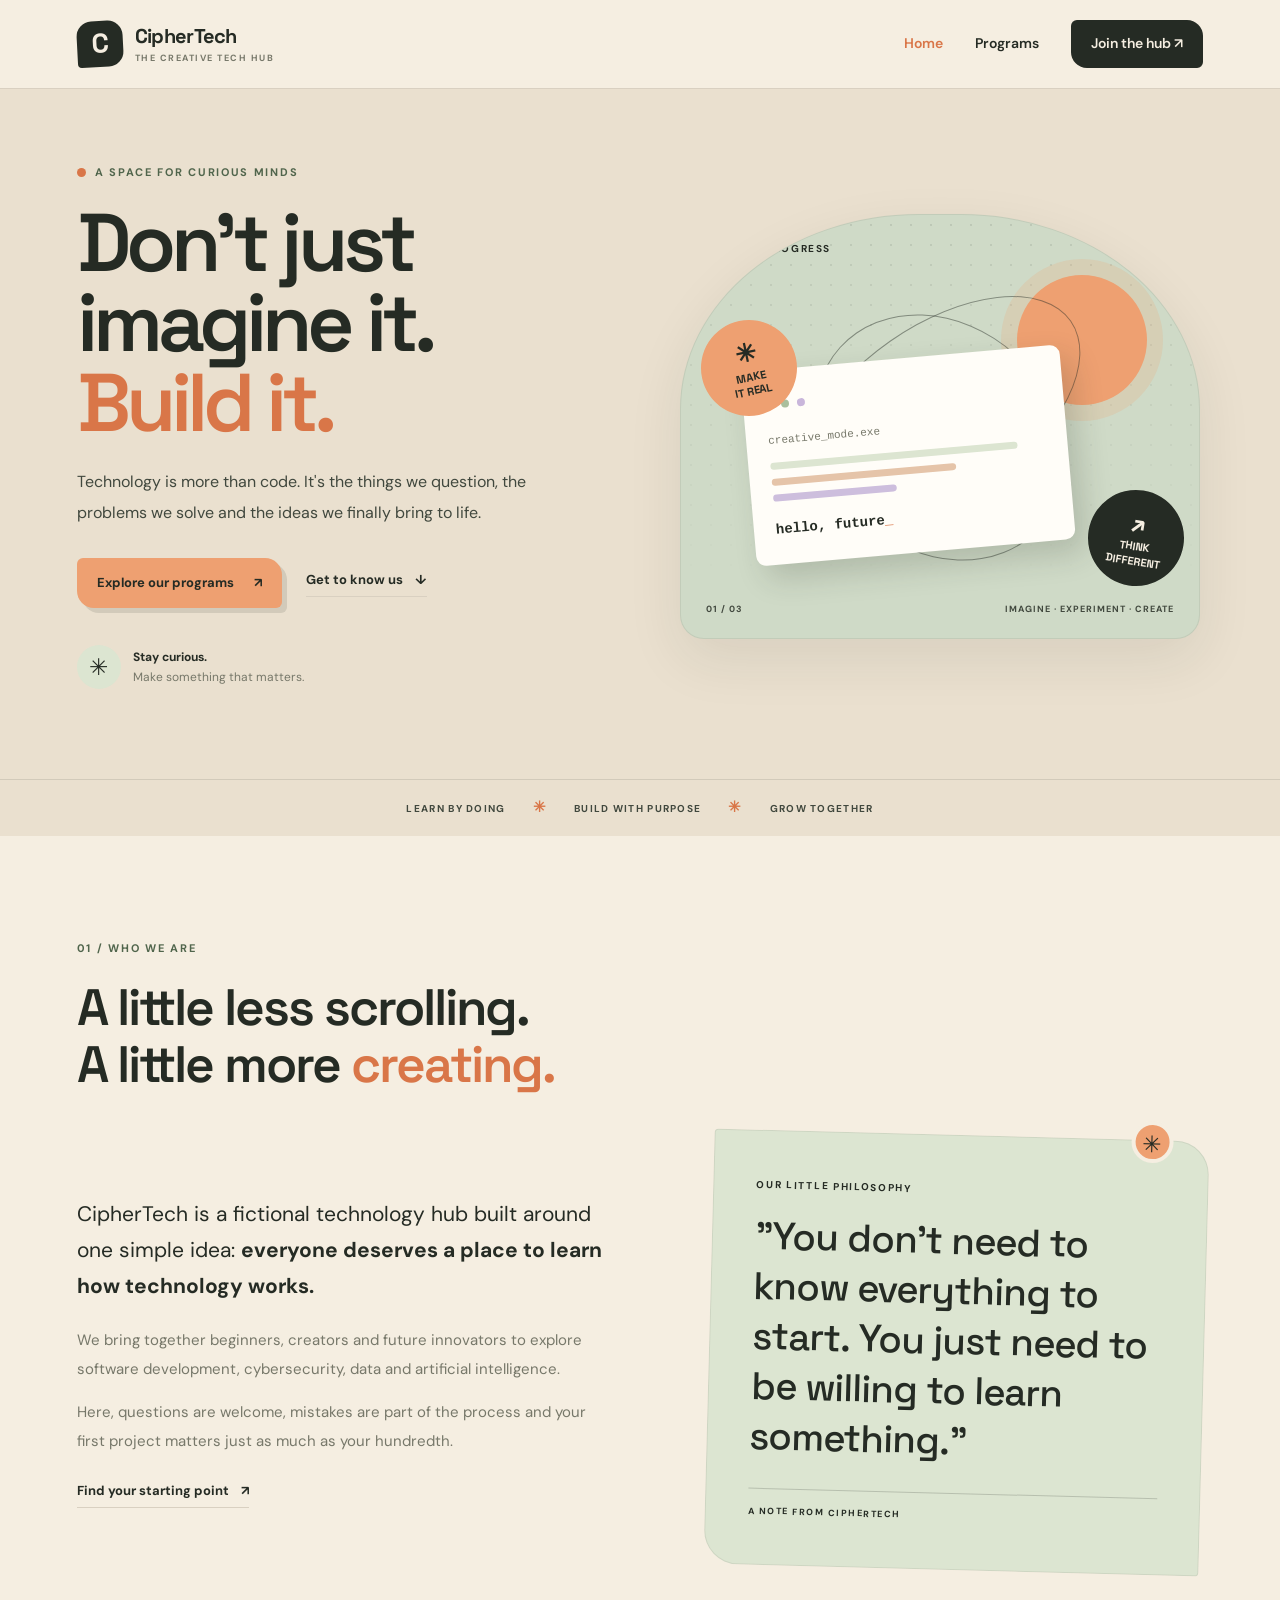
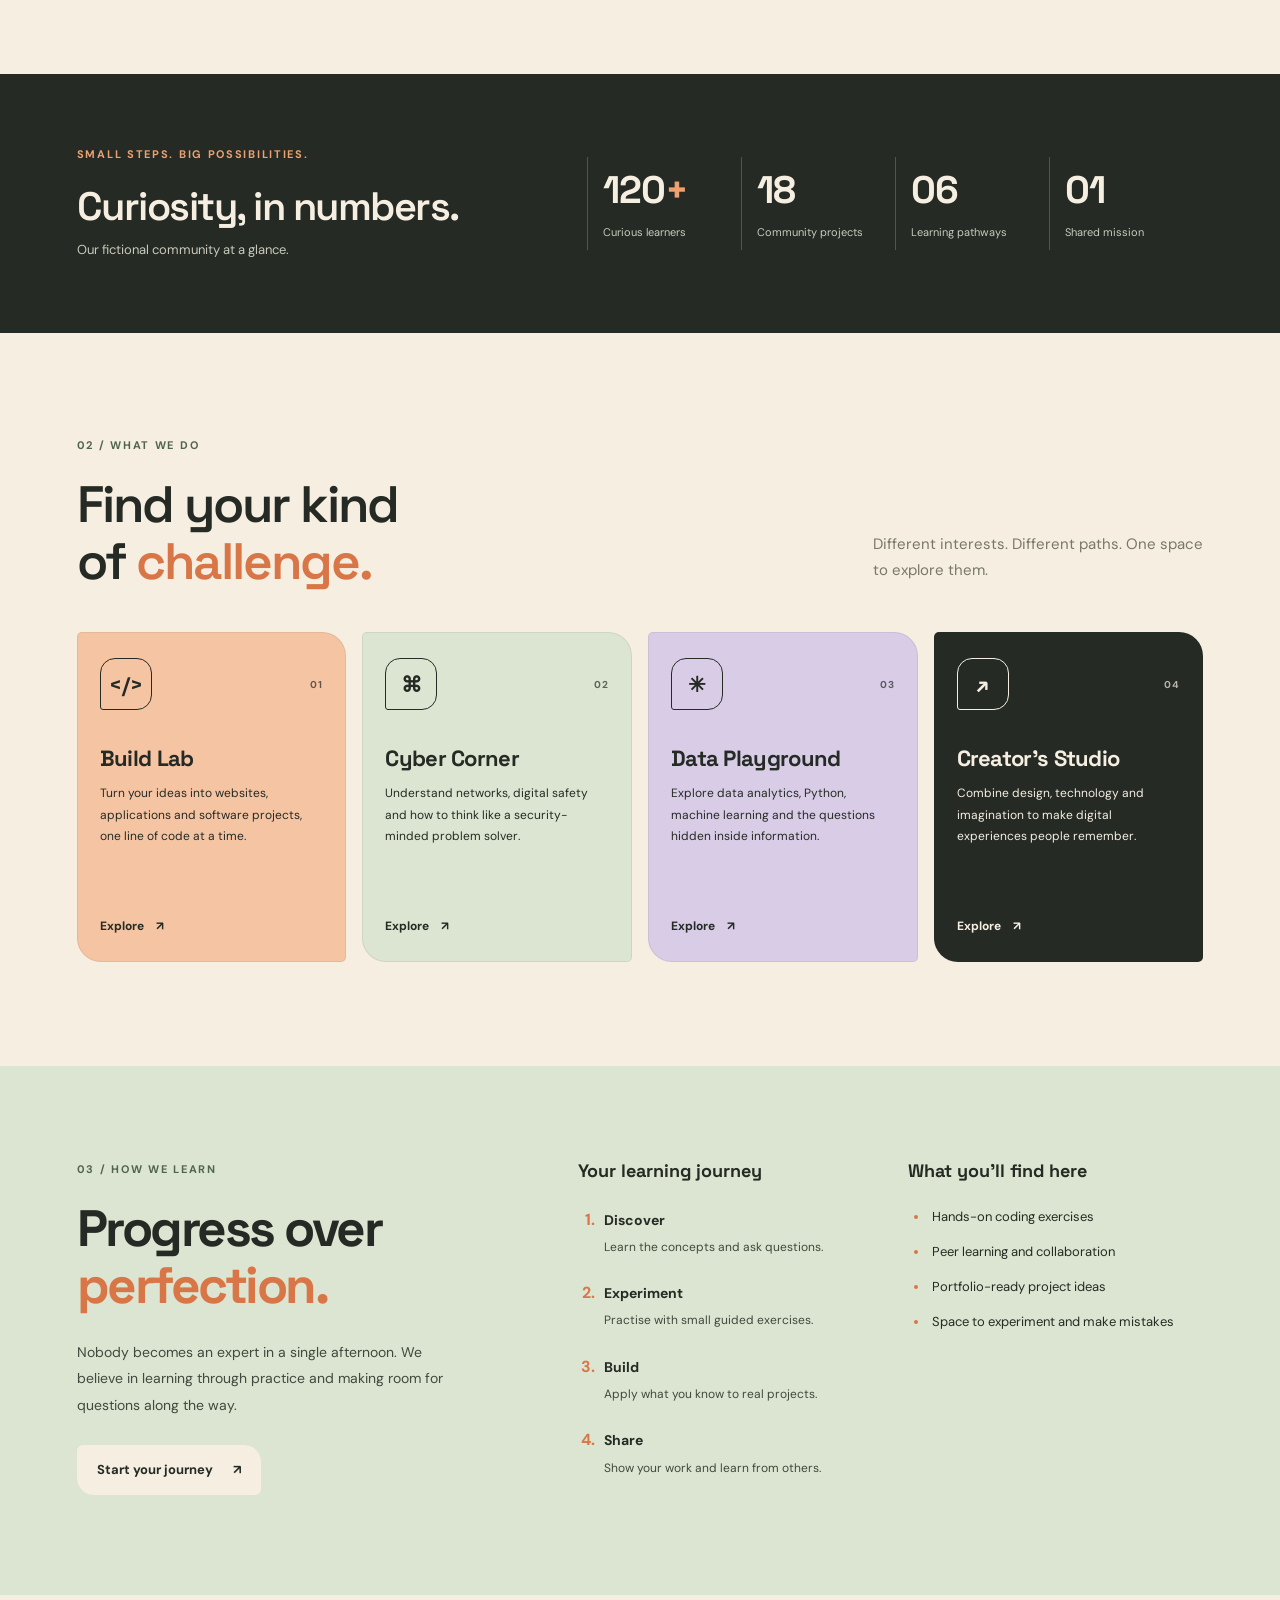
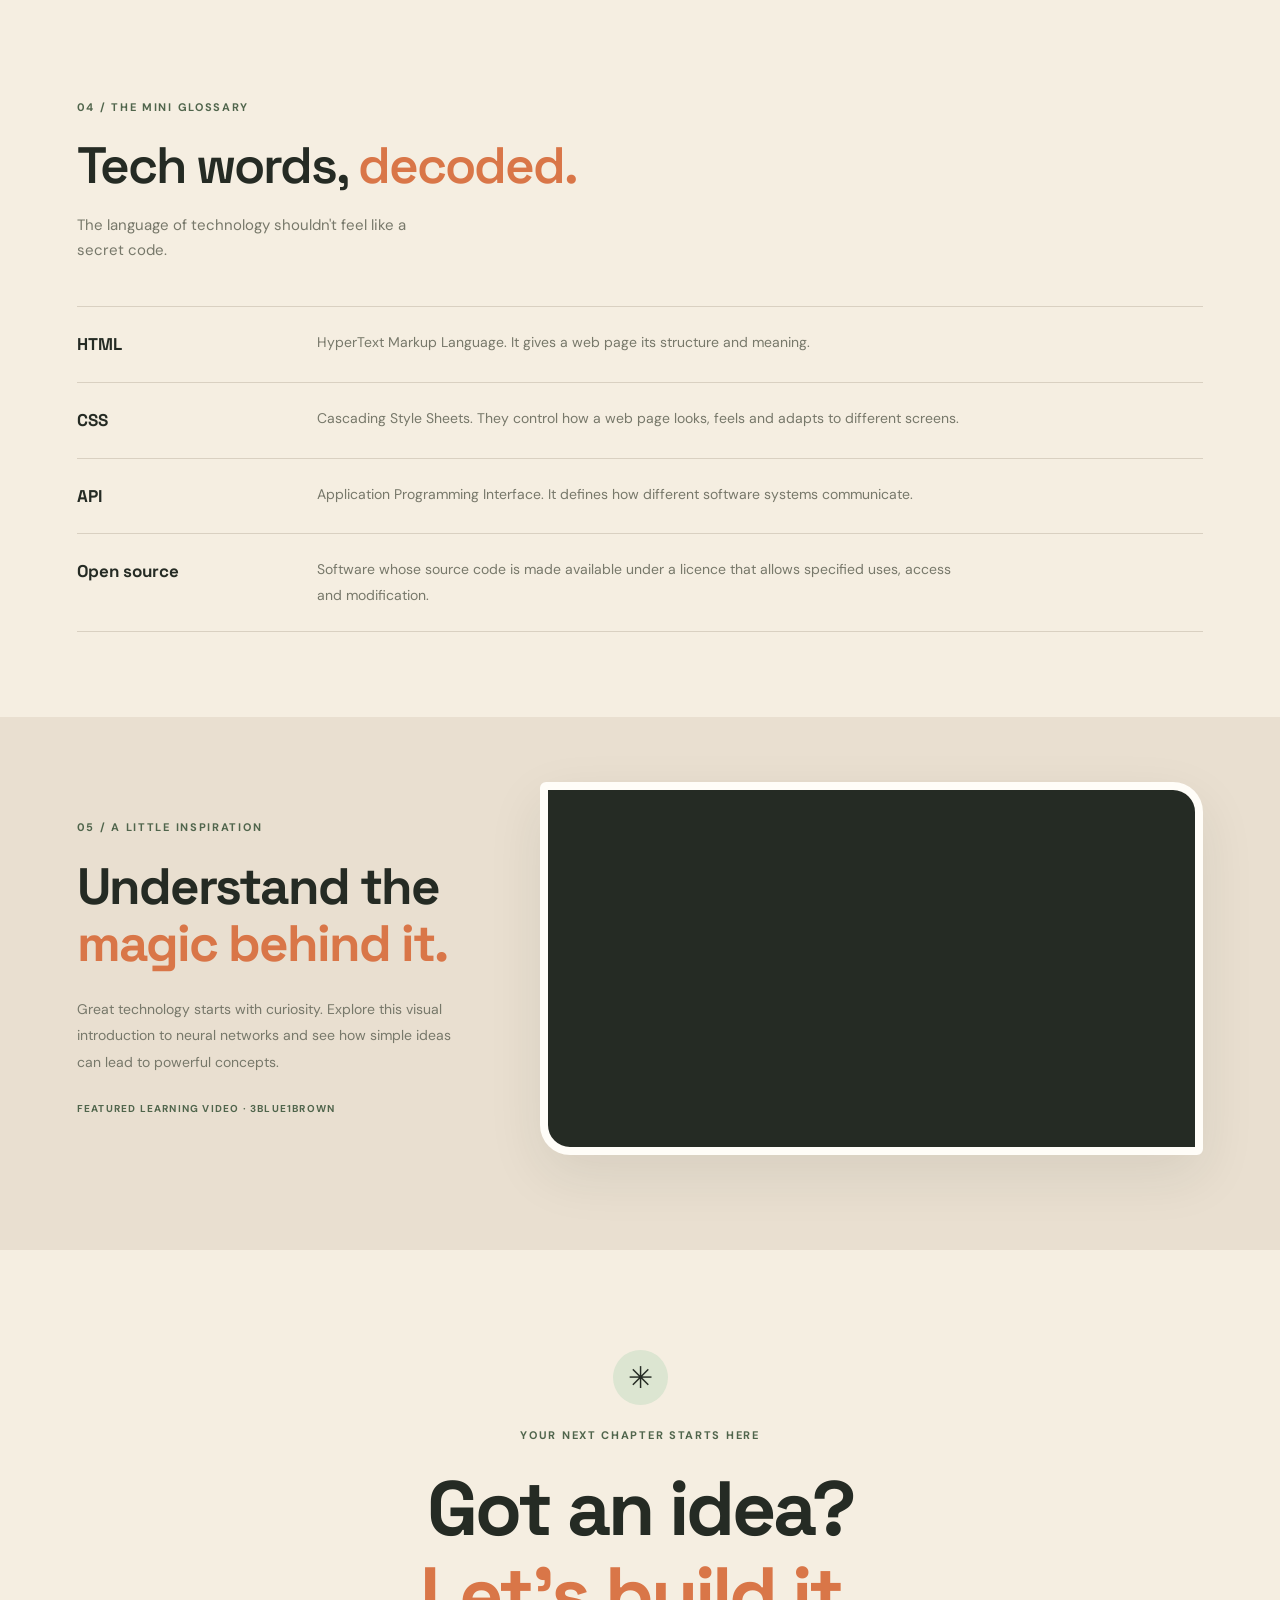
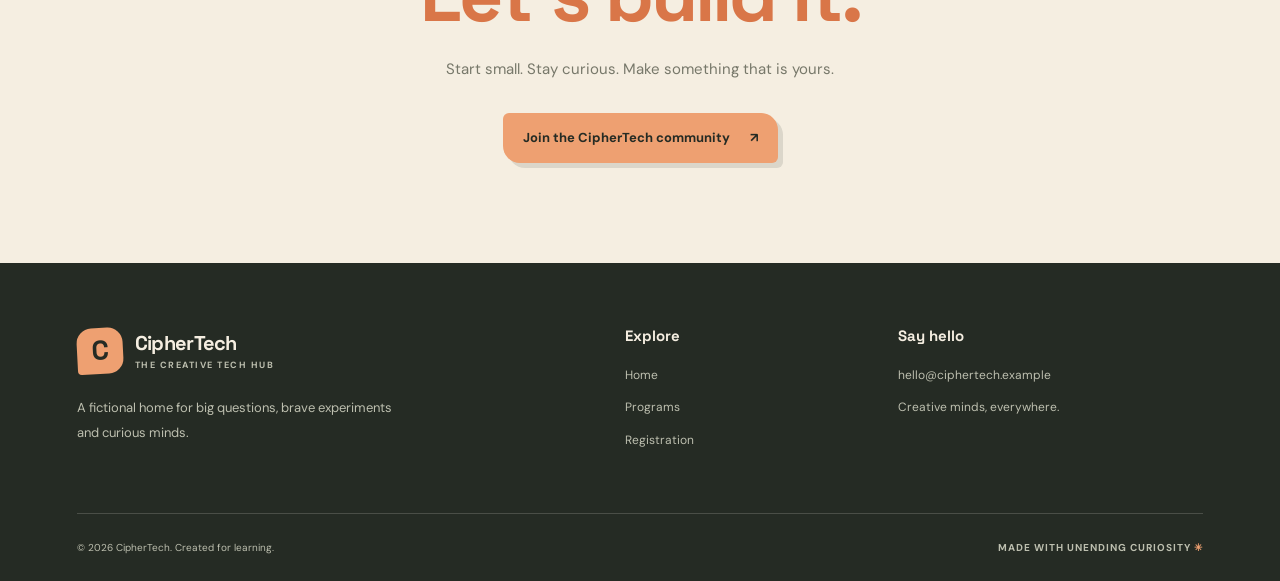
<file: index.html>
<!DOCTYPE html>
<html lang="en">
<head>
    <meta charset="UTF-8">
    <meta name="viewport" content="width=device-width, initial-scale=1.0">

    <meta name="description"
          content="CipherTech is a creative technology learning hub where curious minds learn, build and share.">

    <meta name="theme-color" content="#F5EEE1">

    <title>CipherTech | Make Ideas Work</title>

    <!-- Typography: decorative headings and readable body text -->
    <link rel="preconnect" href="https://fonts.googleapis.com">
    <link rel="preconnect" href="https://fonts.gstatic.com" crossorigin>

    <link href="https://fonts.googleapis.com/css2?family=DM+Sans:wght@400;500;600;700&family=Space+Grotesk:wght@400;500;600;700&display=swap"
          rel="stylesheet">

    <!-- External stylesheet: no inline CSS -->
    <link rel="stylesheet" href="static/css/index.css">
</head>

<body>

    <a class="skip-link" href="#main-content">Skip to content</a>

    <!-- Site header and navigation -->
    <header class="site-header">
        <div class="header-inner">

            <a class="brand" href="index.html" aria-label="CipherTech home">
                <span class="brand-mark" aria-hidden="true">C</span>

                <span class="brand-name">
                    <strong>CipherTech</strong>
                    <small>THE CREATIVE TECH HUB</small>
                </span>
            </a>

            <!-- Navigation for larger screens -->
            <nav class="desktop-nav" aria-label="Main navigation">
                <a class="nav-link active" href="index.html"
                   aria-current="page">Home</a>
                <a class="nav-link" href="programs.html">Programs</a>
                <a class="nav-link nav-cta" href="register.html">Join the hub ↗</a>
            </nav>

            <!-- Native mobile menu; JavaScript is not required -->
            <details class="mobile-menu">
                <summary aria-label="Open navigation menu">
                    <span>MENU</span>
                    <span class="menu-symbol" aria-hidden="true">☰</span>
                </summary>

                <nav class="mobile-nav" aria-label="Mobile navigation">
                    <a href="index.html" aria-current="page">Home</a>
                    <a href="programs.html">Programs</a>
                    <a href="register.html">Register</a>
                </nav>
            </details>

        </div>
    </header>

    <main id="main-content">

        <!-- Hero section -->
        <section class="hero-section">
            <div class="hero-layout">

                <div class="hero-copy">
                    <p class="eyebrow">
                        <span class="eyebrow-dot"></span>
                        A SPACE FOR CURIOUS MINDS
                    </p>

                    <h1>
                        Don't just<br>
                        imagine it.<br>
                        <span class="headline-accent">Build it.</span>
                    </h1>

                    <p class="hero-description">
                        Technology is more than code. It's the things we
                        question, the problems we solve and the ideas we
                        finally bring to life.
                    </p>

                    <div class="hero-actions">
                        <a class="button button-primary" href="programs.html">
                            Explore our programs <span>↗</span>
                        </a>

                        <a class="text-link" href="#about">
                            Get to know us <span>↓</span>
                        </a>
                    </div>

                    <div class="hero-note">
                        <span class="note-star" aria-hidden="true">✳</span>
                        <p>
                            <strong>Stay curious.</strong><br>
                            Make something that matters.
                        </p>
                    </div>
                </div>

                <!-- Decorative artwork created with HTML and CSS -->
                <div class="hero-art" aria-label="Abstract CipherTech artwork">
                    <div class="art-label">IDEAS IN PROGRESS</div>

                    <div class="art-sun" aria-hidden="true"></div>
                    <div class="art-orbit orbit-one" aria-hidden="true"></div>
                    <div class="art-orbit orbit-two" aria-hidden="true"></div>

                    <div class="art-grid" aria-hidden="true"></div>

                    <div class="art-card art-card-code">
                        <span class="code-dot"></span>
                        <span class="code-dot"></span>
                        <span class="code-dot"></span>
                        <p class="code-label">creative_mode.exe</p>
                        <div class="code-line long"></div>
                        <div class="code-line medium"></div>
                        <div class="code-line short"></div>
                        <p class="code-message">hello, future<span>_</span></p>
                    </div>

                    <div class="art-sticker sticker-orange">
                        <span aria-hidden="true">✳</span>
                        MAKE<br>IT REAL
                    </div>

                    <div class="art-sticker sticker-sage">
                        <span aria-hidden="true">↗</span>
                        THINK<br>DIFFERENT
                    </div>

                    <div class="art-bottom-note">
                        <span>01 / 03</span>
                        <span>IMAGINE · EXPERIMENT · CREATE</span>
                    </div>
                </div>

            </div>

            <div class="hero-bottom-line">
                <span>LEARN BY DOING</span>
                <span aria-hidden="true">✳</span>
                <span>BUILD WITH PURPOSE</span>
                <span aria-hidden="true">✳</span>
                <span>GROW TOGETHER</span>
            </div>
        </section>

        <!-- About section -->
        <section class="section about-section" id="about">
            <div class="section-heading">
                <p class="eyebrow">01 / WHO WE ARE</p>
                <h2>A little less scrolling.<br>A little more <span>creating.</span></h2>
            </div>

            <div class="about-layout">

                <div class="about-copy">
                    <p class="lead-text">
                        CipherTech is a fictional technology hub built around
                        one simple idea: <strong>everyone deserves a place
                        to learn how technology works.</strong>
                    </p>

                    <p>
                        We bring together beginners, creators and future
                        innovators to explore software development,
                        cybersecurity, data and artificial intelligence.
                    </p>

                    <p>
                        Here, questions are welcome, mistakes are part of
                        the process and your first project matters just as
                        much as your hundredth.
                    </p>

                    <a class="text-link" href="programs.html">
                        Find your starting point <span>↗</span>
                    </a>
                </div>

                <aside class="about-note">
                    <span class="note-pin" aria-hidden="true">✳</span>
                    <p class="note-small">OUR LITTLE PHILOSOPHY</p>

                    <blockquote>
                        "You don't need to know everything to start.
                        You just need to be willing to learn something."
                    </blockquote>

                    <div class="note-signature">
                        A NOTE FROM CIPHERTECH
                    </div>
                </aside>

            </div>
        </section>

        <!-- Statistics section -->
        <section class="statistics-section" aria-labelledby="stats-heading">
            <div class="statistics-inner">
                <div class="statistics-intro">
                    <p class="eyebrow">SMALL STEPS. BIG POSSIBILITIES.</p>
                    <h2 id="stats-heading">Curiosity, in numbers.</h2>
                    <p>Our fictional community at a glance.</p>
                </div>

                <div class="statistics-grid">
                    <div class="stat-item">
                        <strong>120<span>+</span></strong>
                        <p>Curious learners</p>
                    </div>

                    <div class="stat-item">
                        <strong>18</strong>
                        <p>Community projects</p>
                    </div>

                    <div class="stat-item">
                        <strong>06</strong>
                        <p>Learning pathways</p>
                    </div>

                    <div class="stat-item">
                        <strong>01</strong>
                        <p>Shared mission</p>
                    </div>
                </div>
            </div>
        </section>

        <!-- Services and benefits -->
        <section class="section services-section" id="services">
            <div class="section-heading services-heading">
                <div>
                    <p class="eyebrow">02 / WHAT WE DO</p>
                    <h2>Find your kind<br>of <span>challenge.</span></h2>
                </div>

                <p class="heading-aside">
                    Different interests. Different paths.
                    One space to explore them.
                </p>
            </div>

            <div class="service-grid">

                <article class="service-card service-card-orange">
                    <div class="service-card-top">
                        <span class="service-icon" aria-hidden="true">&lt;/&gt;</span>
                        <span class="card-number">01</span>
                    </div>

                    <h3>Build Lab</h3>

                    <p>
                        Turn your ideas into websites, applications and
                        software projects, one line of code at a time.
                    </p>

                    <a href="programs.html" class="card-link"
                       aria-label="Explore software development programs">
                        Explore <span>↗</span>
                    </a>
                </article>

                <article class="service-card service-card-sage">
                    <div class="service-card-top">
                        <span class="service-icon" aria-hidden="true">⌘</span>
                        <span class="card-number">02</span>
                    </div>

                    <h3>Cyber Corner</h3>

                    <p>
                        Understand networks, digital safety and how to
                        think like a security-minded problem solver.
                    </p>

                    <a href="programs.html" class="card-link"
                       aria-label="Explore cybersecurity programs">
                        Explore <span>↗</span>
                    </a>
                </article>

                <article class="service-card service-card-lilac">
                    <div class="service-card-top">
                        <span class="service-icon" aria-hidden="true">✳</span>
                        <span class="card-number">03</span>
                    </div>

                    <h3>Data Playground</h3>

                    <p>
                        Explore data analytics, Python, machine learning
                        and the questions hidden inside information.
                    </p>

                    <a href="programs.html" class="card-link"
                       aria-label="Explore data and artificial intelligence programs">
                        Explore <span>↗</span>
                    </a>
                </article>

                <article class="service-card service-card-dark">
                    <div class="service-card-top">
                        <span class="service-icon" aria-hidden="true">↗</span>
                        <span class="card-number">04</span>
                    </div>

                    <h3>Creator's Studio</h3>

                    <p>
                        Combine design, technology and imagination
                        to make digital experiences people remember.
                    </p>

                    <a href="programs.html" class="card-link"
                       aria-label="Explore design and creative technology programs">
                        Explore <span>↗</span>
                    </a>
                </article>

            </div>
        </section>

        <!-- Ordered list and unordered list -->
        <section class="learning-section">
            <div class="learning-layout">

                <div class="learning-copy">
                    <p class="eyebrow">03 / HOW WE LEARN</p>
                    <h2>Progress over<br><span>perfection.</span></h2>

                    <p>
                        Nobody becomes an expert in a single afternoon.
                        We believe in learning through practice and
                        making room for questions along the way.
                    </p>

                    <a href="register.html" class="button button-light">
                        Start your journey <span>↗</span>
                    </a>
                </div>

                <div class="learning-details">

                    <div class="learning-list-block">
                        <h3>Your learning journey</h3>

                        <!-- Ordered list -->
                        <ol class="journey-list">
                            <li>
                                <span>Discover</span>
                                <p>Learn the concepts and ask questions.</p>
                            </li>

                            <li>
                                <span>Experiment</span>
                                <p>Practise with small guided exercises.</p>
                            </li>

                            <li>
                                <span>Build</span>
                                <p>Apply what you know to real projects.</p>
                            </li>

                            <li>
                                <span>Share</span>
                                <p>Show your work and learn from others.</p>
                            </li>
                        </ol>
                    </div>

                    <div class="learning-list-block resources-block">
                        <h3>What you'll find here</h3>

                        <!-- Unordered list -->
                        <ul class="resource-list">
                            <li>Hands-on coding exercises</li>
                            <li>Peer learning and collaboration</li>
                            <li>Portfolio-ready project ideas</li>
                            <li>Space to experiment and make mistakes</li>
                        </ul>
                    </div>

                </div>
            </div>
        </section>

        <!-- Description list of technical terms -->
        <section class="section glossary-section">
            <div class="section-heading">
                <p class="eyebrow">04 / THE MINI GLOSSARY</p>
                <h2>Tech words, <span>decoded.</span></h2>
                <p class="heading-aside">
                    The language of technology shouldn't feel like
                    a secret code.
                </p>
            </div>

            <dl class="glossary-list">

                <div class="glossary-item">
                    <dt>HTML</dt>
                    <dd>
                        HyperText Markup Language. It gives a web page
                        its structure and meaning.
                    </dd>
                </div>

                <div class="glossary-item">
                    <dt>CSS</dt>
                    <dd>
                        Cascading Style Sheets. They control how a
                        web page looks, feels and adapts to different screens.
                    </dd>
                </div>

                <div class="glossary-item">
                    <dt>API</dt>
                    <dd>
                        Application Programming Interface. It defines
                        how different software systems communicate.
                    </dd>
                </div>

                <div class="glossary-item">
                    <dt>Open source</dt>
                    <dd>
                        Software whose source code is made available
                        under a licence that allows specified uses,
                        access and modification.
                    </dd>
                </div>

            </dl>
        </section>

        <!-- Embedded content using an iframe -->
        <section class="section inspiration-section" id="inspiration">
            <div class="inspiration-layout">

                <div class="inspiration-copy">
                    <p class="eyebrow">05 / A LITTLE INSPIRATION</p>

                    <h2>Understand the<br><span>magic behind it.</span></h2>

                    <p>
                        Great technology starts with curiosity. Explore
                        this visual introduction to neural networks and
                        see how simple ideas can lead to powerful concepts.
                    </p>

                    <p class="video-caption">
                        FEATURED LEARNING VIDEO · 3BLUE1BROWN
                    </p>
                </div>

                <div class="video-frame">
                    <iframe
                        src="https://www.youtube-nocookie.com/embed/aircAruvnKk"
                        title="But what is a neural network? An introduction to neural networks by 3Blue1Brown"
                        loading="lazy"
                        referrerpolicy="strict-origin-when-cross-origin"
                        allow="accelerometer; autoplay; clipboard-write; encrypted-media; gyroscope; picture-in-picture; web-share"
                        allowfullscreen>
                    </iframe>
                </div>

            </div>
        </section>

        <!-- Call to action -->
        <section class="final-cta">
            <div class="final-cta-inner">
                <span class="cta-decoration" aria-hidden="true">✳</span>

                <p class="eyebrow">YOUR NEXT CHAPTER STARTS HERE</p>

                <h2>Got an idea?<br><span>Let's build it.</span></h2>

                <p>
                    Start small. Stay curious. Make something
                    that is yours.
                </p>

                <a class="button button-primary" href="register.html">
                    Join the CipherTech community <span>↗</span>
                </a>
            </div>
        </section>

    </main>

    <!-- Footer -->
    <footer class="site-footer">
        <div class="footer-main">

            <div class="footer-brand">
                <a class="brand footer-logo" href="index.html">
                    <span class="brand-mark" aria-hidden="true">C</span>

                    <span class="brand-name">
                        <strong>CipherTech</strong>
                        <small>THE CREATIVE TECH HUB</small>
                    </span>
                </a>

                <p>
                    A fictional home for big questions,
                    brave experiments and curious minds.
                </p>
            </div>

            <div class="footer-column">
                <h3>Explore</h3>
                <a href="index.html">Home</a>
                <a href="programs.html">Programs</a>
                <a href="register.html">Registration</a>
            </div>

            <div class="footer-column">
                <h3>Say hello</h3>
                <a href="mailto:hello@ciphertech.example">
                    hello@ciphertech.example
                </a>
                <p>Creative minds, everywhere.</p>
            </div>

        </div>

        <div class="footer-bottom">
            <p>© 2026 CipherTech. Created for learning.</p>
            <p>MADE WITH UNENDING CURIOSITY <span aria-hidden="true">✳</span></p>
        </div>
    </footer>

</body>
</html>
</file>
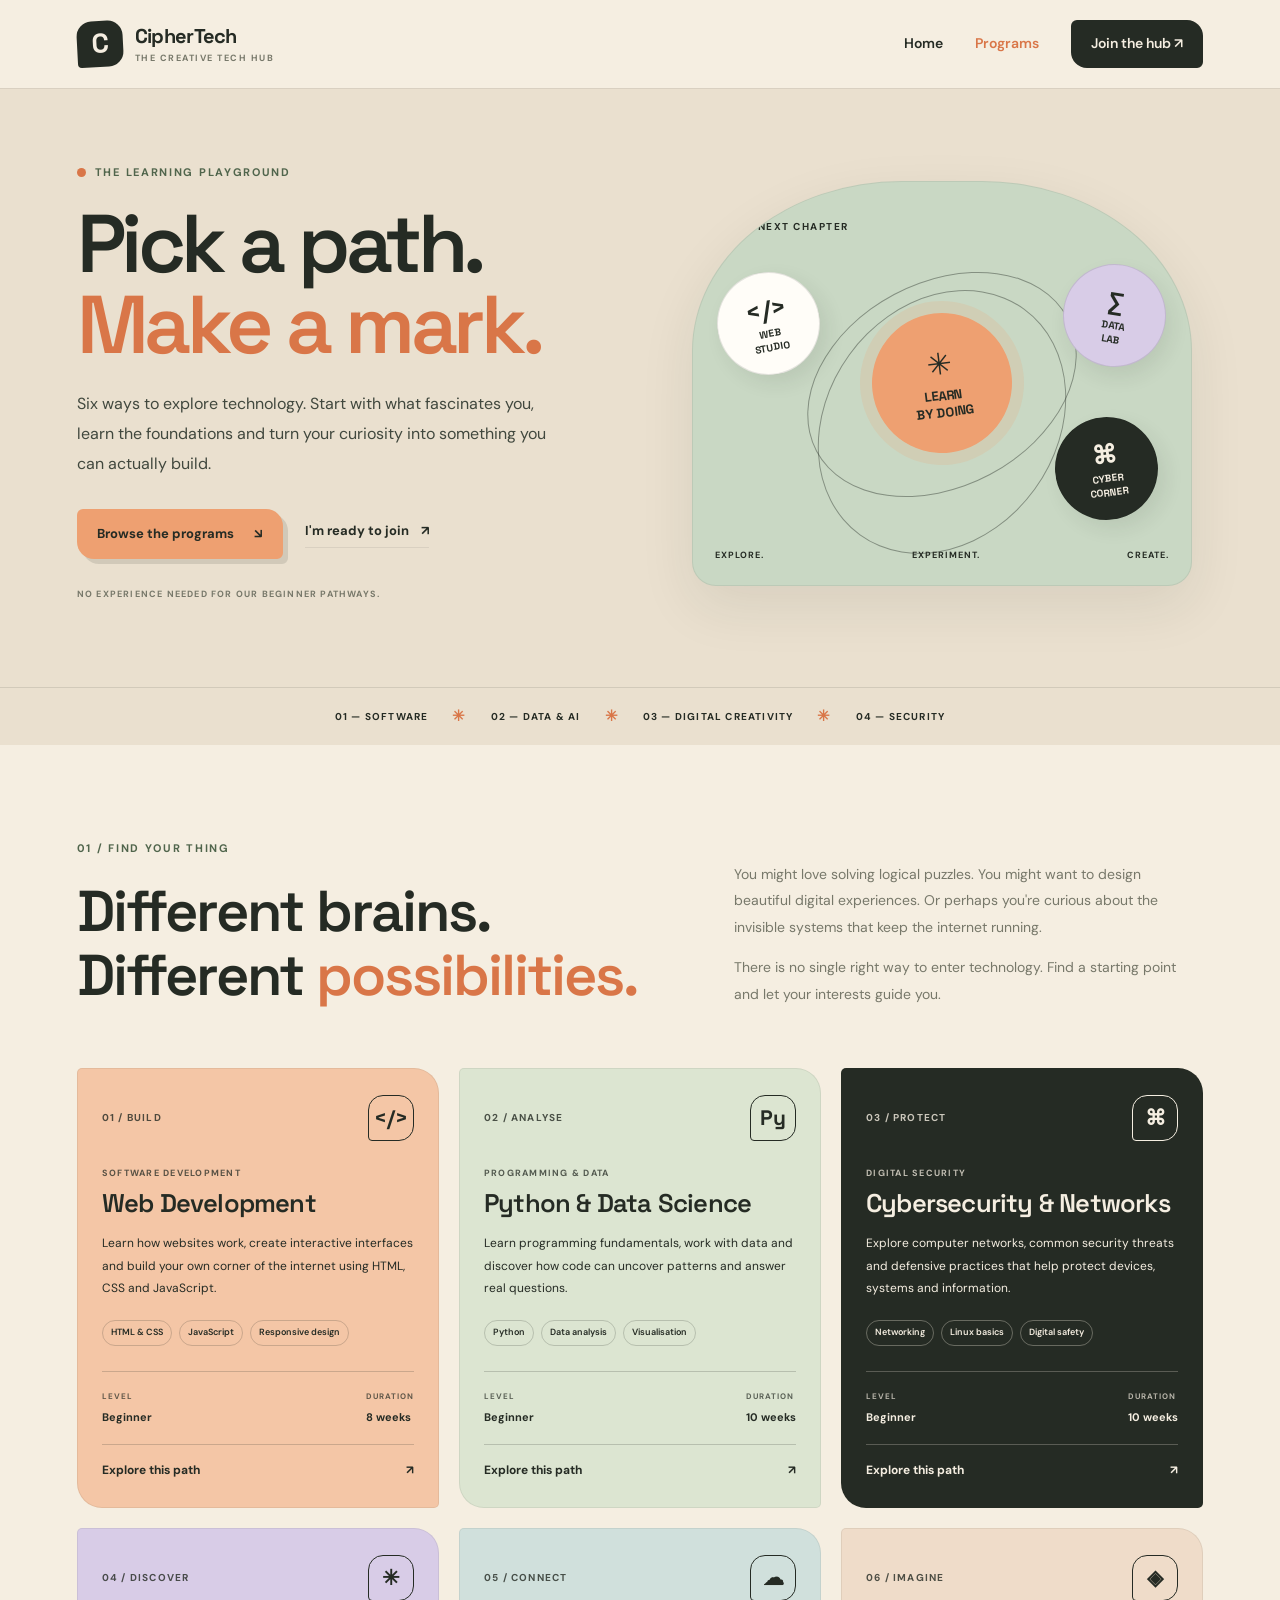
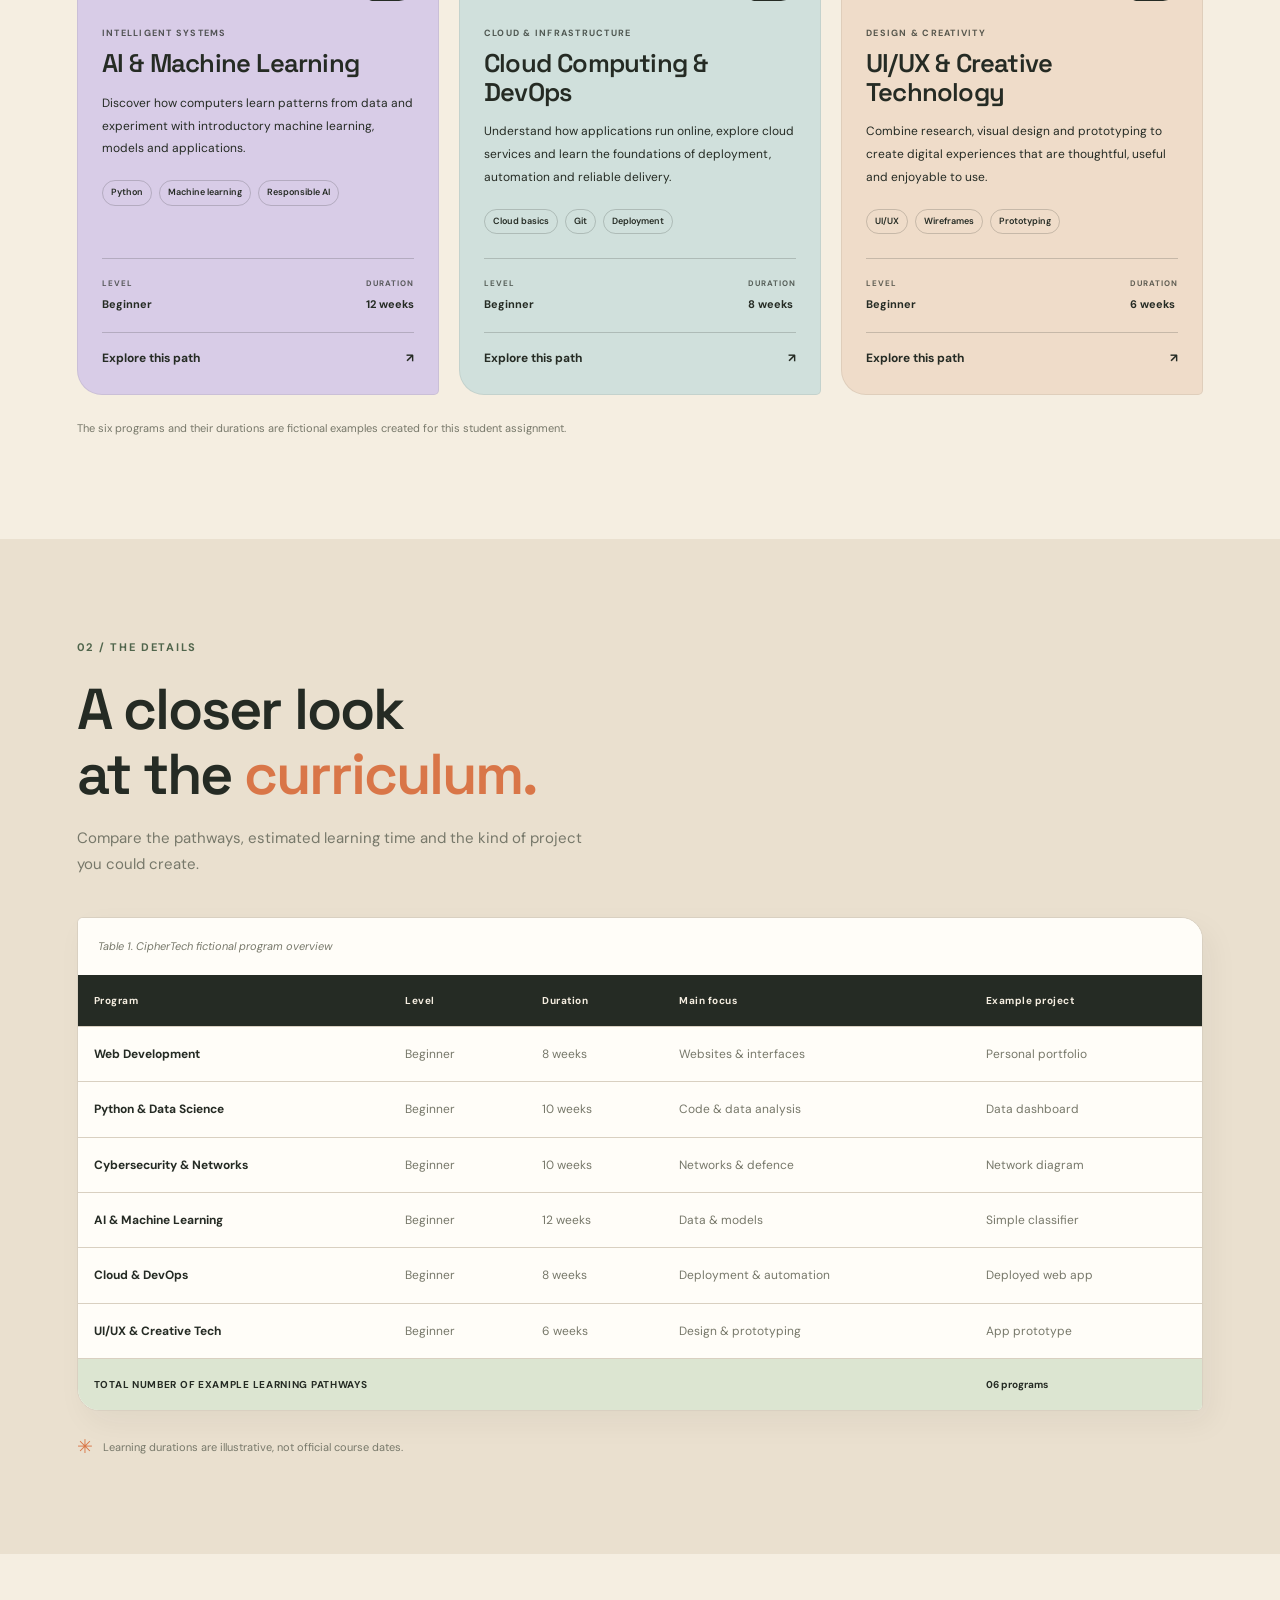
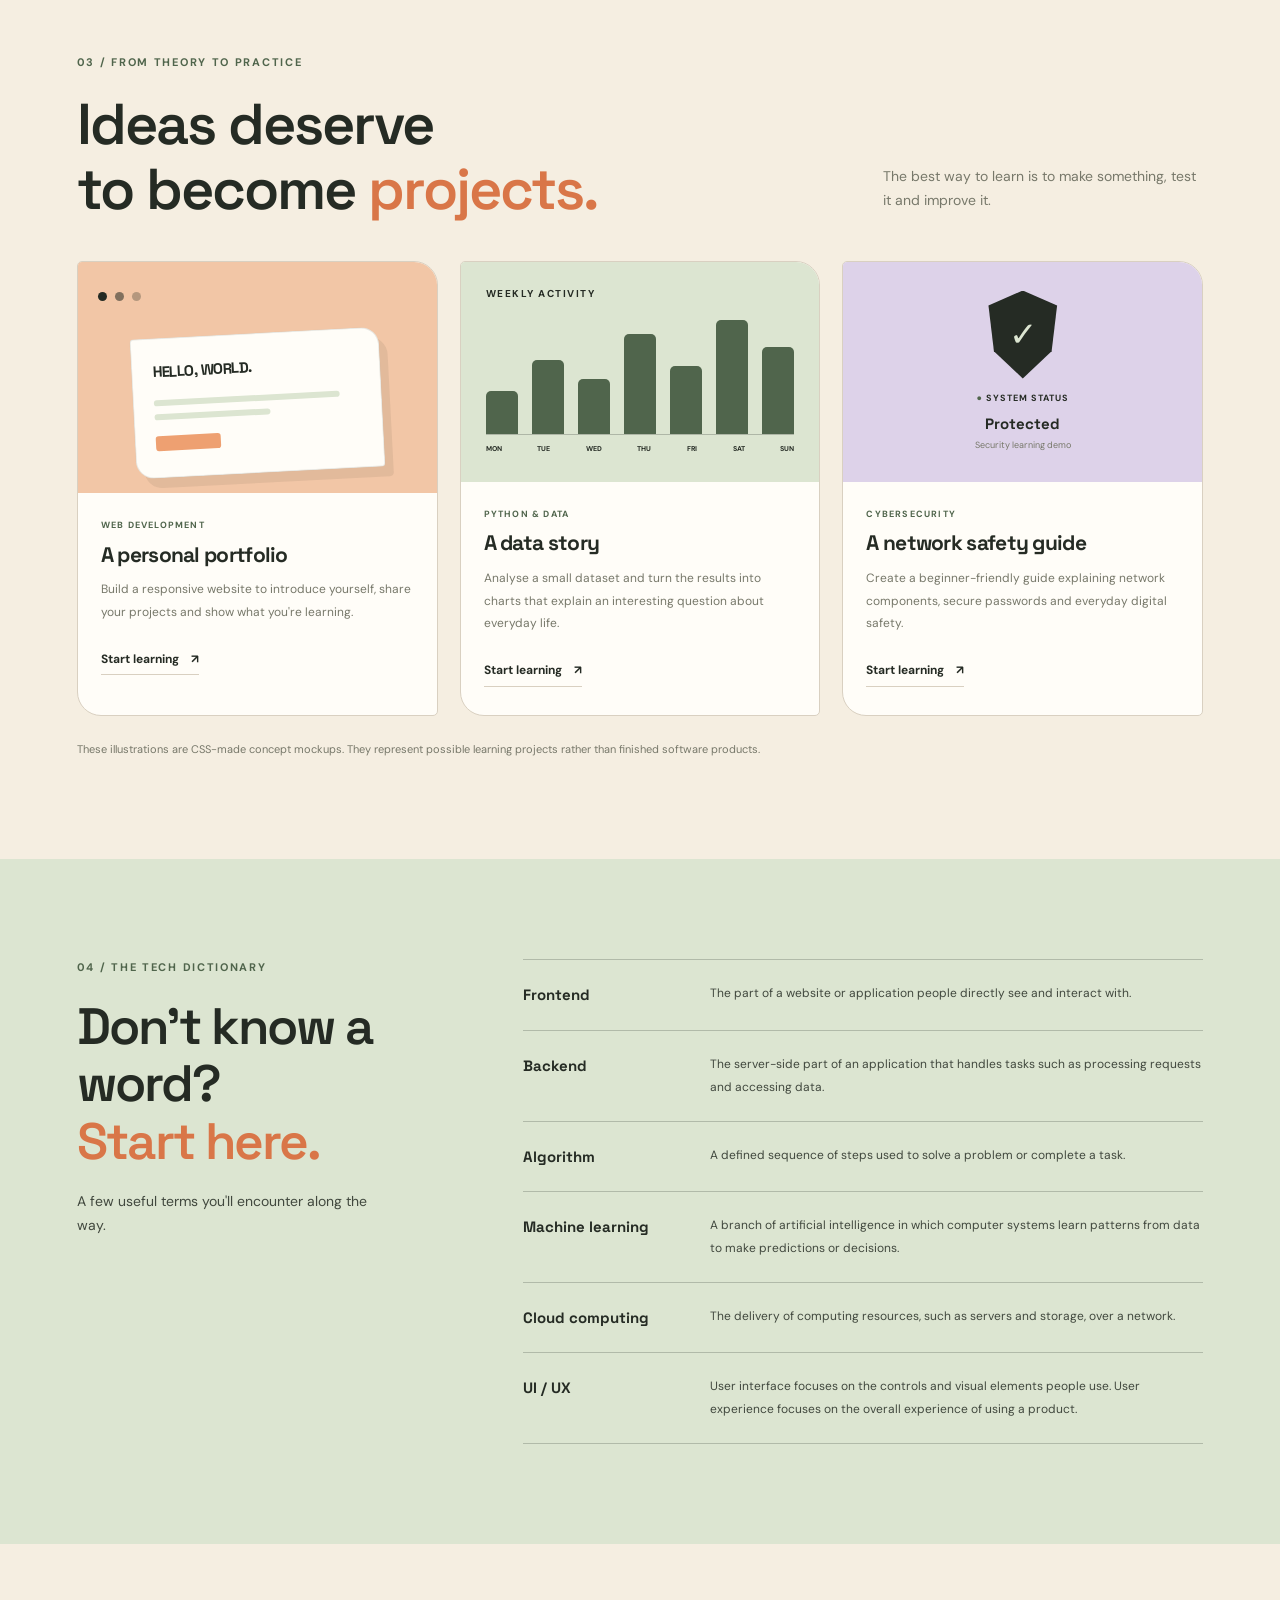
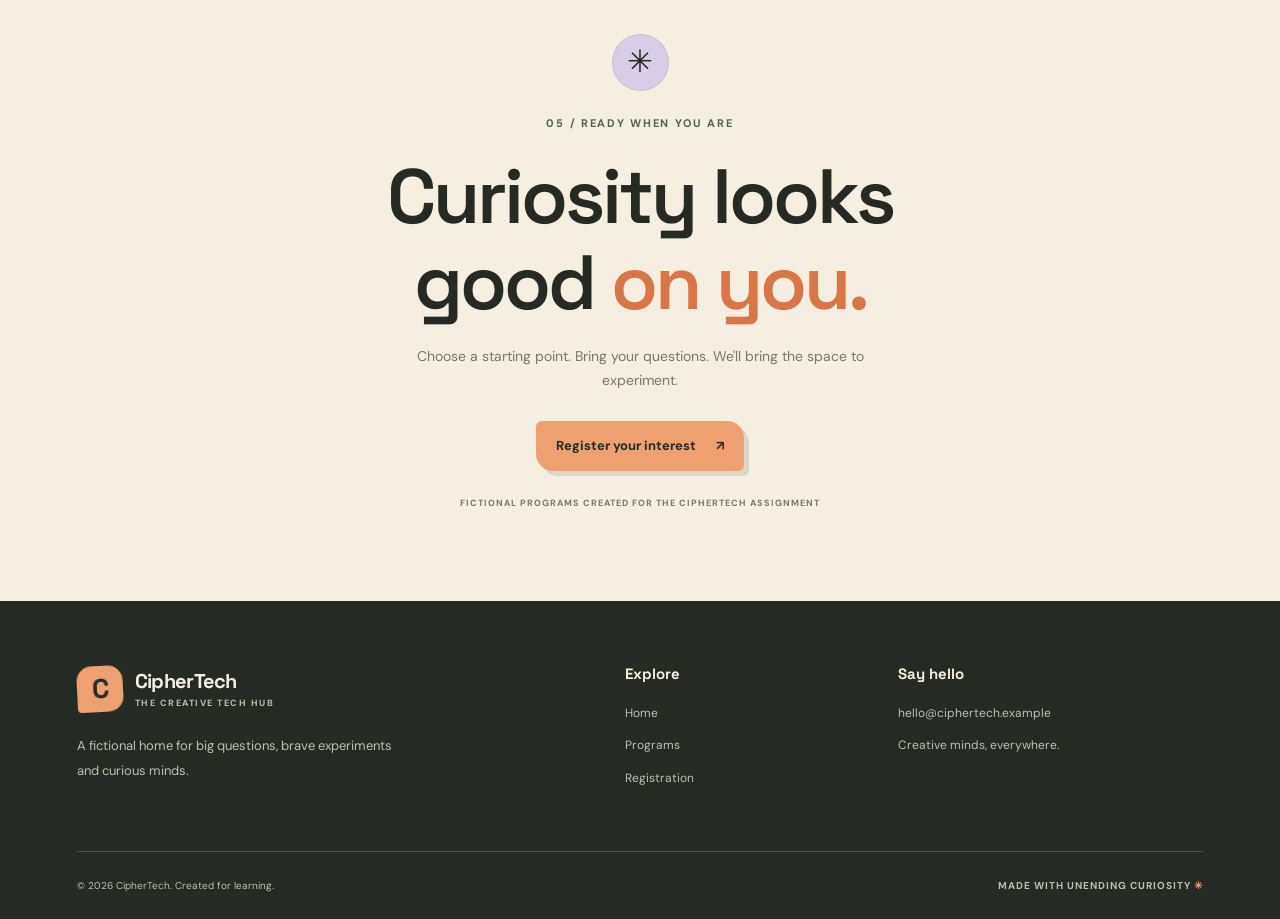
<file: programs.html>
<!DOCTYPE html>
<html lang="en">
<head>
    <meta charset="UTF-8">
    <meta name="viewport" content="width=device-width, initial-scale=1.0">
    <meta name="description" content="Explore CipherTech's technology learning programs, from web development to cybersecurity, data and creative technology.">
    <meta name="theme-color" content="#F5EEE1">

    <title>Our Programs | CipherTech</title>

    <link rel="preconnect" href="https://fonts.googleapis.com">
    <link rel="preconnect" href="https://fonts.gstatic.com" crossorigin>
    <link href="https://fonts.googleapis.com/css2?family=DM+Sans:wght@400;500;600;700&family=Space+Grotesk:wght@400;500;600;700&display=swap" rel="stylesheet">

    <link rel="stylesheet" href="static/css/programs.css">
</head>

<body>

    <a class="skip-link" href="#main-content">Skip to content</a>

    <!-- HEADER -->
    <header class="site-header">
        <div class="header-inner">

            <a class="brand" href="index.html" aria-label="CipherTech home">
                <span class="brand-mark" aria-hidden="true">C</span>
                <span class="brand-name">
                    <strong>CipherTech</strong>
                    <small>THE CREATIVE TECH HUB</small>
                </span>
            </a>

            <nav class="desktop-nav" aria-label="Main navigation">
                <a class="nav-link" href="index.html">Home</a>
                <a class="nav-link active" href="programs.html" aria-current="page">Programs</a>
                <a class="nav-link nav-cta" href="register.html">Join the hub ↗</a>
            </nav>

            <details class="mobile-menu">
                <summary aria-label="Open navigation menu">
                    <span>MENU</span>
                    <span class="menu-symbol" aria-hidden="true">☰</span>
                </summary>
                <nav class="mobile-nav" aria-label="Mobile navigation">
                    <a href="index.html">Home</a>
                    <a href="programs.html" aria-current="page">Programs</a>
                    <a href="register.html">Register</a>
                </nav>
            </details>

        </div>
    </header>

    <main id="main-content">

        <!-- PAGE HERO -->
        <section class="programs-hero">
            <div class="programs-hero-inner">

                <div class="programs-hero-copy">
                    <p class="eyebrow">
                        <span class="eyebrow-dot"></span>
                        THE LEARNING PLAYGROUND
                    </p>

                    <h1>Pick a path.<br><span>Make a mark.</span></h1>

                    <p class="hero-description">
                        Six ways to explore technology. Start with what
                        fascinates you, learn the foundations and turn
                        your curiosity into something you can actually build.
                    </p>

                    <div class="hero-actions">
                        <a class="button button-primary" href="#program-catalog">
                            Browse the programs <span>↘</span>
                        </a>
                        <a class="text-link" href="register.html">
                            I'm ready to join <span>↗</span>
                        </a>
                    </div>

                    <p class="hero-footnote">
                        NO EXPERIENCE NEEDED FOR OUR BEGINNER PATHWAYS.
                    </p>
                </div>

                <!-- Decorative artwork made with HTML and CSS -->
                <div class="programs-art" aria-label="Decorative learning board">

                    <div class="art-board-heading">
                        <span>YOUR NEXT CHAPTER</span>
                        <span aria-hidden="true">✳</span>
                    </div>

                    <div class="orbit-circle orbit-circle-one"></div>
                    <div class="orbit-circle orbit-circle-two"></div>

                    <div class="learning-sticker sticker-web">
                        <span class="sticker-icon" aria-hidden="true">&lt;/&gt;</span>
                        <span>WEB<br>STUDIO</span>
                    </div>

                    <div class="learning-sticker sticker-data">
                        <span class="sticker-icon" aria-hidden="true">∑</span>
                        <span>DATA<br>LAB</span>
                    </div>

                    <div class="learning-sticker sticker-security">
                        <span class="sticker-icon" aria-hidden="true">⌘</span>
                        <span>CYBER<br>CORNER</span>
                    </div>

                    <div class="art-center">
                        <span aria-hidden="true">✳</span>
                        <strong>LEARN<br>BY DOING</strong>
                    </div>

                    <div class="art-board-footer">
                        <span>EXPLORE.</span>
                        <span>EXPERIMENT.</span>
                        <span>CREATE.</span>
                    </div>

                </div>
            </div>

            <div class="hero-ribbon">
                <span>01 — SOFTWARE</span>
                <span aria-hidden="true">✳</span>
                <span>02 — DATA & AI</span>
                <span aria-hidden="true">✳</span>
                <span>03 — DIGITAL CREATIVITY</span>
                <span aria-hidden="true">✳</span>
                <span>04 — SECURITY</span>
            </div>
        </section>

        <!-- INTRODUCTION -->
        <section class="section catalog-intro" id="program-catalog">

            <div>
                <p class="eyebrow">01 / FIND YOUR THING</p>
                <h2>Different brains.<br>Different <span>possibilities.</span></h2>
            </div>

            <div class="intro-copy">
                <p>
                    You might love solving logical puzzles. You might want
                    to design beautiful digital experiences. Or perhaps
                    you're curious about the invisible systems that keep
                    the internet running.
                </p>
                <p>
                    There is no single right way to enter technology.
                    Find a starting point and let your interests guide you.
                </p>
            </div>

        </section>

        <!-- SIX PROGRAM CARDS -->
        <section class="program-catalog section-wide" aria-label="Available programs">

            <div class="program-grid">

                <article class="program-card program-web">
                    <div class="program-card-top">
                        <span class="program-number">01 / BUILD</span>
                        <span class="program-symbol" aria-hidden="true">&lt;/&gt;</span>
                    </div>
                    <p class="program-category">SOFTWARE DEVELOPMENT</p>
                    <h3>Web Development</h3>
                    <p class="program-description">
                        Learn how websites work, create interactive interfaces
                        and build your own corner of the internet using HTML,
                        CSS and JavaScript.
                    </p>
                    <div class="program-tags">
                        <span>HTML & CSS</span>
                        <span>JavaScript</span>
                        <span>Responsive design</span>
                    </div>
                    <div class="program-card-bottom">
                        <div><span class="meta-label">LEVEL</span><strong>Beginner</strong></div>
                        <div><span class="meta-label">DURATION</span><strong>8 weeks</strong></div>
                    </div>
                    <a class="program-link" href="register.html" aria-label="Register for Web Development">
                        Explore this path <span>↗</span>
                    </a>
                </article>

                <article class="program-card program-python">
                    <div class="program-card-top">
                        <span class="program-number">02 / ANALYSE</span>
                        <span class="program-symbol" aria-hidden="true">Py</span>
                    </div>
                    <p class="program-category">PROGRAMMING & DATA</p>
                    <h3>Python & Data Science</h3>
                    <p class="program-description">
                        Learn programming fundamentals, work with data and
                        discover how code can uncover patterns and answer
                        real questions.
                    </p>
                    <div class="program-tags">
                        <span>Python</span>
                        <span>Data analysis</span>
                        <span>Visualisation</span>
                    </div>
                    <div class="program-card-bottom">
                        <div><span class="meta-label">LEVEL</span><strong>Beginner</strong></div>
                        <div><span class="meta-label">DURATION</span><strong>10 weeks</strong></div>
                    </div>
                    <a class="program-link" href="register.html" aria-label="Register for Python and Data Science">
                        Explore this path <span>↗</span>
                    </a>
                </article>

                <article class="program-card program-cyber">
                    <div class="program-card-top">
                        <span class="program-number">03 / PROTECT</span>
                        <span class="program-symbol" aria-hidden="true">⌘</span>
                    </div>
                    <p class="program-category">DIGITAL SECURITY</p>
                    <h3>Cybersecurity & Networks</h3>
                    <p class="program-description">
                        Explore computer networks, common security threats
                        and defensive practices that help protect devices,
                        systems and information.
                    </p>
                    <div class="program-tags">
                        <span>Networking</span>
                        <span>Linux basics</span>
                        <span>Digital safety</span>
                    </div>
                    <div class="program-card-bottom">
                        <div><span class="meta-label">LEVEL</span><strong>Beginner</strong></div>
                        <div><span class="meta-label">DURATION</span><strong>10 weeks</strong></div>
                    </div>
                    <a class="program-link" href="register.html" aria-label="Register for Cybersecurity and Networks">
                        Explore this path <span>↗</span>
                    </a>
                </article>

                <article class="program-card program-ai">
                    <div class="program-card-top">
                        <span class="program-number">04 / DISCOVER</span>
                        <span class="program-symbol" aria-hidden="true">✳</span>
                    </div>
                    <p class="program-category">INTELLIGENT SYSTEMS</p>
                    <h3>AI & Machine Learning</h3>
                    <p class="program-description">
                        Discover how computers learn patterns from data and
                        experiment with introductory machine learning,
                        models and applications.
                    </p>
                    <div class="program-tags">
                        <span>Python</span>
                        <span>Machine learning</span>
                        <span>Responsible AI</span>
                    </div>
                    <div class="program-card-bottom">
                        <div><span class="meta-label">LEVEL</span><strong>Beginner</strong></div>
                        <div><span class="meta-label">DURATION</span><strong>12 weeks</strong></div>
                    </div>
                    <a class="program-link" href="register.html" aria-label="Register for AI and Machine Learning">
                        Explore this path <span>↗</span>
                    </a>
                </article>

                <article class="program-card program-cloud">
                    <div class="program-card-top">
                        <span class="program-number">05 / CONNECT</span>
                        <span class="program-symbol" aria-hidden="true">☁</span>
                    </div>
                    <p class="program-category">CLOUD & INFRASTRUCTURE</p>
                    <h3>Cloud Computing & DevOps</h3>
                    <p class="program-description">
                        Understand how applications run online, explore
                        cloud services and learn the foundations of
                        deployment, automation and reliable delivery.
                    </p>
                    <div class="program-tags">
                        <span>Cloud basics</span>
                        <span>Git</span>
                        <span>Deployment</span>
                    </div>
                    <div class="program-card-bottom">
                        <div><span class="meta-label">LEVEL</span><strong>Beginner</strong></div>
                        <div><span class="meta-label">DURATION</span><strong>8 weeks</strong></div>
                    </div>
                    <a class="program-link" href="register.html" aria-label="Register for Cloud Computing and DevOps">
                        Explore this path <span>↗</span>
                    </a>
                </article>

                <article class="program-card program-design">
                    <div class="program-card-top">
                        <span class="program-number">06 / IMAGINE</span>
                        <span class="program-symbol" aria-hidden="true">◈</span>
                    </div>
                    <p class="program-category">DESIGN & CREATIVITY</p>
                    <h3>UI/UX & Creative Technology</h3>
                    <p class="program-description">
                        Combine research, visual design and prototyping
                        to create digital experiences that are thoughtful,
                        useful and enjoyable to use.
                    </p>
                    <div class="program-tags">
                        <span>UI/UX</span>
                        <span>Wireframes</span>
                        <span>Prototyping</span>
                    </div>
                    <div class="program-card-bottom">
                        <div><span class="meta-label">LEVEL</span><strong>Beginner</strong></div>
                        <div><span class="meta-label">DURATION</span><strong>6 weeks</strong></div>
                    </div>
                    <a class="program-link" href="register.html" aria-label="Register for UI UX and Creative Technology">
                        Explore this path <span>↗</span>
                    </a>
                </article>

            </div>

            <p class="catalog-disclaimer">
                The six programs and their durations are fictional examples
                created for this student assignment.
            </p>
        </section>

        <!-- PROGRAM DETAILS TABLE -->
        <section class="curriculum-section">
            <div class="section table-section-inner">

                <div class="section-heading">
                    <p class="eyebrow">02 / THE DETAILS</p>
                    <h2>A closer look<br>at the <span>curriculum.</span></h2>
                    <p class="section-description">
                        Compare the pathways, estimated learning time and
                        the kind of project you could create.
                    </p>
                </div>

                <div class="table-wrap">
                    <table class="program-table">

                        <caption>Table 1. CipherTech fictional program overview</caption>

                        <thead>
                            <tr>
                                <th scope="col">Program</th>
                                <th scope="col">Level</th>
                                <th scope="col">Duration</th>
                                <th scope="col">Main focus</th>
                                <th scope="col">Example project</th>
                            </tr>
                        </thead>

                        <tbody>
                            <tr>
                                <th scope="row">Web Development</th>
                                <td>Beginner</td>
                                <td>8 weeks</td>
                                <td>Websites & interfaces</td>
                                <td>Personal portfolio</td>
                            </tr>
                            <tr>
                                <th scope="row">Python & Data Science</th>
                                <td>Beginner</td>
                                <td>10 weeks</td>
                                <td>Code & data analysis</td>
                                <td>Data dashboard</td>
                            </tr>
                            <tr>
                                <th scope="row">Cybersecurity & Networks</th>
                                <td>Beginner</td>
                                <td>10 weeks</td>
                                <td>Networks & defence</td>
                                <td>Network diagram</td>
                            </tr>
                            <tr>
                                <th scope="row">AI & Machine Learning</th>
                                <td>Beginner</td>
                                <td>12 weeks</td>
                                <td>Data & models</td>
                                <td>Simple classifier</td>
                            </tr>
                            <tr>
                                <th scope="row">Cloud & DevOps</th>
                                <td>Beginner</td>
                                <td>8 weeks</td>
                                <td>Deployment & automation</td>
                                <td>Deployed web app</td>
                            </tr>
                            <tr>
                                <th scope="row">UI/UX & Creative Tech</th>
                                <td>Beginner</td>
                                <td>6 weeks</td>
                                <td>Design & prototyping</td>
                                <td>App prototype</td>
                            </tr>
                        </tbody>

                        <tfoot>
                            <tr>
                                <td colspan="4">TOTAL NUMBER OF EXAMPLE LEARNING PATHWAYS</td>
                                <td>06 programs</td>
                            </tr>
                        </tfoot>

                    </table>
                </div>

                <p class="table-note">
                    <span aria-hidden="true">✳</span>
                    Learning durations are illustrative, not official course dates.
                </p>

            </div>
        </section>

        <!-- PROJECT IDEAS -->
        <section class="section project-section">

            <div class="section-heading project-heading">
                <div>
                    <p class="eyebrow">03 / FROM THEORY TO PRACTICE</p>
                    <h2>Ideas deserve<br>to become <span>projects.</span></h2>
                </div>

                <p class="heading-aside">
                    The best way to learn is to make something,
                    test it and improve it.
                </p>
            </div>

            <div class="project-grid">

                <article class="project-card">
                    <div class="project-visual visual-portfolio">
                        <span class="visual-window-dot"></span>
                        <span class="visual-window-dot"></span>
                        <span class="visual-window-dot"></span>

                        <div class="mockup-content">
                            <span>HELLO, WORLD.</span>
                            <div class="mockup-line"></div>
                            <div class="mockup-line small"></div>
                            <div class="mockup-button"></div>
                        </div>
                    </div>

                    <div class="project-info">
                        <p class="project-type">WEB DEVELOPMENT</p>
                        <h3>A personal portfolio</h3>
                        <p>
                            Build a responsive website to introduce yourself,
                            share your projects and show what you're learning.
                        </p>
                        <a href="register.html" class="text-link">
                            Start learning <span>↗</span>
                        </a>
                    </div>
                </article>

                <article class="project-card">
                    <div class="project-visual visual-data">
                        <div class="chart-label">WEEKLY ACTIVITY</div>

                        <!-- Bar heights are controlled by external CSS -->
                        <div class="mini-chart" aria-hidden="true">
                            <span class="chart-bar chart-bar-one"></span>
                            <span class="chart-bar chart-bar-two"></span>
                            <span class="chart-bar chart-bar-three"></span>
                            <span class="chart-bar chart-bar-four"></span>
                            <span class="chart-bar chart-bar-five"></span>
                            <span class="chart-bar chart-bar-six"></span>
                            <span class="chart-bar chart-bar-seven"></span>
                        </div>

                        <div class="chart-bottom">
                            <span>MON</span>
                            <span>TUE</span>
                            <span>WED</span>
                            <span>THU</span>
                            <span>FRI</span>
                            <span>SAT</span>
                            <span>SUN</span>
                        </div>
                    </div>

                    <div class="project-info">
                        <p class="project-type">PYTHON & DATA</p>
                        <h3>A data story</h3>
                        <p>
                            Analyse a small dataset and turn the results
                            into charts that explain an interesting question
                            about everyday life.
                        </p>
                        <a href="register.html" class="text-link">
                            Start learning <span>↗</span>
                        </a>
                    </div>
                </article>

                <article class="project-card">
                    <div class="project-visual visual-security">
                        <div class="shield-illustration" aria-hidden="true">
                            <span>✓</span>
                        </div>

                        <div class="security-label">
                            <span>●</span> SYSTEM STATUS
                        </div>

                        <div class="security-status">
                            <strong>Protected</strong>
                            <span>Security learning demo</span>
                        </div>
                    </div>

                    <div class="project-info">
                        <p class="project-type">CYBERSECURITY</p>
                        <h3>A network safety guide</h3>
                        <p>
                            Create a beginner-friendly guide explaining
                            network components, secure passwords and
                            everyday digital safety.
                        </p>
                        <a href="register.html" class="text-link">
                            Start learning <span>↗</span>
                        </a>
                    </div>
                </article>

            </div>

            <p class="project-disclaimer">
                These illustrations are CSS-made concept mockups.
                They represent possible learning projects rather than
                finished software products.
            </p>

        </section>

        <!-- TECHNICAL DESCRIPTION LIST -->
        <section class="glossary-section">
            <div class="section glossary-inner">

                <div class="glossary-heading">
                    <p class="eyebrow">04 / THE TECH DICTIONARY</p>
                    <h2>Don't know a word?<br><span>Start here.</span></h2>
                    <p>A few useful terms you'll encounter along the way.</p>
                </div>

                <dl class="technical-glossary">

                    <div class="term-row">
                        <dt>Frontend</dt>
                        <dd>
                            The part of a website or application people
                            directly see and interact with.
                        </dd>
                    </div>

                    <div class="term-row">
                        <dt>Backend</dt>
                        <dd>
                            The server-side part of an application that
                            handles tasks such as processing requests
                            and accessing data.
                        </dd>
                    </div>

                    <div class="term-row">
                        <dt>Algorithm</dt>
                        <dd>
                            A defined sequence of steps used to solve
                            a problem or complete a task.
                        </dd>
                    </div>

                    <div class="term-row">
                        <dt>Machine learning</dt>
                        <dd>
                            A branch of artificial intelligence in which
                            computer systems learn patterns from data
                            to make predictions or decisions.
                        </dd>
                    </div>

                    <div class="term-row">
                        <dt>Cloud computing</dt>
                        <dd>
                            The delivery of computing resources, such as
                            servers and storage, over a network.
                        </dd>
                    </div>

                    <div class="term-row">
                        <dt>UI / UX</dt>
                        <dd>
                            User interface focuses on the controls and
                            visual elements people use. User experience
                            focuses on the overall experience of using a product.
                        </dd>
                    </div>

                </dl>
            </div>
        </section>

        <!-- CALL TO ACTION -->
        <section class="program-cta">
            <div class="program-cta-inner">

                <div class="cta-orbit" aria-hidden="true">✳</div>

                <p class="eyebrow">05 / READY WHEN YOU ARE</p>
                <h2>Curiosity looks<br>good <span>on you.</span></h2>

                <p>
                    Choose a starting point. Bring your questions.
                    We'll bring the space to experiment.
                </p>

                <a href="register.html" class="button button-primary">
                    Register your interest <span>↗</span>
                </a>

                <p class="cta-footnote">
                    FICTIONAL PROGRAMS CREATED FOR THE CIPHERTECH ASSIGNMENT
                </p>
            </div>
        </section>

    </main>

    <!-- FOOTER -->
    <footer class="site-footer">
        <div class="footer-main">

            <div class="footer-brand">
                <a class="brand footer-logo" href="index.html">
                    <span class="brand-mark" aria-hidden="true">C</span>
                    <span class="brand-name">
                        <strong>CipherTech</strong>
                        <small>THE CREATIVE TECH HUB</small>
                    </span>
                </a>

                <p>
                    A fictional home for big questions,
                    brave experiments and curious minds.
                </p>
            </div>

            <div class="footer-column">
                <h3>Explore</h3>
                <a href="index.html">Home</a>
                <a href="programs.html">Programs</a>
                <a href="register.html">Registration</a>
            </div>

            <div class="footer-column">
                <h3>Say hello</h3>
                <a href="mailto:hello@ciphertech.example">hello@ciphertech.example</a>
                <p>Creative minds, everywhere.</p>
            </div>

        </div>

        <div class="footer-bottom">
            <p>© 2026 CipherTech. Created for learning.</p>
            <p>MADE WITH UNENDING CURIOSITY <span aria-hidden="true">✳</span></p>
        </div>
    </footer>

</body>
</html>
</file>
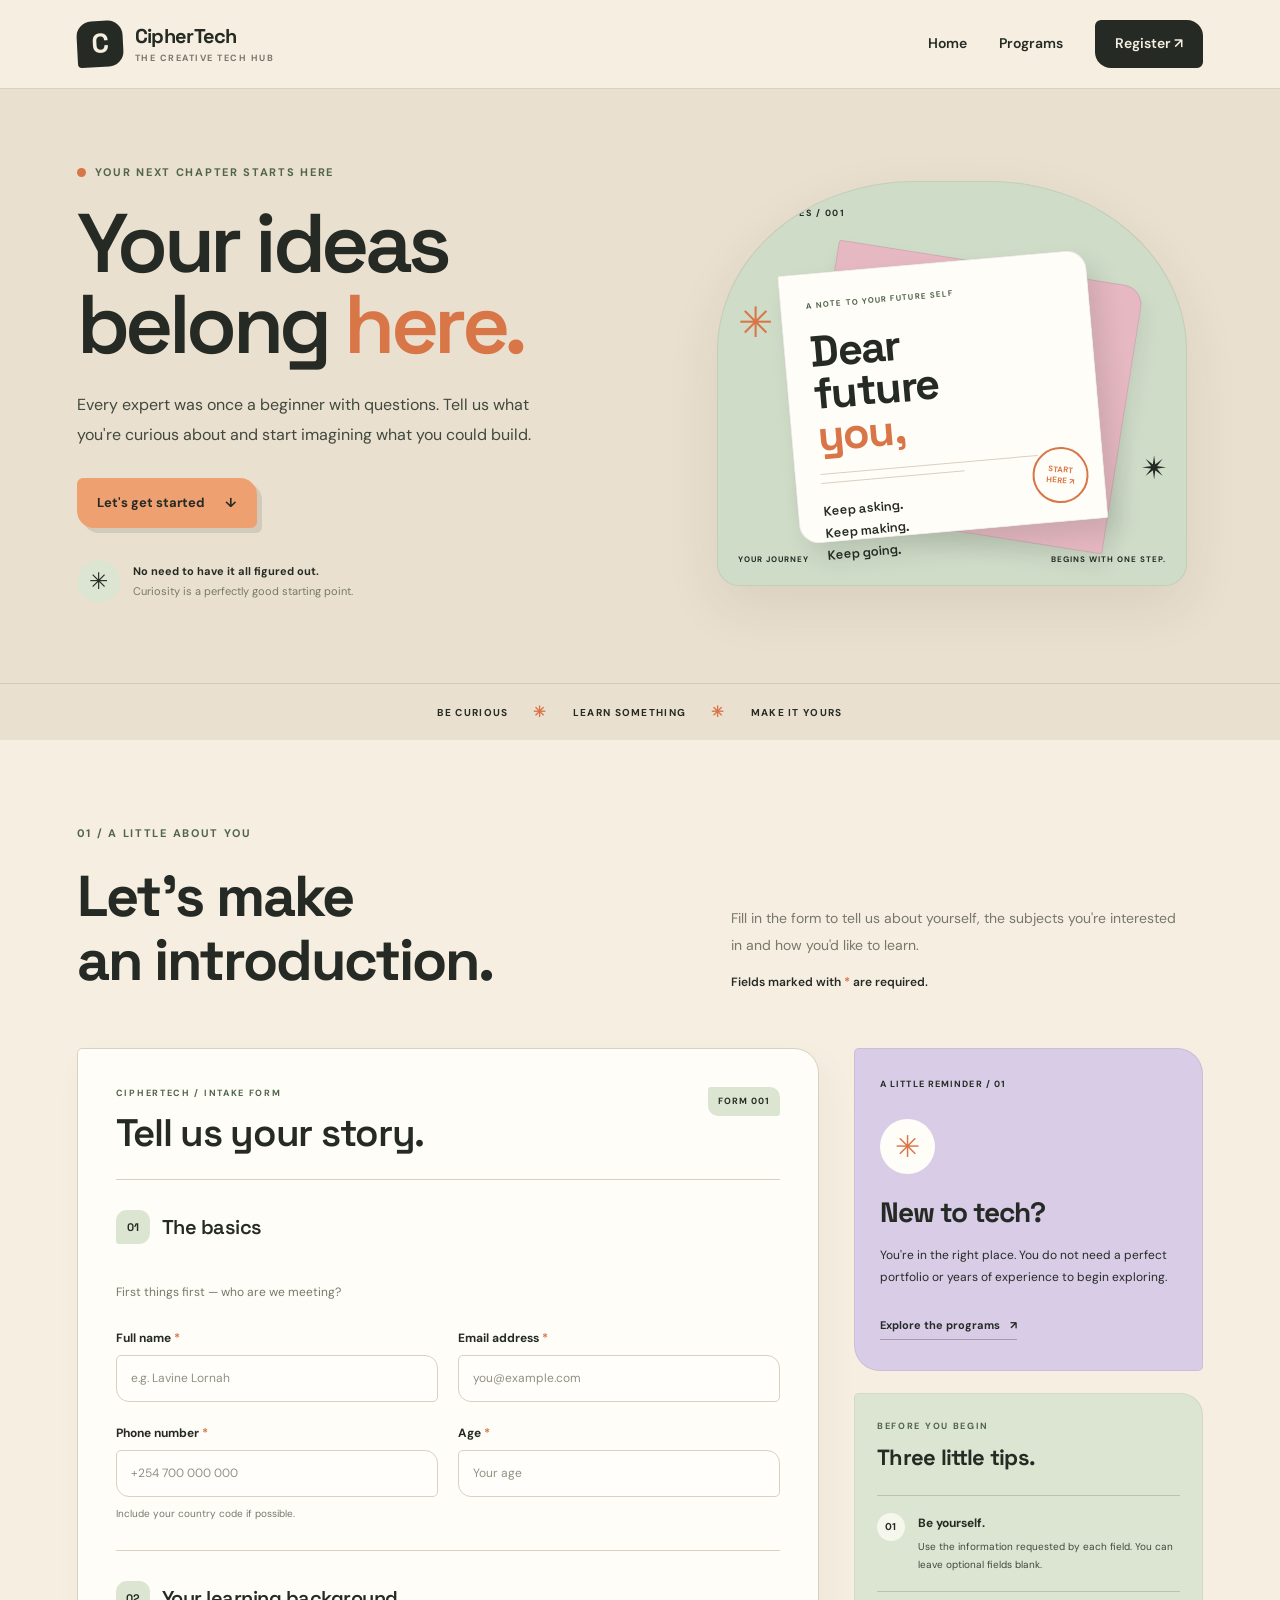
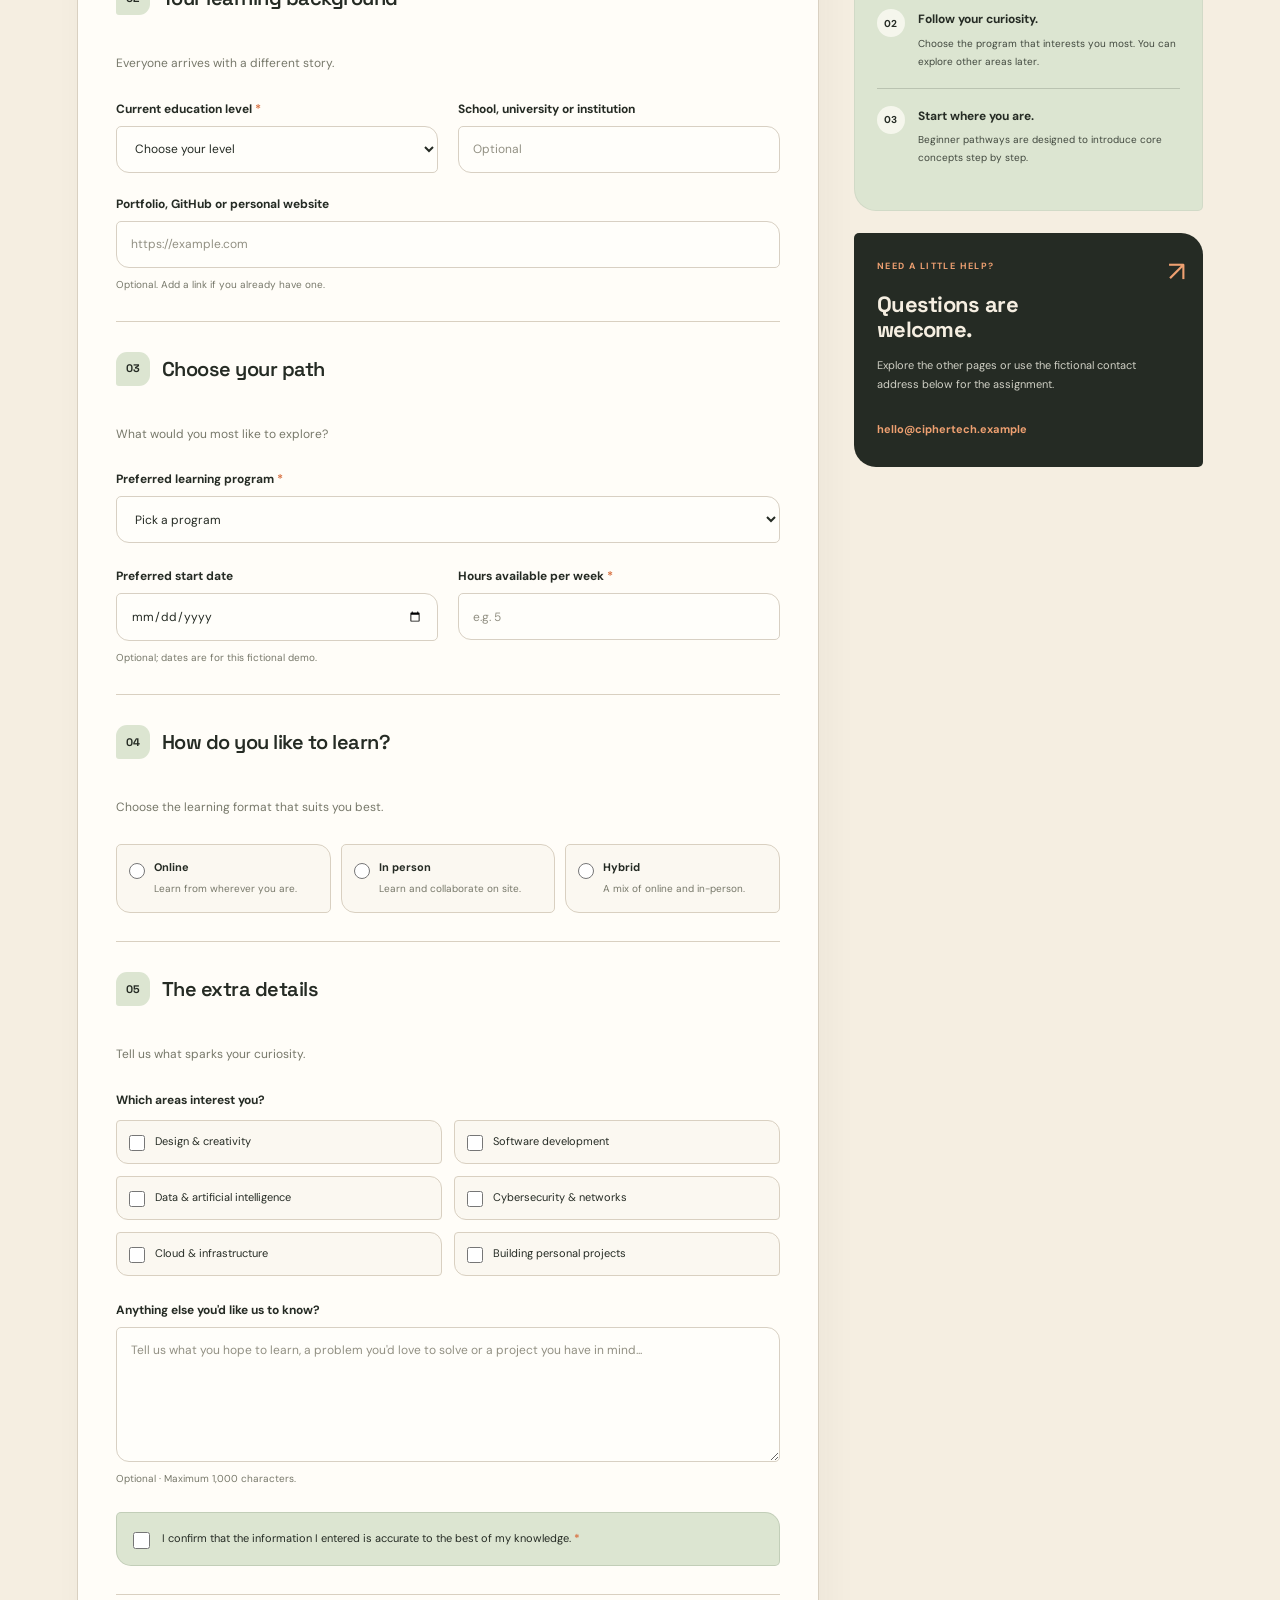
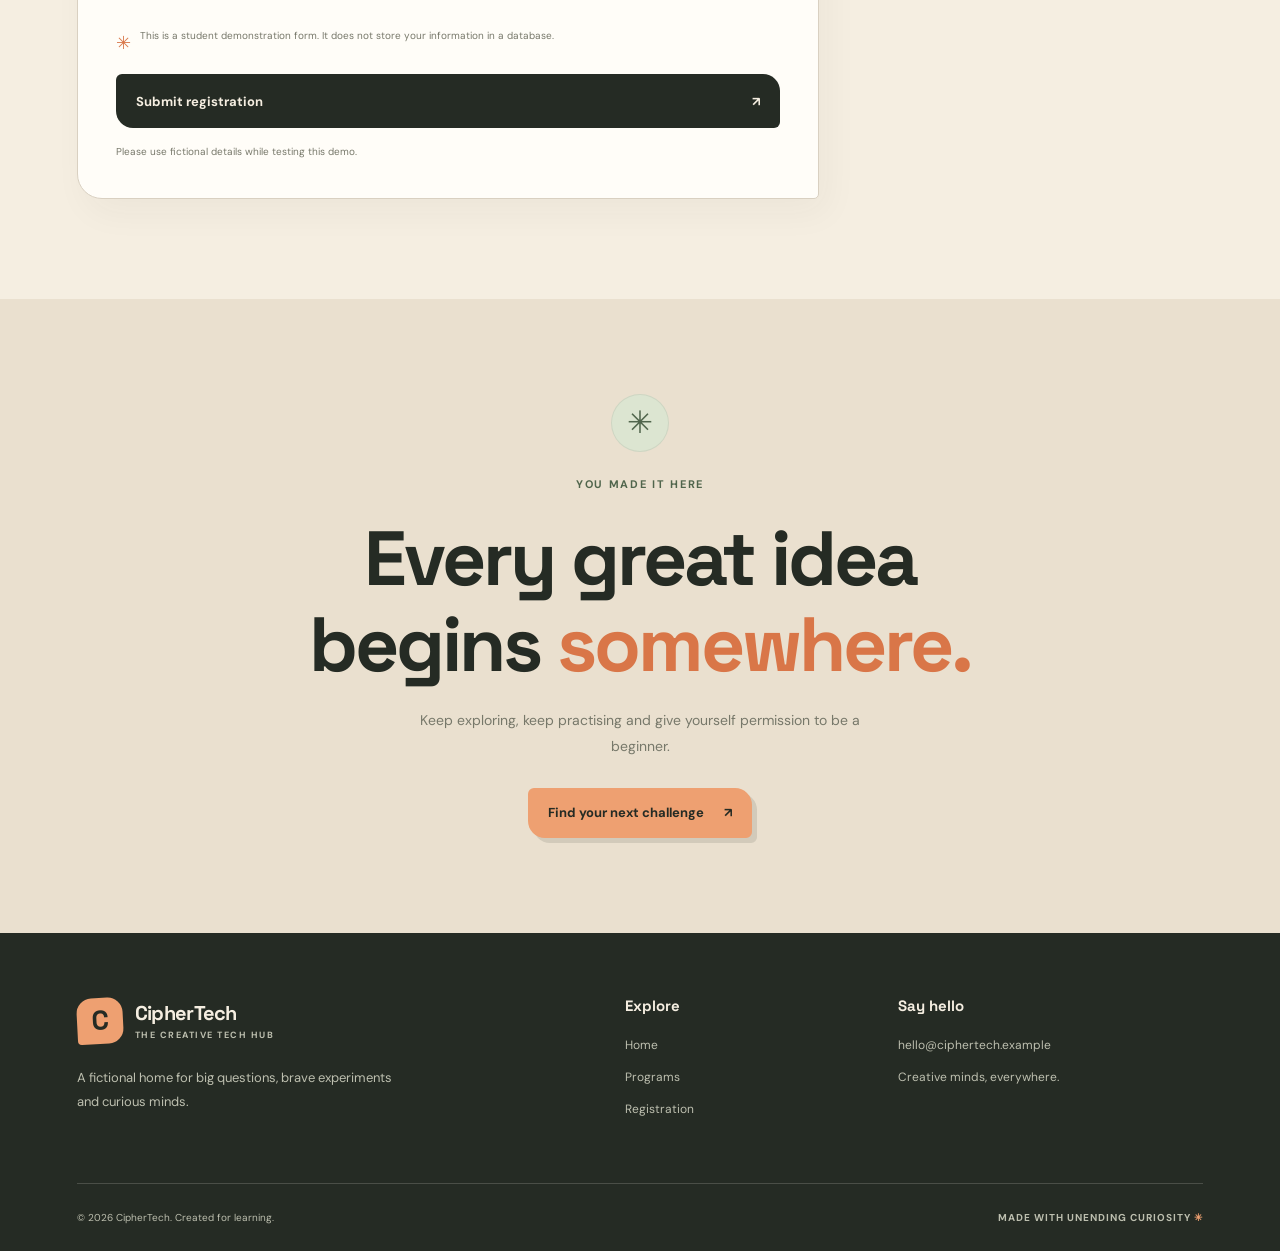
<file: register.html>
<!doctype html>
<html lang="en">
  <head>
    <meta charset="UTF-8" />
    <meta name="viewport" content="width=device-width, initial-scale=1.0" />

    <meta
      name="description"
      content="Register your interest in a fictional CipherTech technology learning program."
    />

    <meta name="theme-color" content="#F5EEE1" />

    <title>Join the Hub | CipherTech</title>

    <link rel="preconnect" href="https://fonts.googleapis.com" />
    <link rel="preconnect" href="https://fonts.gstatic.com" crossorigin />

    <link
      href="https://fonts.googleapis.com/css2?family=DM+Sans:wght@400;500;600;700&family=Space+Grotesk:wght@400;500;600;700&display=swap"
      rel="stylesheet"
    />

    <link rel="stylesheet" href="static/css/register.css" />
  </head>

  <body>
    <a class="skip-link" href="#main-content">Skip to content</a>

    <!-- HEADER -->
    <header class="site-header">
      <div class="header-inner">
        <a class="brand" href="index.html" aria-label="CipherTech home">
          <span class="brand-mark" aria-hidden="true">C</span>

          <span class="brand-name">
            <strong>CipherTech</strong>
            <small>THE CREATIVE TECH HUB</small>
          </span>
        </a>

        <nav class="desktop-nav" aria-label="Main navigation">
          <a class="nav-link" href="index.html">Home</a>
          <a class="nav-link" href="programs.html">Programs</a>
          <a
            class="nav-link nav-cta active"
            href="register.html"
            aria-current="page"
            >Register ↗</a
          >
        </nav>

        <!-- Mobile-friendly navigation without JavaScript -->
        <details class="mobile-menu">
          <summary aria-label="Open navigation menu">
            <span>MENU</span>
            <span class="menu-symbol" aria-hidden="true">☰</span>
          </summary>

          <nav class="mobile-nav" aria-label="Mobile navigation">
            <a href="index.html">Home</a>
            <a href="programs.html">Programs</a>
            <a href="register.html" aria-current="page">Register</a>
          </nav>
        </details>
      </div>
    </header>

    <main id="main-content">
      <!-- PAGE INTRODUCTION -->
      <section class="register-hero">
        <div class="register-hero-inner">
          <div class="register-hero-copy">
            <p class="eyebrow">
              <span class="eyebrow-dot"></span>
              YOUR NEXT CHAPTER STARTS HERE
            </p>

            <h1>
              Your ideas<br />
              belong <span>here.</span>
            </h1>

            <p class="hero-description">
              Every expert was once a beginner with questions. Tell us what
              you're curious about and start imagining what you could build.
            </p>

            <a href="#registration-form" class="button button-primary">
              Let's get started <span>↓</span>
            </a>

            <div class="hero-note">
              <span class="note-symbol" aria-hidden="true">✳</span>
              <p>
                <strong>No need to have it all figured out.</strong>
                <br />
                Curiosity is a perfectly good starting point.
              </p>
            </div>
          </div>

          <!-- Decorative registration illustration -->
          <div
            class="register-art"
            aria-label="Decorative illustration about starting a learning journey"
          >
            <div class="art-top-label">
              <span>FIELD NOTES / 001</span>
              <span>CT ✳</span>
            </div>

            <div class="art-paper paper-back"></div>

            <div class="art-paper paper-front">
              <p class="paper-eyebrow">A NOTE TO YOUR FUTURE SELF</p>

              <h2>
                Dear<br />
                future<br />
                <span>you,</span>
              </h2>

              <div class="paper-line"></div>
              <div class="paper-line paper-line-short"></div>

              <p class="paper-message">
                Keep asking.<br />
                Keep making.<br />
                Keep going.
              </p>

              <span class="paper-stamp" aria-hidden="true"
                >START<br />HERE ↗</span
              >
            </div>

            <div class="art-spark spark-one" aria-hidden="true">✳</div>
            <div class="art-spark spark-two" aria-hidden="true">✴</div>

            <div class="art-footer-label">
              <span>YOUR JOURNEY</span>
              <span>BEGINS WITH ONE STEP.</span>
            </div>
          </div>
        </div>

        <div class="hero-ribbon">
          <span>BE CURIOUS</span>
          <span aria-hidden="true">✳</span>
          <span>LEARN SOMETHING</span>
          <span aria-hidden="true">✳</span>
          <span>MAKE IT YOURS</span>
        </div>
      </section>

      <!-- REGISTRATION INTRODUCTION -->
      <section class="section form-intro">
        <div>
          <p class="eyebrow">01 / A LITTLE ABOUT YOU</p>

          <h2>
            Let's make<br />
            an introduction.
          </h2>
        </div>

        <div class="form-intro-copy">
          <p>
            Fill in the form to tell us about yourself, the subjects you're
            interested in and how you'd like to learn.
          </p>

          <p class="required-note">
            Fields marked with <span aria-hidden="true">*</span>
            are required.
          </p>
        </div>
      </section>

      <!-- REGISTRATION CONTENT: FORM + SIDEBAR -->
      <section class="registration-section" id="registration-form">
        <div class="registration-layout">
          <!-- REGISTRATION FORM -->
          <div class="form-panel">
            <div class="form-panel-heading">
              <div>
                <p class="eyebrow">CIPHERTECH / INTAKE FORM</p>
                <h2>Tell us your story.</h2>
              </div>

              <span class="form-index">FORM 001</span>
            </div>

            <!--
                        This is a front-end practice form.
                        Native browser validation is enabled.
                        A backend is needed to save registrations.
                    -->
            <form
              class="registration-form"
              action="#registration-form"
              method="get"
            >
              <!-- FIELDSET 1: PERSONAL DETAILS -->
              <fieldset class="form-fieldset">
                <legend>
                  <span class="legend-number">01</span>
                  The basics
                </legend>

                <p class="fieldset-description">
                  First things first — who are we meeting?
                </p>

                <div class="field-grid">
                  <div class="form-field">
                    <label for="full-name">
                      Full name <span class="required-star">*</span>
                    </label>

                    <input
                      type="text"
                      id="full-name"
                      name="full_name"
                      placeholder="e.g. Lavine Lornah"
                      autocomplete="name"
                      minlength="2"
                      maxlength="80"
                      required
                    />
                  </div>

                  <div class="form-field">
                    <label for="email">
                      Email address <span class="required-star">*</span>
                    </label>

                    <input
                      type="email"
                      id="email"
                      name="email"
                      placeholder="you@example.com"
                      autocomplete="email"
                      required
                    />
                  </div>

                  <div class="form-field">
                    <label for="phone">
                      Phone number <span class="required-star">*</span>
                    </label>

                    <input
                      type="tel"
                      id="phone"
                      name="phone"
                      placeholder="+254 700 000 000"
                      autocomplete="tel"
                      minlength="7"
                      maxlength="20"
                      required
                    />

                    <small> Include your country code if possible. </small>
                  </div>

                  <div class="form-field">
                    <label for="age">
                      Age <span class="required-star">*</span>
                    </label>

                    <input
                      type="number"
                      id="age"
                      name="age"
                      min="13"
                      max="100"
                      step="1"
                      placeholder="Your age"
                      required
                    />
                  </div>
                </div>
              </fieldset>

              <!-- FIELDSET 2: EDUCATION AND EXPERIENCE -->
              <fieldset class="form-fieldset">
                <legend>
                  <span class="legend-number">02</span>
                  Your learning background
                </legend>

                <p class="fieldset-description">
                  Everyone arrives with a different story.
                </p>

                <div class="field-grid">
                  <div class="form-field">
                    <label for="education">
                      Current education level
                      <span class="required-star">*</span>
                    </label>

                    <select id="education" name="education" required>
                      <option value="" selected disabled>
                        Choose your level
                      </option>

                      <option value="secondary">Secondary school</option>

                      <option value="certificate">Certificate</option>

                      <option value="diploma">Diploma</option>

                      <option value="undergraduate">
                        Undergraduate student
                      </option>

                      <option value="graduate">Graduate</option>

                      <option value="self-taught">Self-taught learner</option>

                      <option value="other">Other</option>
                    </select>
                  </div>

                  <div class="form-field">
                    <label for="institution">
                      School, university or institution
                    </label>

                    <input
                      type="text"
                      id="institution"
                      name="institution"
                      placeholder="Optional"
                      autocomplete="organization"
                      maxlength="120"
                    />
                  </div>

                  <div class="form-field field-full">
                    <label for="portfolio">
                      Portfolio, GitHub or personal website
                    </label>

                    <input
                      type="url"
                      id="portfolio"
                      name="portfolio"
                      placeholder="https://example.com"
                      autocomplete="url"
                    />

                    <small>
                      Optional. Add a link if you already have one.
                    </small>
                  </div>
                </div>
              </fieldset>

              <!-- FIELDSET 3: PROGRAM SELECTION -->
              <fieldset class="form-fieldset">
                <legend>
                  <span class="legend-number">03</span>
                  Choose your path
                </legend>

                <p class="fieldset-description">
                  What would you most like to explore?
                </p>

                <div class="form-field">
                  <label for="program">
                    Preferred learning program
                    <span class="required-star">*</span>
                  </label>

                  <select id="program" name="program" required>
                    <option value="" selected disabled>Pick a program</option>

                    <option value="web-development">Web Development</option>

                    <option value="python-data-science">
                      Python & Data Science
                    </option>

                    <option value="cybersecurity">
                      Cybersecurity & Networks
                    </option>

                    <option value="ai-machine-learning">
                      AI & Machine Learning
                    </option>

                    <option value="cloud-devops">
                      Cloud Computing & DevOps
                    </option>

                    <option value="ui-ux">UI/UX & Creative Technology</option>
                  </select>
                </div>

                <div class="field-grid field-grid-spaced">
                  <div class="form-field">
                    <label for="start-date"> Preferred start date </label>

                    <input
                      type="date"
                      id="start-date"
                      name="preferred_start_date"
                    />

                    <small>
                      Optional; dates are for this fictional demo.
                    </small>
                  </div>

                  <div class="form-field">
                    <label for="weekly-hours">
                      Hours available per week
                      <span class="required-star">*</span>
                    </label>

                    <input
                      type="number"
                      id="weekly-hours"
                      name="weekly_hours"
                      min="1"
                      max="60"
                      step="1"
                      placeholder="e.g. 5"
                      required
                    />
                  </div>
                </div>
              </fieldset>

              <!-- FIELDSET 4: LEARNING PREFERENCES -->
              <fieldset class="form-fieldset">
                <legend>
                  <span class="legend-number">04</span>
                  How do you like to learn?
                </legend>

                <p class="fieldset-description">
                  Choose the learning format that suits you best.
                </p>

                <div class="choice-grid">
                  <label class="choice-card" for="format-online">
                    <input
                      type="radio"
                      id="format-online"
                      name="learning_format"
                      value="online"
                      required
                    />

                    <span class="choice-content">
                      <strong>Online</strong>
                      <small>Learn from wherever you are.</small>
                    </span>
                  </label>

                  <label class="choice-card" for="format-in-person">
                    <input
                      type="radio"
                      id="format-in-person"
                      name="learning_format"
                      value="in-person"
                    />

                    <span class="choice-content">
                      <strong>In person</strong>
                      <small>Learn and collaborate on site.</small>
                    </span>
                  </label>

                  <label class="choice-card" for="format-hybrid">
                    <input
                      type="radio"
                      id="format-hybrid"
                      name="learning_format"
                      value="hybrid"
                    />

                    <span class="choice-content">
                      <strong>Hybrid</strong>
                      <small>A mix of online and in-person.</small>
                    </span>
                  </label>
                </div>
              </fieldset>

              <!-- FIELDSET 5: INTERESTS, MESSAGE AND CONSENT -->
              <fieldset class="form-fieldset">
                <legend>
                  <span class="legend-number">05</span>
                  The extra details
                </legend>

                <p class="fieldset-description">
                  Tell us what sparks your curiosity.
                </p>

                <div class="form-field">
                  <span class="field-label"> Which areas interest you? </span>

                  <div class="checkbox-grid">
                    <label class="checkbox-option" for="interest-design">
                      <input
                        type="checkbox"
                        id="interest-design"
                        name="interests"
                        value="design"
                      />

                      <span>Design & creativity</span>
                    </label>

                    <label class="checkbox-option" for="interest-coding">
                      <input
                        type="checkbox"
                        id="interest-coding"
                        name="interests"
                        value="coding"
                      />

                      <span>Software development</span>
                    </label>

                    <label class="checkbox-option" for="interest-data">
                      <input
                        type="checkbox"
                        id="interest-data"
                        name="interests"
                        value="data"
                      />

                      <span>Data & artificial intelligence</span>
                    </label>

                    <label class="checkbox-option" for="interest-security">
                      <input
                        type="checkbox"
                        id="interest-security"
                        name="interests"
                        value="cybersecurity"
                      />

                      <span>Cybersecurity & networks</span>
                    </label>

                    <label class="checkbox-option" for="interest-cloud">
                      <input
                        type="checkbox"
                        id="interest-cloud"
                        name="interests"
                        value="cloud"
                      />

                      <span>Cloud & infrastructure</span>
                    </label>

                    <label class="checkbox-option" for="interest-projects">
                      <input
                        type="checkbox"
                        id="interest-projects"
                        name="interests"
                        value="projects"
                      />

                      <span>Building personal projects</span>
                    </label>
                  </div>
                </div>

                <div class="form-field message-field">
                  <label for="message">
                    Anything else you'd like us to know?
                  </label>

                  <textarea
                    id="message"
                    name="message"
                    rows="5"
                    maxlength="1000"
                    placeholder="Tell us what you hope to learn, a problem you'd love to solve or a project you have in mind..."
                  ></textarea>

                  <small>Optional · Maximum 1,000 characters.</small>
                </div>

                <div class="consent-box">
                  <label for="confirm-details" class="consent-label">
                    <input
                      type="checkbox"
                      id="confirm-details"
                      name="confirm_details"
                      value="yes"
                      required
                    />

                    <span>
                      I confirm that the information I entered is accurate to
                      the best of my knowledge.
                      <span class="required-star">*</span>
                    </span>
                  </label>
                </div>
              </fieldset>

              <!-- SUBMISSION AREA -->
              <div class="form-submit-area">
                <p class="form-privacy-note">
                  <span aria-hidden="true">✳</span>
                  This is a student demonstration form. It does not store your
                  information in a database.
                </p>

                <button class="button button-submit" type="submit">
                  Submit registration <span>↗</span>
                </button>

                <p class="form-footnote">
                  Please use fictional details while testing this demo.
                </p>
              </div>
            </form>
          </div>

          <!-- HELPFUL SIDEBAR -->
          <aside class="registration-sidebar">
            <div class="sidebar-note">
              <span class="sidebar-number">A LITTLE REMINDER / 01</span>

              <div class="sidebar-icon" aria-hidden="true">✳</div>

              <h2>New to tech?</h2>

              <p>
                You're in the right place. You do not need a perfect portfolio
                or years of experience to begin exploring.
              </p>

              <a href="programs.html" class="sidebar-link">
                Explore the programs <span>↗</span>
              </a>
            </div>

            <div class="sidebar-info">
              <p class="eyebrow">BEFORE YOU BEGIN</p>

              <h3>Three little tips.</h3>

              <div class="tip-item">
                <span class="tip-number">01</span>
                <div>
                  <strong>Be yourself.</strong>
                  <p>
                    Use the information requested by each field. You can leave
                    optional fields blank.
                  </p>
                </div>
              </div>

              <div class="tip-item">
                <span class="tip-number">02</span>
                <div>
                  <strong>Follow your curiosity.</strong>
                  <p>
                    Choose the program that interests you most. You can explore
                    other areas later.
                  </p>
                </div>
              </div>

              <div class="tip-item">
                <span class="tip-number">03</span>
                <div>
                  <strong>Start where you are.</strong>
                  <p>
                    Beginner pathways are designed to introduce core concepts
                    step by step.
                  </p>
                </div>
              </div>
            </div>

            <div class="sidebar-contact">
              <!-- Clickable arrow: opens an email to CipherTech -->
              <div class="contact-decoration">
                <a
                  href="mailto:hello@ciphertech.example?subject=CipherTech%20Question"
                  aria-label="Email CipherTech with a question"
                  title="Send CipherTech a question"
                >
                  ↗
                </a>
              </div>

              <p class="sidebar-small-label">NEED A LITTLE HELP?</p>

              <h3>Questions are welcome.</h3>

              <p>
                Explore the other pages or use the fictional contact address
                below for the assignment.
              </p>

              <a href="mailto:hello@ciphertech.example">
                hello@ciphertech.example
              </a>
            </div>
          </aside>
        </div>
      </section>

      <!-- CALL TO ACTION -->
      <section class="final-cta">
        <div class="final-cta-inner">
          <div class="cta-flower" aria-hidden="true">✳</div>

          <p class="eyebrow">YOU MADE IT HERE</p>

          <h2>
            Every great idea<br />
            begins <span>somewhere.</span>
          </h2>

          <p>
            Keep exploring, keep practising and give yourself permission to be a
            beginner.
          </p>

          <a href="programs.html" class="button button-primary">
            Find your next challenge <span>↗</span>
          </a>
        </div>
      </section>
    </main>

    <!-- FOOTER -->
    <footer class="site-footer">
      <div class="footer-main">
        <div class="footer-brand">
          <a class="brand footer-logo" href="index.html">
            <span class="brand-mark" aria-hidden="true">C</span>

            <span class="brand-name">
              <strong>CipherTech</strong>
              <small>THE CREATIVE TECH HUB</small>
            </span>
          </a>

          <p>
            A fictional home for big questions, brave experiments and curious
            minds.
          </p>
        </div>

        <div class="footer-column">
          <h3>Explore</h3>
          <a href="index.html">Home</a>
          <a href="programs.html">Programs</a>
          <a href="register.html">Registration</a>
        </div>

        <div class="footer-column">
          <h3>Say hello</h3>
          <a href="mailto:hello@ciphertech.example">
            hello@ciphertech.example
          </a>
          <p>Creative minds, everywhere.</p>
        </div>
      </div>

      <div class="footer-bottom">
        <p>© 2026 CipherTech. Created for learning.</p>
        <p>MADE WITH UNENDING CURIOSITY <span aria-hidden="true">✳</span></p>
      </div>
    </footer>
  </body>
</html>
</file>
<file: static/css/index.css>
:root {
    --paper: #F5EEE1;
    --paper-deep: #EAE0CF;
    --ink: #252B24;
    --ink-soft: #41483E;
    --muted: #77786A;

    --sage: #DCE5D1;
    --sage-deep: #50654C;

    --orange: #EEA071;
    --orange-deep: #D97648;

    --lilac: #D8CCE7;
    --line: #D9D0C1;
    --white: #FFFDF8;

    --heading-font: "Space Grotesk", sans-serif;
    --body-font: "DM Sans", sans-serif;

    --content-width: 1160px;
    --page-padding: 6%;

    --soft-shadow: 0 20px 55px rgba(37, 43, 36, 0.09);
}



* {
    box-sizing: border-box;
}

html {
    scroll-behavior: smooth;
    scroll-padding-top: 100px;
}

body {
    margin: 0;
    background: var(--paper);
    color: var(--ink);
    font-family: var(--body-font);
    font-size: 16px;
    line-height: 1.7;
    overflow-wrap: break-word;
}

img,
iframe {
    max-width: 100%;
}

a {
    color: inherit;
    text-decoration: none;
}

a:hover {
    color: var(--orange-deep);
}

a:focus-visible,
summary:focus-visible {
    outline: 3px solid var(--orange-deep);
    outline-offset: 5px;
}

h1,
h2,
h3,
p {
    margin-top: 0;
}

h1,
h2,
h3 {
    font-family: var(--heading-font);
    line-height: 1.12;
}

::selection {
    color: var(--ink);
    background: var(--orange);
}



.skip-link {
    position: absolute;
    top: -60px;
    left: 16px;
    z-index: 1000;
    padding: 10px 16px;
    background: var(--ink);
    color: var(--white);
}

.skip-link:focus {
    top: 12px;
}



.site-header {
    position: relative;
    z-index: 20;
    background: var(--paper);
    border-bottom: 1px solid var(--line);
}

.header-inner {
    width: min(var(--content-width), 100% - 2 * var(--page-padding));
    min-height: 88px;
    margin: 0 auto;

    display: flex;
    align-items: center;
    justify-content: space-between;
    gap: 24px;
}

.brand {
    display: inline-flex;
    align-items: center;
    gap: 12px;
    flex-shrink: 0;
}

.brand-mark {
    width: 46px;
    height: 46px;

    display: grid;
    place-items: center;

    background: var(--ink);
    color: var(--paper);

    border-radius: 15px 15px 15px 4px;

    font-family: var(--heading-font);
    font-size: 27px;
    font-weight: 700;

    transform: rotate(-3deg);
}

.brand-name {
    display: flex;
    flex-direction: column;
    line-height: 1.2;
}

.brand-name strong {
    font-family: var(--heading-font);
    font-size: 20px;
    letter-spacing: -0.7px;
}

.brand-name small {
    margin-top: 5px;
    color: var(--muted);
    font-size: 9px;
    font-weight: 700;
    letter-spacing: 1.5px;
}

.desktop-nav {
    display: flex;
    align-items: center;
    gap: 32px;
}

.nav-link {
    font-size: 14px;
    font-weight: 600;
    transition: color 180ms ease, background 180ms ease;
}

.nav-link.active {
    color: var(--orange-deep);
}

.desktop-nav .nav-cta {
    padding: 12px 20px;
    background: var(--ink);
    color: var(--paper);
    border-radius: 6px 16px 6px 16px;
}

.desktop-nav .nav-cta:hover {
    background: var(--sage-deep);
    color: var(--white);
}


.mobile-menu {
    display: none;
    position: relative;
}

.mobile-menu summary {
    display: flex;
    align-items: center;
    gap: 10px;
    cursor: pointer;
    list-style: none;
    font-size: 12px;
    font-weight: 700;
    letter-spacing: 1px;
}

.mobile-menu summary::-webkit-details-marker {
    display: none;
}

.menu-symbol {
    font-size: 22px;
}

.mobile-nav {
    position: absolute;
    top: calc(100% + 18px);
    right: 0;
    z-index: 30;

    display: grid;
    min-width: 190px;
    padding: 12px;

    background: var(--white);
    border: 1px solid var(--line);
    border-radius: 14px;
    box-shadow: var(--soft-shadow);
}

.mobile-nav a {
    padding: 12px;
    border-radius: 8px;
    font-weight: 600;
}

.mobile-nav a:hover {
    background: var(--sage);
}



.section {
    width: min(var(--content-width), 100% - 2 * var(--page-padding));
    margin: 0 auto;
    padding-top: 104px;
    padding-bottom: 104px;
}

.eyebrow {
    display: flex;
    align-items: center;
    gap: 9px;

    margin-bottom: 22px;

    color: var(--sage-deep);
    font-size: 11px;
    font-weight: 700;
    letter-spacing: 1.7px;
    line-height: 1.5;
}

.eyebrow-dot {
    width: 9px;
    height: 9px;
    flex-shrink: 0;
    background: var(--orange-deep);
    border-radius: 50%;
}

.section-heading {
    margin-bottom: 42px;
}

.section-heading h2,
.statistics-intro h2 {
    margin-bottom: 18px;
    font-size: clamp(2.3rem, 4vw, 3.65rem);
    font-weight: 600;
    letter-spacing: -2px;
}

.section-heading h2 span,
.hero-copy h1 .headline-accent,
.learning-copy h2 span,
.inspiration-copy h2 span,
.final-cta h2 span {
    color: var(--orange-deep);
}

.heading-aside {
    max-width: 330px;
    color: var(--muted);
    font-size: 15px;
}

.button {
    min-height: 50px;
    display: inline-flex;
    align-items: center;
    justify-content: center;
    gap: 20px;

    padding: 13px 20px;

    border: 0;
    border-radius: 6px 17px 6px 17px;

    font-size: 13px;
    font-weight: 700;

    transition:
        transform 180ms ease,
        background 180ms ease,
        box-shadow 180ms ease;
}

.button:hover {
    transform: translateY(-3px);
}

.button-primary {
    background: var(--orange);
    color: var(--ink);
    box-shadow: 5px 5px 0 rgba(37, 43, 36, 0.12);
}

.button-primary:hover {
    background: #F5B68F;
    color: var(--ink);
    box-shadow: 7px 7px 0 rgba(37, 43, 36, 0.15);
}

.button-light {
    background: var(--paper);
    color: var(--ink);
}

.button-light:hover {
    background: var(--orange);
    color: var(--ink);
}

.text-link {
    display: inline-flex;
    align-items: center;
    gap: 12px;

    padding-bottom: 5px;
    border-bottom: 1px solid var(--line);

    font-size: 13px;
    font-weight: 700;
}

.text-link span,
.card-link span {
    transition: transform 180ms ease;
}

.text-link:hover span,
.card-link:hover span {
    display: inline-block;
    transform: translate(3px, -3px);
}



.hero-section {
    position: relative;
    overflow: hidden;
    background: var(--paper-deep);
}

.hero-layout {
    position: relative;
    z-index: 1;

    width: min(var(--content-width), 100% - 2 * var(--page-padding));
    min-height: 620px;
    margin: 0 auto;
    padding: 75px 0 90px;

    display: grid;
    grid-template-columns: 1fr 0.95fr;
    align-items: center;
    gap: 45px;
}

.hero-copy {
    position: relative;
    z-index: 2;
}

.hero-copy h1 {
    margin-bottom: 24px;
    font-size: clamp(3.5rem, 6.4vw, 6.2rem);
    font-weight: 600;
    letter-spacing: -5px;
    line-height: 0.98;
}

.hero-description {
    max-width: 455px;
    margin-bottom: 30px;

    color: var(--ink-soft);
    font-size: 16px;
    line-height: 1.9;
}

.hero-actions {
    display: flex;
    align-items: center;
    flex-wrap: wrap;
    gap: 24px;
}

.hero-note {
    display: flex;
    align-items: center;
    gap: 12px;
    margin-top: 37px;
}

.note-star {
    width: 44px;
    height: 44px;

    display: grid;
    place-items: center;

    background: var(--sage);
    border-radius: 50%;

    font-size: 23px;
}

.hero-note p {
    margin: 0;
    color: var(--muted);
    font-size: 12px;
    line-height: 1.7;
}

.hero-note strong {
    color: var(--ink);
}



.hero-art {
    position: relative;
    isolation: isolate;

    width: 100%;
    max-width: 520px;
    min-height: 425px;
    margin: 0 auto;

    overflow: hidden;

    background: #CFDAC7;
    border: 1px solid rgba(37, 43, 36, 0.08);
    border-radius: 46% 46% 24px 24px;
    box-shadow: var(--soft-shadow);
}

.art-label {
    position: absolute;
    top: 25px;
    left: 28px;
    z-index: 5;

    font-size: 10px;
    font-weight: 700;
    letter-spacing: 1.6px;
}

.art-sun {
    position: absolute;
    top: 60px;
    right: 52px;

    width: 130px;
    height: 130px;

    background: var(--orange);
    border-radius: 50%;
    box-shadow: 0 0 0 16px rgba(238, 160, 113, 0.2);

    animation: float-sun 6s ease-in-out infinite;
}

.art-orbit {
    position: absolute;
    top: 110px;
    left: 50%;

    width: 320px;
    height: 175px;

    border: 1px solid rgba(37, 43, 36, 0.45);
    border-radius: 50%;

    transform: translateX(-50%) rotate(-35deg);
}

.orbit-two {
    width: 270px;
    height: 225px;
    transform: translateX(-50%) rotate(42deg);
}

.art-grid {
    position: absolute;
    inset: 0;
    z-index: -1;

    background-image: radial-gradient(
        rgba(37, 43, 36, 0.23) 1px,
        transparent 1px
    );

    background-size: 20px 20px;
    opacity: 0.45;
    mask-image: linear-gradient(to bottom, black, transparent 90%);
}

.art-card {
    position: absolute;
    z-index: 3;
    background: var(--white);
    box-shadow: 10px 14px 30px rgba(37, 43, 36, 0.18);
}

.art-card-code {
    bottom: 85px;
    left: 13%;

    width: 75%;
    max-width: 320px;
    min-height: 195px;
    padding: 20px 22px;

    border-radius: 10px;
    transform: rotate(-5deg);

    animation: float-card 6.5s ease-in-out infinite;
}

.code-dot {
    display: inline-block;

    width: 8px;
    height: 8px;
    margin-right: 4px;

    background: var(--orange);
    border-radius: 50%;
}

.code-dot:nth-child(2) {
    background: #AABF9D;
}

.code-dot:nth-child(3) {
    background: #C9B6DB;
}

.code-label {
    margin: 15px 0 12px;
    color: var(--muted);
    font-family: monospace;
    font-size: 11px;
}

.code-line {
    height: 7px;
    margin-bottom: 9px;
    border-radius: 5px;
    background: var(--sage);
}

.code-line.long {
    width: 90%;
}

.code-line.medium {
    width: 67%;
    background: #E5C4A9;
}

.code-line.short {
    width: 45%;
    background: #CDBEDD;
}

.code-message {
    margin: 17px 0 0;
    font-family: monospace;
    font-size: 14px;
    font-weight: 700;
}

.code-message span {
    color: var(--orange-deep);
    animation: blink 1s steps(2, start) infinite;
}

.art-sticker {
    position: absolute;
    z-index: 4;

    display: grid;
    align-content: center;
    justify-items: center;

    width: 96px;
    height: 96px;
    border-radius: 50%;

    font-family: var(--heading-font);
    font-size: 11px;
    font-weight: 700;
    line-height: 1.3;
    text-align: center;
}

.sticker-orange {
    top: 105px;
    left: 20px;

    background: var(--orange);
    transform: rotate(-12deg);
}

.sticker-orange span {
    font-size: 25px;
}

.sticker-sage {
    right: 15px;
    bottom: 52px;

    background: var(--ink);
    color: var(--paper);
    transform: rotate(9deg);
}

.sticker-sage span {
    font-size: 24px;
}

.art-bottom-note {
    position: absolute;
    right: 25px;
    bottom: 21px;
    left: 25px;

    display: flex;
    justify-content: space-between;
    gap: 12px;

    color: var(--ink-soft);
    font-size: 9px;
    font-weight: 700;
    letter-spacing: 1px;
}

.hero-bottom-line {
    min-height: 57px;
    padding: 12px var(--page-padding);

    display: flex;
    align-items: center;
    justify-content: center;
    flex-wrap: wrap;
    gap: 27px;

    border-top: 1px solid rgba(37, 43, 36, 0.12);

    color: var(--ink-soft);
    font-size: 10px;
    font-weight: 700;
    letter-spacing: 1.3px;
}

.hero-bottom-line span:nth-child(even) {
    color: var(--orange-deep);
    font-size: 15px;
}



.about-layout {
    display: grid;
    grid-template-columns: 1.05fr 0.95fr;
    align-items: center;
    gap: 85px;
}

.about-copy p {
    max-width: 530px;
    color: var(--muted);
    font-size: 15px;
    line-height: 1.9;
}

.about-copy .lead-text {
    margin-bottom: 22px;
    color: var(--ink);
    font-size: 21px;
    line-height: 1.7;
}

.lead-text strong {
    font-weight: 700;
}

.about-copy .text-link {
    margin-top: 10px;
}

.about-note {
    position: relative;
    padding: 45px 42px;

    background: var(--sage);
    border: 1px solid rgba(37, 43, 36, 0.08);
    border-radius: 4px 34px 4px 34px;

    transform: rotate(1.5deg);
}

.note-pin {
    position: absolute;
    top: -20px;
    right: 35px;

    width: 42px;
    height: 42px;

    display: grid;
    place-items: center;

    background: var(--orange);
    border: 4px solid var(--paper);
    border-radius: 50%;

    font-size: 23px;
}

.note-small {
    margin-bottom: 18px;
    font-size: 10px;
    font-weight: 700;
    letter-spacing: 1.7px;
}

.about-note blockquote {
    margin: 0;
    font-family: var(--heading-font);
    font-size: clamp(1.6rem, 3vw, 2.4rem);
    font-weight: 500;
    line-height: 1.3;
    letter-spacing: -1px;
}

.note-signature {
    margin-top: 27px;
    padding-top: 15px;
    border-top: 1px solid rgba(37, 43, 36, 0.2);

    font-size: 9px;
    font-weight: 700;
    letter-spacing: 1.5px;
}



.statistics-section {
    padding: 72px var(--page-padding);
    background: var(--ink);
    color: var(--paper);
}

.statistics-inner {
    width: min(var(--content-width), 100%);
    margin: 0 auto;

    display: grid;
    grid-template-columns: 0.85fr 1.15fr;
    align-items: center;
    gap: 55px;
}

.statistics-intro .eyebrow {
    color: var(--orange);
}

.statistics-intro h2 {
    margin-bottom: 10px;
    font-size: clamp(1.9rem, 3.1vw, 2.8rem);
    letter-spacing: -1.5px;
}

.statistics-intro > p:last-child {
    margin-bottom: 0;
    color: #C9CABC;
    font-size: 13px;
}

.statistics-grid {
    display: grid;
    grid-template-columns: repeat(4, minmax(0, 1fr));
}

.stat-item {
    min-width: 0;
    padding: 10px 15px;
    border-left: 1px solid rgba(245, 238, 225, 0.22);
}

.stat-item strong {
    display: block;
    font-family: var(--heading-font);
    font-size: clamp(1.7rem, 3vw, 2.8rem);
    line-height: 1.2;
    letter-spacing: -1px;
}

.stat-item strong span {
    color: var(--orange);
}

.stat-item p {
    margin: 10px 0 0;
    color: #C9CABC;
    font-size: 11px;
    line-height: 1.5;
}


.services-heading {
    display: flex;
    align-items: end;
    justify-content: space-between;
    gap: 30px;
}

.services-heading h2 {
    margin-bottom: 0;
}

.services-heading .heading-aside {
    margin-bottom: 7px;
}

.service-grid {
    display: grid;
    grid-template-columns: repeat(4, minmax(0, 1fr));
    gap: 16px;
}

.service-card {
    min-height: 330px;
    padding: 25px 22px;

    display: flex;
    flex-direction: column;
    align-items: flex-start;

    border: 1px solid rgba(37, 43, 36, 0.08);
    border-radius: 5px 24px 5px 24px;

    transition:
        transform 220ms ease,
        box-shadow 220ms ease;
}

.service-card:hover {
    transform: translateY(-7px);
    box-shadow: var(--soft-shadow);
}

.service-card-orange {
    background: #F5C4A3;
}

.service-card-sage {
    background: var(--sage);
}

.service-card-lilac {
    background: var(--lilac);
}

.service-card-dark {
    background: var(--ink);
    color: var(--paper);
}

.service-card-top {
    width: 100%;
    margin-bottom: 36px;

    display: flex;
    align-items: center;
    justify-content: space-between;
    gap: 12px;
}

.service-icon {
    width: 52px;
    height: 52px;

    display: grid;
    place-items: center;

    border: 1px solid currentColor;
    border-radius: 15px 15px 15px 3px;

    font-family: var(--heading-font);
    font-size: 21px;
    font-weight: 700;
}

.card-number {
    font-size: 10px;
    font-weight: 700;
    letter-spacing: 1px;
    opacity: 0.7;
}

.service-card h3 {
    margin-bottom: 12px;
    font-size: 22px;
    letter-spacing: -0.7px;
}

.service-card > p {
    margin-bottom: 23px;
    font-size: 12px;
    line-height: 1.8;
}

.card-link {
    margin-top: auto;
    display: inline-flex;
    align-items: center;
    gap: 12px;
    font-size: 12px;
    font-weight: 700;
}

.service-card-dark .card-link:hover {
    color: var(--orange);
}



.learning-section {
    padding: 95px var(--page-padding);
    background: var(--sage);
}

.learning-layout {
    width: min(var(--content-width), 100%);
    margin: 0 auto;

    display: grid;
    grid-template-columns: 0.8fr 1.2fr;
    align-items: start;
    gap: 85px;
}

.learning-copy .eyebrow {
    color: var(--sage-deep);
}

.learning-copy h2 {
    margin-bottom: 24px;
    font-size: clamp(2.6rem, 4vw, 4.2rem);
    letter-spacing: -2.5px;
}

.learning-copy > p:not(.eyebrow) {
    max-width: 390px;
    margin-bottom: 27px;
    color: var(--ink-soft);
    font-size: 14px;
    line-height: 1.9;
}

.learning-details {
    display: grid;
    grid-template-columns: 1fr 1fr;
    gap: 35px;
}

.learning-list-block h3 {
    margin-bottom: 24px;
    font-size: 18px;
}

.journey-list,
.resource-list {
    margin: 0;
    padding-left: 21px;
}

.journey-list li {
    padding-left: 5px;
    margin-bottom: 22px;
}

.journey-list li::marker {
    color: var(--orange-deep);
    font-weight: 700;
}

.journey-list li span {
    font-weight: 700;
    font-size: 14px;
}

.journey-list li p {
    margin: 4px 0 0;
    color: var(--ink-soft);
    font-size: 12px;
    line-height: 1.7;
}

.resource-list li {
    padding: 0 0 13px 3px;
    font-size: 13px;
    line-height: 1.7;
}

.resource-list li::marker {
    color: var(--orange-deep);
}



.glossary-section {
    padding-bottom: 85px;
}

.glossary-section > .section-heading {
    max-width: 650px;
}

.glossary-list {
    margin: 0;
    border-top: 1px solid var(--line);
}

.glossary-item {
    display: grid;
    grid-template-columns: 210px 1fr;
    gap: 30px;

    padding: 23px 0;
    border-bottom: 1px solid var(--line);
}

.glossary-item dt {
    font-family: var(--heading-font);
    font-size: 17px;
    font-weight: 700;
}

.glossary-item dd {
    max-width: 650px;
    margin: 0;
    color: var(--muted);
    font-size: 14px;
    line-height: 1.8;
}



.inspiration-section {
    padding-top: 65px;
    padding-bottom: 95px;

    max-width: none;
    width: 100%;
    padding-right: var(--page-padding);
    padding-left: var(--page-padding);

    background: #E9DFD0;
}

.inspiration-layout {
    width: min(var(--content-width), 100%);
    margin: 0 auto;

    display: grid;
    grid-template-columns: 0.75fr 1.25fr;
    align-items: center;
    gap: 65px;
}

.inspiration-copy h2 {
    margin-bottom: 23px;
    font-size: clamp(2.4rem, 4vw, 3.5rem);
    letter-spacing: -2px;
}

.inspiration-copy > p:not(.eyebrow):not(.video-caption) {
    color: var(--muted);
    font-size: 14px;
    line-height: 1.9;
}

.video-caption {
    margin-top: 25px;
    margin-bottom: 0;

    color: var(--sage-deep);
    font-size: 10px;
    font-weight: 700;
    letter-spacing: 1.2px;
}

.video-frame {
    overflow: hidden;
    aspect-ratio: 16 / 9;

    background: var(--ink);
    border: 8px solid var(--white);
    border-radius: 6px 30px 6px 30px;

    box-shadow: var(--soft-shadow);
}

.video-frame iframe {
    display: block;
    width: 100%;
    height: 100%;
    border: 0;
}


/* 12. Final call to action */
.final-cta {
    position: relative;
    overflow: hidden;
    padding: 100px var(--page-padding);
    text-align: center;
}

.final-cta-inner {
    position: relative;
    z-index: 1;
    max-width: 700px;
    margin: 0 auto;
}

.cta-decoration {
    width: 55px;
    height: 55px;
    margin: 0 auto 22px;

    display: grid;
    place-items: center;

    background: var(--sage);
    border-radius: 50%;

    font-size: 30px;
}

.final-cta .eyebrow {
    justify-content: center;
}

.final-cta h2 {
    margin-bottom: 20px;
    font-size: clamp(3rem, 6vw, 5.4rem);
    letter-spacing: -3px;
}

.final-cta > div > p:not(.eyebrow) {
    margin-bottom: 30px;
    color: var(--muted);
    font-size: 15px;
}


/* 13. Footer */
.site-footer {
    padding: 65px var(--page-padding) 0;
    background: var(--ink);
    color: var(--paper);
}

.footer-main {
    width: min(var(--content-width), 100%);
    margin: 0 auto;
    padding-bottom: 55px;

    display: grid;
    grid-template-columns: 1.6fr 0.7fr 1fr;
    gap: 60px;
}

.footer-logo .brand-mark {
    background: var(--orange);
    color: var(--ink);
}

.footer-logo .brand-name small {
    color: #BDBFAF;
}

.footer-brand > p {
    max-width: 325px;
    margin-top: 22px;
    color: #BDBFAF;
    font-size: 13px;
    line-height: 1.9;
}

.footer-column {
    display: flex;
    flex-direction: column;
    align-items: flex-start;
    gap: 12px;
}

.footer-column h3 {
    margin-bottom: 8px;
    font-size: 15px;
}

.footer-column a,
.footer-column p {
    margin: 0;
    color: #BDBFAF;
    font-size: 12px;
    overflow-wrap: anywhere;
}

.footer-column a:hover {
    color: var(--orange);
}

.footer-bottom {
    width: min(var(--content-width), 100%);
    min-height: 68px;
    margin: 0 auto;

    display: flex;
    align-items: center;
    justify-content: space-between;
    gap: 20px;

    border-top: 1px solid rgba(245, 238, 225, 0.18);
}

.footer-bottom p {
    margin: 0;
    color: #BDBFAF;
    font-size: 10px;
}

.footer-bottom p:last-child {
    letter-spacing: 1px;
    font-weight: 700;
}

.footer-bottom span {
    color: var(--orange);
}



@keyframes float-card {
    0%,
    100% {
        transform: translateY(0) rotate(-5deg);
    }

    50% {
        transform: translateY(-8px) rotate(-3deg);
    }
}

@keyframes float-sun {
    0%,
    100% {
        transform: translateY(0);
    }

    50% {
        transform: translateY(9px);
    }
}

@keyframes blink {
    to {
        visibility: hidden;
    }
}



@media (max-width: 1050px) {
    :root {
        --page-padding: 5%;
    }

    .hero-layout {
        grid-template-columns: 1fr 0.9fr;
        gap: 25px;
    }

    .hero-copy h1 {
        font-size: clamp(3.5rem, 6.5vw, 5rem);
    }

    .hero-art {
        min-height: 380px;
    }

    .statistics-inner {
        grid-template-columns: 1fr;
        gap: 32px;
    }

    .service-grid {
        grid-template-columns: repeat(2, minmax(0, 1fr));
    }

    .service-card {
        min-height: 285px;
    }

    .about-layout,
    .learning-layout {
        gap: 45px;
    }

    .inspiration-layout {
        gap: 35px;
    }

    .footer-main {
        gap: 35px;
    }
}



@media (max-width: 760px) {
    .header-inner {
        min-height: 75px;
    }

    .desktop-nav {
        display: none;
    }

    .mobile-menu {
        display: block;
    }

    .hero-layout {
        min-height: auto;
        padding-top: 66px;
        padding-bottom: 55px;

        grid-template-columns: 1fr;
        gap: 48px;
    }

    .hero-copy h1 {
        font-size: clamp(3.8rem, 13vw, 5.6rem);
        letter-spacing: -3.5px;
    }

    .hero-description {
        max-width: 520px;
    }

    .hero-art {
        max-width: 500px;
        min-height: 390px;
    }

    .hero-bottom-line {
        gap: 12px;
        font-size: 9px;
    }

    .section {
        padding-top: 75px;
        padding-bottom: 75px;
    }

    .about-layout,
    .learning-layout,
    .inspiration-layout {
        grid-template-columns: 1fr;
        gap: 40px;
    }

    .about-note {
        max-width: 520px;
        margin: 10px auto;
    }

    .statistics-section {
        padding-top: 60px;
        padding-bottom: 60px;
    }

    .statistics-grid {
        grid-template-columns: repeat(2, minmax(0, 1fr));
        gap: 25px 0;
    }

    .stat-item:nth-child(3) {
        border-left: 0;
    }

    .services-heading {
        align-items: flex-start;
        flex-direction: column;
        gap: 15px;
    }

    .services-heading .heading-aside {
        margin-top: 0;
    }

    .learning-section {
        padding-top: 75px;
        padding-bottom: 75px;
    }

    .glossary-item {
        grid-template-columns: 135px 1fr;
        gap: 20px;
    }

    .inspiration-section {
        padding-top: 75px;
        padding-bottom: 75px;
    }

    .inspiration-layout {
        gap: 30px;
    }

    .video-frame {
        min-height: 0;
    }

    .final-cta {
        padding-top: 75px;
        padding-bottom: 75px;
    }

    .footer-main {
        grid-template-columns: 1fr 1fr;
        gap: 35px 25px;
    }

    .footer-brand {
        grid-column: 1 / -1;
    }
}


@media (max-width: 480px) {
    :root {
        --page-padding: 22px;
    }

    body {
        font-size: 15px;
    }

    .brand-mark {
        width: 40px;
        height: 40px;
        font-size: 23px;
    }

    .brand-name strong {
        font-size: 18px;
    }

    .brand-name small {
        font-size: 8px;
        letter-spacing: 1px;
    }

    .hero-layout {
        padding-top: 50px;
    }

    .hero-copy h1 {
        font-size: clamp(3.3rem, 15vw, 4.5rem);
        letter-spacing: -3px;
    }

    .hero-actions {
        align-items: flex-start;
        flex-direction: column;
        gap: 18px;
    }

    .hero-art {
        min-height: 340px;
        border-radius: 42% 42% 18px 18px;
    }

    .art-sun {
        top: 57px;
        right: 35px;
        width: 100px;
        height: 100px;
    }

    .art-card-code {
        bottom: 72px;
        left: 9%;
        width: 77%;
        min-height: 175px;
        padding: 18px;
    }

    .art-sticker {
        width: 78px;
        height: 78px;
        font-size: 9px;
    }

    .sticker-orange {
        top: 100px;
        left: 10px;
    }

    .sticker-sage {
        right: 7px;
        bottom: 45px;
    }

    .art-bottom-note {
        right: 13px;
        left: 13px;
        font-size: 8px;
    }

    .hero-bottom-line {
        gap: 9px;
        padding-top: 15px;
        padding-bottom: 15px;
        font-size: 8px;
        letter-spacing: 0.6px;
    }

    .section-heading h2,
    .statistics-intro h2 {
        letter-spacing: -1.3px;
    }

    .about-note {
        padding: 35px 28px;
    }

    .service-grid {
        grid-template-columns: 1fr;
    }

    .service-card {
        min-height: 270px;
        padding: 25px;
    }

    .learning-details {
        grid-template-columns: 1fr;
        gap: 20px;
    }

    .glossary-item {
        grid-template-columns: 1fr;
        gap: 7px;
    }

    .statistics-grid {
        gap: 22px 0;
    }

    .stat-item {
        padding-right: 8px;
        padding-left: 15px;
    }

    .stat-item strong {
        font-size: 2rem;
    }

    .video-frame {
        border-width: 5px;
        border-radius: 6px 20px 6px 20px;
    }

    .final-cta h2 {
        letter-spacing: -2px;
    }

    .footer-main {
        grid-template-columns: 1fr;
    }

    .footer-brand {
        grid-column: auto;
    }

    .footer-bottom {
        align-items: flex-start;
        flex-direction: column;
        justify-content: center;
        gap: 6px;
        padding: 18px 0;
    }
}



@media (prefers-reduced-motion: reduce) {
    *,
    *::before,
    *::after {
        scroll-behavior: auto !important;
        animation-duration: 0.01ms !important;
        animation-iteration-count: 1 !important;
        transition-duration: 0.01ms !important;
    }
}
</file>
<file: static/css/programs.css>
/* =========================================
   CIPHERTECH — PROGRAMS PAGE
   Art direction: creative learning studio
   ========================================= */


/* 1. DESIGN TOKENS */

:root {
    --paper: #F5EEE1;
    --paper-deep: #EAE0CF;
    --ink: #252B24;
    --ink-soft: #41483E;
    --muted: #77786A;

    --sage: #DCE5D1;
    --sage-deep: #50654C;

    --orange: #EEA071;
    --orange-deep: #D97648;

    --lilac: #D8CCE7;
    --blue-green: #CFDFDC;

    --white: #FFFDF8;
    --line: #D9D0C1;

    --heading-font: "Space Grotesk", sans-serif;
    --body-font: "DM Sans", sans-serif;

    --content-width: 1160px;
    --page-padding: 6%;

    --soft-shadow: 0 20px 55px rgba(37, 43, 36, 0.09);
}


/* 2. RESET AND GLOBAL STYLES */

* {
    box-sizing: border-box;
}

html {
    scroll-behavior: smooth;
    scroll-padding-top: 100px;
}

body {
    margin: 0;
    background: var(--paper);
    color: var(--ink);
    font-family: var(--body-font);
    font-size: 16px;
    line-height: 1.7;
    overflow-wrap: break-word;
}

h1,
h2,
h3,
p {
    margin-top: 0;
}

h1,
h2,
h3 {
    font-family: var(--heading-font);
    line-height: 1.12;
}

a {
    color: inherit;
    text-decoration: none;
}

a:hover {
    color: var(--orange-deep);
}

a:focus-visible,
summary:focus-visible {
    outline: 3px solid var(--orange-deep);
    outline-offset: 5px;
}

::selection {
    color: var(--ink);
    background: var(--orange);
}


/* Keyboard accessibility */

.skip-link {
    position: absolute;
    top: -60px;
    left: 16px;
    z-index: 1000;

    padding: 10px 16px;
    background: var(--ink);
    color: var(--white);
}

.skip-link:focus {
    top: 12px;
}


/* 3. HEADER AND NAVIGATION */

.site-header {
    position: relative;
    z-index: 20;
    background: var(--paper);
    border-bottom: 1px solid var(--line);
}

.header-inner {
    width: min(var(--content-width), 100% - 2 * var(--page-padding));
    min-height: 88px;
    margin: 0 auto;

    display: flex;
    align-items: center;
    justify-content: space-between;
    gap: 24px;
}

.brand {
    display: inline-flex;
    align-items: center;
    gap: 12px;
    flex-shrink: 0;
}

.brand-mark {
    width: 46px;
    height: 46px;

    display: grid;
    place-items: center;

    background: var(--ink);
    color: var(--paper);
    border-radius: 15px 15px 15px 4px;

    font-family: var(--heading-font);
    font-size: 27px;
    font-weight: 700;

    transform: rotate(-3deg);
}

.brand-name {
    display: flex;
    flex-direction: column;
    line-height: 1.2;
}

.brand-name strong {
    font-family: var(--heading-font);
    font-size: 20px;
    letter-spacing: -0.7px;
}

.brand-name small {
    margin-top: 5px;
    color: var(--muted);

    font-size: 9px;
    font-weight: 700;
    letter-spacing: 1.5px;
}

.desktop-nav {
    display: flex;
    align-items: center;
    gap: 32px;
}

.nav-link {
    font-size: 14px;
    font-weight: 600;

    transition: color 180ms ease, background 180ms ease;
}

.nav-link.active {
    color: var(--orange-deep);
}

.desktop-nav .nav-cta {
    padding: 12px 20px;

    background: var(--ink);
    color: var(--paper);

    border-radius: 6px 16px 6px 16px;
}

.desktop-nav .nav-cta:hover {
    background: var(--sage-deep);
    color: var(--white);
}

.mobile-menu {
    display: none;
    position: relative;
}

.mobile-menu summary {
    display: flex;
    align-items: center;
    gap: 10px;

    cursor: pointer;
    list-style: none;

    font-size: 12px;
    font-weight: 700;
    letter-spacing: 1px;
}

.mobile-menu summary::-webkit-details-marker {
    display: none;
}

.menu-symbol {
    font-size: 22px;
}

.mobile-nav {
    position: absolute;
    top: calc(100% + 18px);
    right: 0;
    z-index: 30;

    display: grid;
    min-width: 190px;
    padding: 12px;

    background: var(--white);
    border: 1px solid var(--line);
    border-radius: 14px;
    box-shadow: var(--soft-shadow);
}

.mobile-nav a {
    padding: 12px;
    border-radius: 8px;
    font-weight: 600;
}

.mobile-nav a:hover {
    background: var(--sage);
}


/* 4. SHARED SECTION AND BUTTON STYLES */

.section {
    width: min(var(--content-width), 100% - 2 * var(--page-padding));
    margin: 0 auto;
    padding-top: 100px;
    padding-bottom: 100px;
}

.section-wide {
    width: min(var(--content-width), 100% - 2 * var(--page-padding));
    margin: 0 auto;
}

.eyebrow {
    display: flex;
    align-items: center;
    gap: 9px;

    margin-bottom: 22px;

    color: var(--sage-deep);
    font-size: 11px;
    font-weight: 700;
    letter-spacing: 1.7px;
    line-height: 1.5;
}

.eyebrow-dot {
    width: 9px;
    height: 9px;
    flex-shrink: 0;

    background: var(--orange-deep);
    border-radius: 50%;
}

.button {
    min-height: 50px;

    display: inline-flex;
    align-items: center;
    justify-content: center;
    gap: 20px;

    padding: 13px 20px;

    border: 0;
    border-radius: 6px 17px 6px 17px;

    font-size: 13px;
    font-weight: 700;

    transition:
        transform 180ms ease,
        background 180ms ease,
        box-shadow 180ms ease;
}

.button:hover {
    transform: translateY(-3px);
}

.button-primary {
    background: var(--orange);
    color: var(--ink);
    box-shadow: 5px 5px 0 rgba(37, 43, 36, 0.12);
}

.button-primary:hover {
    background: #F5B68F;
    color: var(--ink);
    box-shadow: 7px 7px 0 rgba(37, 43, 36, 0.15);
}

.text-link {
    display: inline-flex;
    align-items: center;
    gap: 12px;

    padding-bottom: 5px;
    border-bottom: 1px solid var(--line);

    font-size: 13px;
    font-weight: 700;
}

.text-link span,
.program-link span {
    transition: transform 180ms ease;
}

.text-link:hover span,
.program-link:hover span {
    display: inline-block;
    transform: translate(3px, -3px);
}

.section-heading {
    margin-bottom: 40px;
}

.section-heading h2,
.catalog-intro h2,
.glossary-heading h2 {
    margin-bottom: 20px;

    font-size: clamp(2.4rem, 4.5vw, 3.8rem);
    font-weight: 600;
    letter-spacing: -2px;
}

.section-heading h2 span,
.catalog-intro h2 span,
.glossary-heading h2 span,
.programs-hero-copy h1 span,
.program-cta h2 span {
    color: var(--orange-deep);
}

.section-description {
    max-width: 510px;
    color: var(--muted);
    font-size: 15px;
}


/* 5. PROGRAMS HERO */

.programs-hero {
    position: relative;
    overflow: hidden;
    background: var(--paper-deep);
}

.programs-hero-inner {
    width: min(var(--content-width), 100% - 2 * var(--page-padding));
    min-height: 580px;
    margin: 0 auto;
    padding: 75px 0 85px;

    display: grid;
    grid-template-columns: 1fr 0.95fr;
    align-items: center;
    gap: 55px;
}

.programs-hero-copy {
    position: relative;
    z-index: 2;
}

.programs-hero-copy h1 {
    margin-bottom: 24px;

    font-size: clamp(3.6rem, 6.4vw, 6rem);
    font-weight: 600;
    letter-spacing: -4.5px;
    line-height: 0.99;
}

.hero-description {
    max-width: 490px;
    margin-bottom: 29px;

    color: var(--ink-soft);
    font-size: 16px;
    line-height: 1.9;
}

.hero-actions {
    display: flex;
    align-items: center;
    flex-wrap: wrap;
    gap: 22px;
}

.hero-footnote {
    margin-top: 28px;
    margin-bottom: 0;

    color: var(--muted);
    font-size: 9px;
    font-weight: 700;
    letter-spacing: 1.2px;
}


/* 6. CSS-ILLUSTRATED LEARNING BOARD */

.programs-art {
    position: relative;
    isolation: isolate;

    width: 100%;
    max-width: 500px;
    min-height: 405px;
    margin: 0 auto;

    overflow: hidden;

    background: #C9D8C4;
    border: 1px solid rgba(37, 43, 36, 0.08);
    border-radius: 42% 42% 24px 24px;

    box-shadow: var(--soft-shadow);
}

.art-board-heading {
    position: absolute;
    top: 25px;
    right: 28px;
    left: 28px;
    z-index: 4;

    display: flex;
    align-items: center;
    justify-content: space-between;

    font-size: 10px;
    font-weight: 700;
    letter-spacing: 1.5px;
}

.art-board-heading span:last-child {
    font-size: 23px;
    color: var(--orange-deep);
}

.orbit-circle {
    position: absolute;
    top: 100px;
    left: 50%;

    width: 285px;
    height: 205px;

    border: 1px solid rgba(37, 43, 36, 0.42);
    border-radius: 50%;

    transform: translateX(-50%) rotate(-28deg);
}

.orbit-circle-two {
    width: 230px;
    height: 280px;
    transform: translateX(-50%) rotate(36deg);
}

.art-center {
    position: absolute;
    top: 50%;
    left: 50%;
    z-index: 2;

    width: 140px;
    height: 140px;

    display: flex;
    flex-direction: column;
    align-items: center;
    justify-content: center;
    gap: 5px;

    background: var(--orange);
    border-radius: 50%;

    text-align: center;
    line-height: 1.3;

    transform: translate(-50%, -50%) rotate(-7deg);

    box-shadow: 0 0 0 12px rgba(238, 160, 113, 0.18);
    animation: center-float 5s ease-in-out infinite;
}

.art-center > span {
    font-size: 30px;
}

.art-center strong {
    font-family: var(--heading-font);
    font-size: 13px;
}

.learning-sticker {
    position: absolute;
    z-index: 3;

    width: 103px;
    height: 103px;

    display: flex;
    flex-direction: column;
    align-items: center;
    justify-content: center;
    gap: 2px;

    border: 1px solid rgba(37, 43, 36, 0.12);
    border-radius: 50%;

    text-align: center;
    font-family: var(--heading-font);
    font-size: 10px;
    font-weight: 700;
    line-height: 1.35;

    box-shadow: 6px 9px 20px rgba(37, 43, 36, 0.09);
}

.sticker-icon {
    font-size: 25px;
    line-height: 1.3;
}

.sticker-web {
    top: 90px;
    left: 24px;

    background: var(--white);
    transform: rotate(-10deg);
}

.sticker-data {
    top: 82px;
    right: 25px;

    background: var(--lilac);
    transform: rotate(9deg);
}

.sticker-security {
    right: 33px;
    bottom: 65px;

    background: var(--ink);
    color: var(--paper);

    transform: rotate(-7deg);
}

.art-board-footer {
    position: absolute;
    right: 22px;
    bottom: 21px;
    left: 22px;
    z-index: 4;

    display: flex;
    justify-content: space-between;
    flex-wrap: wrap;
    gap: 8px;

    font-size: 9px;
    font-weight: 700;
    letter-spacing: 1px;
}

.hero-ribbon {
    min-height: 58px;
    padding: 12px var(--page-padding);

    display: flex;
    align-items: center;
    justify-content: center;
    flex-wrap: wrap;
    gap: 24px;

    border-top: 1px solid rgba(37, 43, 36, 0.12);

    font-size: 10px;
    font-weight: 700;
    letter-spacing: 1.2px;
}

.hero-ribbon span:nth-child(even) {
    color: var(--orange-deep);
    font-size: 15px;
}


/* 7. CATALOG INTRODUCTION */

.catalog-intro {
    display: grid;
    grid-template-columns: 1fr 0.8fr;
    align-items: end;
    gap: 70px;

    padding-top: 95px;
    padding-bottom: 60px;
}

.catalog-intro h2 {
    margin-bottom: 0;
}

.intro-copy {
    max-width: 465px;
}

.intro-copy p {
    color: var(--muted);
    font-size: 14px;
    line-height: 1.9;
}

.intro-copy p:last-child {
    margin-bottom: 0;
}


/* 8. PROGRAM CARDS */

.program-catalog {
    padding-bottom: 100px;
}

.program-grid {
    display: grid;
    grid-template-columns: repeat(3, minmax(0, 1fr));
    gap: 20px;
}

.program-card {
    min-width: 0;
    min-height: 440px;
    padding: 26px 24px;

    display: flex;
    flex-direction: column;
    align-items: flex-start;

    border: 1px solid rgba(37, 43, 36, 0.08);
    border-radius: 5px 25px 5px 25px;

    transition:
        transform 220ms ease,
        box-shadow 220ms ease;
}

.program-card:hover {
    transform: translateY(-6px);
    box-shadow: var(--soft-shadow);
}

.program-web {
    background: #F4C6A6;
}

.program-python {
    background: var(--sage);
}

.program-cyber {
    background: var(--ink);
    color: var(--paper);
}

.program-ai {
    background: var(--lilac);
}

.program-cloud {
    background: #D0E0DC;
}

.program-design {
    background: #EFDCC9;
}

.program-card-top {
    width: 100%;
    margin-bottom: 25px;

    display: flex;
    align-items: center;
    justify-content: space-between;
    gap: 12px;
}

.program-number {
    font-size: 10px;
    font-weight: 700;
    letter-spacing: 1.2px;
    opacity: 0.8;
}

.program-symbol {
    width: 46px;
    height: 46px;
    flex-shrink: 0;

    display: grid;
    place-items: center;

    border: 1px solid currentColor;
    border-radius: 15px 15px 15px 4px;

    font-family: var(--heading-font);
    font-size: 21px;
    font-weight: 700;
}

.program-category {
    margin-bottom: 9px;
    opacity: 0.75;

    font-size: 9px;
    font-weight: 700;
    letter-spacing: 1.25px;
    line-height: 1.6;
}

.program-card h3 {
    margin-bottom: 14px;

    font-size: clamp(1.3rem, 2vw, 1.75rem);
    font-weight: 600;
    letter-spacing: -0.8px;
}

.program-description {
    margin-bottom: 20px;

    font-size: 12px;
    line-height: 1.9;
}

.program-tags {
    margin-bottom: 24px;

    display: flex;
    flex-wrap: wrap;
    gap: 7px;
}

.program-tags span {
    padding: 5px 8px;

    border: 1px solid rgba(37, 43, 36, 0.2);
    border-radius: 20px;

    font-size: 9px;
    font-weight: 600;
    line-height: 1.5;
}

.program-card-bottom {
    width: 100%;
    margin-top: auto;
    padding: 18px 0;

    display: flex;
    justify-content: space-between;
    gap: 12px;

    border-top: 1px solid rgba(37, 43, 36, 0.2);
}

.program-card-bottom > div {
    display: flex;
    flex-direction: column;
    gap: 4px;
}

.meta-label {
    font-size: 8px;
    font-weight: 700;
    letter-spacing: 1px;
    opacity: 0.7;
}

.program-card-bottom strong {
    font-size: 11px;
    font-weight: 700;
}

.program-link {
    width: 100%;

    display: flex;
    align-items: center;
    justify-content: space-between;
    gap: 10px;

    padding-top: 15px;
    border-top: 1px solid rgba(37, 43, 36, 0.2);

    font-size: 12px;
    font-weight: 700;
}

.program-cyber .program-tags span {
    border-color: rgba(245, 238, 225, 0.32);
}

.program-cyber .program-card-bottom {
    border-color: rgba(245, 238, 225, 0.25);
}

.program-cyber .program-link {
    border-color: rgba(245, 238, 225, 0.25);
}

.program-cyber .program-link:hover {
    color: var(--orange);
}

.catalog-disclaimer,
.project-disclaimer {
    margin: 24px 0 0;

    color: var(--muted);
    font-size: 11px;
    line-height: 1.8;
}


/* 9. CURRICULUM TABLE */

.curriculum-section {
    background: #EAE0CF;
}

.table-section-inner {
    padding-top: 100px;
    padding-bottom: 90px;
}

.table-section-inner .section-heading {
    max-width: 700px;
}

.table-wrap {
    max-width: 100%;
    overflow-x: auto;

    border: 1px solid var(--line);
    border-radius: 6px 22px 6px 22px;
    background: var(--white);
    box-shadow: 8px 12px 30px rgba(37, 43, 36, 0.05);
}

.program-table {
    width: 100%;
    min-width: 830px;

    border-collapse: collapse;
    border-spacing: 0;

    font-size: 12px;
    text-align: left;
}

.program-table caption {
    padding: 19px 20px;

    background: var(--white);
    color: var(--muted);

    font-size: 11px;
    font-style: italic;
    text-align: left;
}

.program-table th,
.program-table td {
    padding: 17px 16px;
    vertical-align: middle;

    border-bottom: 1px solid var(--line);
}

.program-table thead {
    background: var(--ink);
    color: var(--paper);
}

.program-table thead th {
    font-size: 10px;
    font-weight: 700;
    letter-spacing: 0.5px;
    white-space: nowrap;
}

.program-table tbody th {
    font-weight: 700;
}

.program-table tbody td {
    color: var(--muted);
}

.program-table tbody tr {
    transition: background 160ms ease;
}

.program-table tbody tr:hover {
    background: #F4F0E7;
}

.program-table tbody tr:last-child th,
.program-table tbody tr:last-child td {
    border-bottom: 1px solid var(--line);
}

.program-table tfoot {
    background: var(--sage);
    font-size: 10px;
    font-weight: 700;
}

.program-table tfoot td {
    border-bottom: 0;
}

.program-table tfoot td:first-child {
    letter-spacing: 0.7px;
}

.table-note {
    display: flex;
    align-items: center;
    gap: 10px;

    margin: 20px 0 0;

    color: var(--muted);
    font-size: 11px;
}

.table-note span {
    color: var(--orange-deep);
    font-size: 19px;
}


/* 10. PROJECT IDEAS */

.project-section {
    padding-top: 100px;
    padding-bottom: 100px;
}

.project-heading {
    display: flex;
    align-items: end;
    justify-content: space-between;
    gap: 35px;
}

.project-heading h2 {
    margin-bottom: 0;
}

.project-heading .heading-aside {
    max-width: 320px;
    margin-bottom: 8px;

    color: var(--muted);
    font-size: 14px;
}

.project-grid {
    display: grid;
    grid-template-columns: repeat(3, minmax(0, 1fr));
    gap: 22px;
}

.project-card {
    min-width: 0;
    overflow: hidden;

    background: var(--white);
    border: 1px solid var(--line);
    border-radius: 5px 24px 5px 24px;

    transition:
        transform 220ms ease,
        box-shadow 220ms ease;
}

.project-card:hover {
    transform: translateY(-5px);
    box-shadow: var(--soft-shadow);
}

.project-visual {
    position: relative;
    min-height: 220px;
    overflow: hidden;
}

.visual-portfolio {
    padding: 20px;
    background: #F2C6A6;
}

.visual-window-dot {
    display: inline-block;

    width: 9px;
    height: 9px;
    margin-right: 4px;

    background: var(--ink);
    border-radius: 50%;
}

.visual-window-dot:nth-child(2) {
    opacity: 0.55;
}

.visual-window-dot:nth-child(3) {
    opacity: 0.3;
}

.mockup-content {
    width: 78%;
    min-height: 140px;
    margin: 24px auto 0;
    padding: 20px;

    background: var(--white);
    border: 1px solid rgba(37, 43, 36, 0.1);
    border-radius: 4px 18px 4px 18px;

    box-shadow: 8px 10px 0 rgba(37, 43, 36, 0.08);
    transform: rotate(-3deg);
}

.mockup-content > span {
    display: block;
    margin-bottom: 15px;

    font-family: var(--heading-font);
    font-size: 15px;
    font-weight: 700;
    letter-spacing: -0.5px;
}

.mockup-line {
    width: 90%;
    height: 6px;
    margin-bottom: 8px;

    background: var(--sage);
    border-radius: 5px;
}

.mockup-line.small {
    width: 56%;
}

.mockup-button {
    width: 65px;
    height: 15px;
    margin-top: 16px;

    background: var(--orange);
    border-radius: 3px;
}

.visual-data {
    padding: 23px 25px;
    background: #DCE5D1;
}

.chart-label {
    font-size: 10px;
    font-weight: 700;
    letter-spacing: 1.5px;
}

.mini-chart {
    height: 115px;
    margin-top: 18px;

    display: flex;
    align-items: end;
    justify-content: space-between;
    gap: 9px;

    border-bottom: 1px solid rgba(37, 43, 36, 0.25);
}

.chart-bar {
    width: 100%;
    max-width: 32px;
    min-height: 8px;

    background: var(--sage-deep);
    border-radius: 5px 5px 0 0;

    transition: height 200ms ease;
}

.chart-bar-one {
    height: 38%;
}

.chart-bar-two {
    height: 65%;
}

.chart-bar-three {
    height: 48%;
}

.chart-bar-four {
    height: 88%;
}

.chart-bar-five {
    height: 60%;
}

.chart-bar-six {
    height: 100%;
}

.chart-bar-seven {
    height: 76%;
}

.chart-bottom {
    display: flex;
    justify-content: space-between;
    gap: 3px;

    margin-top: 8px;

    font-size: 7px;
    font-weight: 700;
}

.visual-security {
    display: flex;
    flex-direction: column;
    align-items: center;
    justify-content: center;

    padding: 20px;
    background: #DDD2E9;
}

.shield-illustration {
    width: 78px;
    height: 88px;

    display: grid;
    place-items: center;

    background: var(--ink);
    color: var(--sage);

    clip-path: polygon(50% 0, 94% 17%, 87% 69%, 50% 100%, 13% 69%, 6% 17%);

    font-size: 34px;
    animation: shield-float 4s ease-in-out infinite;
}

.security-label {
    margin-top: 12px;

    font-size: 9px;
    font-weight: 700;
    letter-spacing: 1px;
}

.security-label span {
    color: var(--sage-deep);
}

.security-status {
    display: flex;
    flex-direction: column;
    align-items: center;
    gap: 2px;

    margin-top: 5px;
}

.security-status strong {
    font-family: var(--heading-font);
    font-size: 15px;
}

.security-status span {
    font-size: 9px;
    color: var(--muted);
}

.project-info {
    padding: 25px 23px 28px;
}

.project-type {
    margin-bottom: 9px;

    color: var(--sage-deep);
    font-size: 9px;
    font-weight: 700;
    letter-spacing: 1.2px;
}

.project-info h3 {
    margin-bottom: 12px;
    font-size: 21px;
    letter-spacing: -0.7px;
}

.project-info > p:not(.project-type) {
    margin-bottom: 20px;

    color: var(--muted);
    font-size: 12px;
    line-height: 1.9;
}

.project-info .text-link {
    font-size: 12px;
}


/* 11. TECHNICAL GLOSSARY */

.glossary-section {
    background: var(--sage);
}

.glossary-inner {
    display: grid;
    grid-template-columns: 0.7fr 1.3fr;
    align-items: start;
    gap: 80px;
}

.glossary-heading {
    position: sticky;
    top: 30px;
}

.glossary-heading h2 {
    font-size: clamp(2.3rem, 4vw, 3.5rem);
}

.glossary-heading > p:last-child {
    max-width: 300px;
    color: var(--ink-soft);
    font-size: 14px;
}

.technical-glossary {
    margin: 0;
    border-top: 1px solid rgba(37, 43, 36, 0.23);
}

.term-row {
    display: grid;
    grid-template-columns: 165px 1fr;
    gap: 22px;

    padding: 22px 0;
    border-bottom: 1px solid rgba(37, 43, 36, 0.23);
}

.term-row dt {
    font-family: var(--heading-font);
    font-size: 15px;
    font-weight: 700;
}

.term-row dd {
    margin: 0;
    color: var(--ink-soft);
    font-size: 12px;
    line-height: 1.9;
}


/* 12. CALL TO ACTION */

.program-cta {
    position: relative;
    overflow: hidden;

    padding: 90px var(--page-padding);
    text-align: center;
}

.program-cta-inner {
    position: relative;
    z-index: 1;
    max-width: 680px;
    margin: 0 auto;
}

.cta-orbit {
    width: 57px;
    height: 57px;
    margin: 0 auto 24px;

    display: grid;
    place-items: center;

    background: var(--lilac);
    border: 1px solid rgba(37, 43, 36, 0.08);
    border-radius: 50%;

    font-size: 31px;
    animation: slow-spin 18s linear infinite;
}

.program-cta .eyebrow {
    justify-content: center;
}

.program-cta h2 {
    margin-bottom: 20px;

    font-size: clamp(3rem, 6vw, 5.2rem);
    font-weight: 600;
    letter-spacing: -3px;
}

.program-cta-inner > p:not(.eyebrow):not(.cta-footnote) {
    max-width: 460px;
    margin: 0 auto 28px;

    color: var(--muted);
    font-size: 14px;
}

.cta-footnote {
    margin-top: 25px;
    margin-bottom: 0;

    color: var(--muted);
    font-size: 9px;
    font-weight: 700;
    letter-spacing: 1px;
}


/* 13. FOOTER */

.site-footer {
    padding: 65px var(--page-padding) 0;

    background: var(--ink);
    color: var(--paper);
}

.footer-main {
    width: min(var(--content-width), 100%);
    margin: 0 auto;
    padding-bottom: 55px;

    display: grid;
    grid-template-columns: 1.6fr 0.7fr 1fr;
    gap: 60px;
}

.footer-logo .brand-mark {
    background: var(--orange);
    color: var(--ink);
}

.footer-logo .brand-name small {
    color: #BDBFAF;
}

.footer-brand > p {
    max-width: 325px;
    margin-top: 22px;

    color: #BDBFAF;
    font-size: 13px;
    line-height: 1.9;
}

.footer-column {
    display: flex;
    flex-direction: column;
    align-items: flex-start;
    gap: 12px;
}

.footer-column h3 {
    margin-bottom: 8px;
    font-size: 15px;
}

.footer-column a,
.footer-column p {
    margin: 0;
    color: #BDBFAF;
    font-size: 12px;
    overflow-wrap: anywhere;
}

.footer-column a:hover {
    color: var(--orange);
}

.footer-bottom {
    width: min(var(--content-width), 100%);
    min-height: 68px;
    margin: 0 auto;

    display: flex;
    align-items: center;
    justify-content: space-between;
    gap: 20px;

    border-top: 1px solid rgba(245, 238, 225, 0.18);
}

.footer-bottom p {
    margin: 0;
    color: #BDBFAF;
    font-size: 10px;
}

.footer-bottom p:last-child {
    font-weight: 700;
    letter-spacing: 1px;
}

.footer-bottom span {
    color: var(--orange);
}


/* 14. ANIMATIONS */

@keyframes center-float {
    0%,
    100% {
        transform: translate(-50%, -50%) rotate(-7deg);
    }

    50% {
        transform: translate(-50%, calc(-50% - 7px)) rotate(-4deg);
    }
}

@keyframes shield-float {
    0%,
    100% {
        transform: translateY(0);
    }

    50% {
        transform: translateY(-5px);
    }
}

@keyframes slow-spin {
    to {
        transform: rotate(360deg);
    }
}


/* 15. TABLET RESPONSIVENESS */

@media (max-width: 1050px) {
    :root {
        --page-padding: 5%;
    }

    .programs-hero-inner {
        gap: 30px;
    }

    .programs-hero-copy h1 {
        font-size: clamp(3.3rem, 6vw, 5rem);
    }

    .programs-art {
        min-height: 370px;
    }

    .program-grid {
        grid-template-columns: repeat(2, minmax(0, 1fr));
    }

    .program-card {
        min-height: 420px;
    }

    .glossary-inner {
        gap: 40px;
    }

    .term-row {
        grid-template-columns: 135px 1fr;
    }

    .footer-main {
        gap: 35px;
    }
}


/* 16. MOBILE AND SMALL TABLETS */

@media (max-width: 760px) {
    .header-inner {
        min-height: 75px;
    }

    .desktop-nav {
        display: none;
    }

    .mobile-menu {
        display: block;
    }

    .programs-hero-inner {
        min-height: auto;
        padding-top: 65px;
        padding-bottom: 55px;

        grid-template-columns: 1fr;
        gap: 45px;
    }

    .programs-hero-copy h1 {
        font-size: clamp(3.5rem, 12vw, 5.3rem);
        letter-spacing: -3px;
    }

    .programs-art {
        max-width: 500px;
        min-height: 380px;
    }

    .hero-ribbon {
        gap: 12px;
        font-size: 9px;
    }

    .catalog-intro {
        grid-template-columns: 1fr;
        gap: 25px;
        padding-top: 75px;
        padding-bottom: 45px;
    }

    .catalog-intro h2 {
        font-size: clamp(2.5rem, 8vw, 3.5rem);
    }

    .program-catalog {
        padding-bottom: 75px;
    }

    .program-grid {
        gap: 16px;
    }

    .program-card {
        min-height: 430px;
        padding: 22px 19px;
    }

    .table-section-inner {
        padding-top: 75px;
        padding-bottom: 75px;
    }

    .project-section {
        padding-top: 75px;
        padding-bottom: 75px;
    }

    .project-heading {
        align-items: flex-start;
        flex-direction: column;
        gap: 15px;
    }

    .project-grid {
        grid-template-columns: 1fr 1fr;
        gap: 18px;
    }

    .project-card:last-child {
        grid-column: 1 / -1;
    }

    .project-card:last-child .project-visual {
        min-height: 250px;
    }

    .glossary-inner {
        grid-template-columns: 1fr;
        gap: 35px;
    }

    .glossary-heading {
        position: static;
    }

    .term-row {
        grid-template-columns: 145px 1fr;
    }

    .program-cta {
        padding-top: 75px;
        padding-bottom: 75px;
    }

    .footer-main {
        grid-template-columns: 1fr 1fr;
        gap: 35px 25px;
    }

    .footer-brand {
        grid-column: 1 / -1;
    }
}


/* 17. SMALL PHONE RESPONSIVENESS */

@media (max-width: 480px) {
    :root {
        --page-padding: 22px;
    }

    body {
        font-size: 15px;
    }

    .brand-mark {
        width: 40px;
        height: 40px;
        font-size: 23px;
    }

    .brand-name strong {
        font-size: 18px;
    }

    .brand-name small {
        font-size: 8px;
        letter-spacing: 1px;
    }

    .programs-hero-inner {
        padding-top: 50px;
    }

    .programs-hero-copy h1 {
        font-size: clamp(3.1rem, 14vw, 4.3rem);
        letter-spacing: -2.8px;
    }

    .hero-actions {
        align-items: flex-start;
        flex-direction: column;
        gap: 17px;
    }

    .programs-art {
        min-height: 330px;
        border-radius: 38% 38% 20px 20px;
    }

    .orbit-circle {
        width: 235px;
        height: 180px;
    }

    .orbit-circle-two {
        width: 195px;
        height: 225px;
    }

    .art-center {
        width: 115px;
        height: 115px;
    }

    .art-center strong {
        font-size: 11px;
    }

    .learning-sticker {
        width: 80px;
        height: 80px;
        font-size: 9px;
    }

    .sticker-icon {
        font-size: 19px;
    }

    .sticker-web {
        top: 90px;
        left: 12px;
    }

    .sticker-data {
        top: 85px;
        right: 12px;
    }

    .sticker-security {
        right: 17px;
        bottom: 48px;
    }

    .art-board-footer {
        right: 12px;
        left: 12px;
        font-size: 7px;
        letter-spacing: 0.5px;
    }

    .hero-ribbon {
        padding-top: 15px;
        padding-bottom: 15px;
        gap: 8px;
        font-size: 8px;
        letter-spacing: 0.6px;
    }

    .program-grid {
        grid-template-columns: 1fr;
    }

    .program-card {
        min-height: 0;
        padding: 25px;
    }

    .program-card h3 {
        font-size: 25px;
    }

    .program-card-top {
        margin-bottom: 22px;
    }

    .program-description {
        font-size: 13px;
    }

    .program-catalog {
        padding-bottom: 65px;
    }

    .section-heading h2 {
        letter-spacing: -1.4px;
    }

    .project-grid {
        grid-template-columns: 1fr;
    }

    .project-card:last-child {
        grid-column: auto;
    }

    .project-card:last-child .project-visual {
        min-height: 220px;
    }

    .term-row {
        grid-template-columns: 1fr;
        gap: 7px;
    }

    .program-cta h2 {
        font-size: clamp(2.8rem, 12vw, 4rem);
        letter-spacing: -2px;
    }

    .footer-main {
        grid-template-columns: 1fr;
    }

    .footer-brand {
        grid-column: auto;
    }

    .footer-bottom {
        align-items: flex-start;
        flex-direction: column;
        justify-content: center;
        gap: 6px;
        padding: 18px 0;
    }
}


/* 18. REDUCED MOTION ACCESSIBILITY */

@media (prefers-reduced-motion: reduce) {
    *,
    *::before,
    *::after {
        scroll-behavior: auto !important;
        animation-duration: 0.01ms !important;
        animation-iteration-count: 1 !important;
        transition-duration: 0.01ms !important;
    }
}
</file>
<file: static/css/register.css>
/* =========================================
   CIPHERTECH — REGISTRATION PAGE
   Art direction: warm, creative learning studio
   ========================================= */


/* 1. COLOUR PALETTE AND DESIGN VARIABLES */

:root {
    --paper: #F5EEE1;
    --paper-deep: #EAE0CF;
    --ink: #252B24;
    --ink-soft: #41483E;
    --muted: #77786A;

    --sage: #DCE5D1;
    --sage-deep: #50654C;

    --orange: #EEA071;
    --orange-deep: #D97648;

    --lilac: #D8CCE7;
    --white: #FFFDF8;
    --line: #D9D0C1;

    --heading-font: "Space Grotesk", sans-serif;
    --body-font: "DM Sans", sans-serif;

    --content-width: 1160px;
    --page-padding: 6%;

    --soft-shadow: 0 20px 55px rgba(37, 43, 36, 0.09);
}


/* 2. RESET AND GLOBAL STYLES */

* {
    box-sizing: border-box;
}

html {
    scroll-behavior: smooth;
    scroll-padding-top: 100px;
}

body {
    margin: 0;
    background: var(--paper);
    color: var(--ink);

    font-family: var(--body-font);
    font-size: 16px;
    line-height: 1.7;

    overflow-wrap: break-word;
}

h1,
h2,
h3,
p {
    margin-top: 0;
}

h1,
h2,
h3 {
    font-family: var(--heading-font);
    line-height: 1.12;
}

a {
    color: inherit;
    text-decoration: none;
}

a:hover {
    color: var(--orange-deep);
}

a:focus-visible,
button:focus-visible,
summary:focus-visible,
input:focus-visible,
select:focus-visible,
textarea:focus-visible {
    outline: 3px solid var(--orange-deep);
    outline-offset: 4px;
}

::selection {
    color: var(--ink);
    background: var(--orange);
}


/* Accessibility: allow keyboard users to skip navigation */

.skip-link {
    position: absolute;
    top: -60px;
    left: 16px;
    z-index: 1000;

    padding: 10px 16px;

    background: var(--ink);
    color: var(--white);
}

.skip-link:focus {
    top: 12px;
}


/* 3. SITE HEADER */

.site-header {
    position: relative;
    z-index: 20;

    background: var(--paper);
    border-bottom: 1px solid var(--line);
}

.header-inner {
    width: min(var(--content-width), 100% - 2 * var(--page-padding));
    min-height: 88px;
    margin: 0 auto;

    display: flex;
    align-items: center;
    justify-content: space-between;
    gap: 24px;
}

.brand {
    display: inline-flex;
    align-items: center;
    gap: 12px;
    flex-shrink: 0;
}

.brand-mark {
    width: 46px;
    height: 46px;

    display: grid;
    place-items: center;

    background: var(--ink);
    color: var(--paper);
    border-radius: 15px 15px 15px 4px;

    font-family: var(--heading-font);
    font-size: 27px;
    font-weight: 700;

    transform: rotate(-3deg);
}

.brand-name {
    display: flex;
    flex-direction: column;
    line-height: 1.2;
}

.brand-name strong {
    font-family: var(--heading-font);
    font-size: 20px;
    letter-spacing: -0.7px;
}

.brand-name small {
    margin-top: 5px;

    color: var(--muted);
    font-size: 9px;
    font-weight: 700;
    letter-spacing: 1.5px;
}

.desktop-nav {
    display: flex;
    align-items: center;
    gap: 32px;
}

.nav-link {
    font-size: 14px;
    font-weight: 600;

    transition: color 180ms ease, background 180ms ease;
}

.nav-link.active {
    color: var(--orange-deep);
}

.desktop-nav .nav-cta {
    padding: 12px 20px;

    background: var(--ink);
    color: var(--paper);

    border-radius: 6px 16px 6px 16px;
}

.desktop-nav .nav-cta:hover {
    background: var(--sage-deep);
    color: var(--white);
}


/* Native HTML mobile dropdown */

.mobile-menu {
    display: none;
    position: relative;
}

.mobile-menu summary {
    display: flex;
    align-items: center;
    gap: 10px;

    cursor: pointer;
    list-style: none;

    font-size: 12px;
    font-weight: 700;
    letter-spacing: 1px;
}

.mobile-menu summary::-webkit-details-marker {
    display: none;
}

.menu-symbol {
    font-size: 22px;
}

.mobile-nav {
    position: absolute;
    top: calc(100% + 18px);
    right: 0;
    z-index: 30;

    display: grid;
    min-width: 190px;
    padding: 12px;

    background: var(--white);
    border: 1px solid var(--line);
    border-radius: 14px;
    box-shadow: var(--soft-shadow);
}

.mobile-nav a {
    padding: 12px;
    border-radius: 8px;
    font-weight: 600;
}

.mobile-nav a:hover {
    background: var(--sage);
}


/* 4. SHARED BUTTONS AND TYPOGRAPHY */

.section {
    width: min(var(--content-width), 100% - 2 * var(--page-padding));
    margin: 0 auto;
    padding-top: 90px;
    padding-bottom: 90px;
}

.eyebrow {
    display: flex;
    align-items: center;
    gap: 9px;

    margin-bottom: 22px;

    color: var(--sage-deep);
    font-size: 11px;
    font-weight: 700;
    letter-spacing: 1.7px;
    line-height: 1.5;
}

.eyebrow-dot {
    width: 9px;
    height: 9px;
    flex-shrink: 0;

    background: var(--orange-deep);
    border-radius: 50%;
}

.button {
    min-height: 50px;

    display: inline-flex;
    align-items: center;
    justify-content: center;
    gap: 20px;

    padding: 13px 20px;

    border: 0;
    border-radius: 6px 17px 6px 17px;

    font-family: var(--body-font);
    font-size: 13px;
    font-weight: 700;

    cursor: pointer;

    transition:
        transform 180ms ease,
        background 180ms ease,
        box-shadow 180ms ease;
}

.button:hover {
    transform: translateY(-3px);
}

.button-primary {
    background: var(--orange);
    color: var(--ink);
    box-shadow: 5px 5px 0 rgba(37, 43, 36, 0.12);
}

.button-primary:hover {
    background: #F5B68F;
    color: var(--ink);
    box-shadow: 7px 7px 0 rgba(37, 43, 36, 0.15);
}


/* 5. REGISTRATION HERO */

.register-hero {
    position: relative;
    overflow: hidden;
    background: var(--paper-deep);
}

.register-hero-inner {
    width: min(var(--content-width), 100% - 2 * var(--page-padding));
    min-height: 565px;
    margin: 0 auto;
    padding: 75px 0 80px;

    display: grid;
    grid-template-columns: 1fr 0.9fr;
    align-items: center;
    gap: 65px;
}

.register-hero-copy {
    position: relative;
    z-index: 2;
}

.register-hero-copy h1 {
    margin-bottom: 24px;

    font-size: clamp(3.7rem, 6.5vw, 6rem);
    font-weight: 600;
    letter-spacing: -4.5px;
    line-height: 0.98;
}

.register-hero-copy h1 span,
.form-intro h2 span,
.final-cta h2 span {
    color: var(--orange-deep);
}

.hero-description {
    max-width: 480px;
    margin-bottom: 28px;

    color: var(--ink-soft);
    font-size: 16px;
    line-height: 1.9;
}

.hero-note {
    display: flex;
    align-items: center;
    gap: 13px;

    margin-top: 32px;
}

.note-symbol {
    width: 43px;
    height: 43px;
    flex-shrink: 0;

    display: grid;
    place-items: center;

    background: var(--sage);
    border-radius: 50%;

    font-size: 23px;
}

.hero-note p {
    margin: 0;
    color: var(--muted);
    font-size: 11px;
    line-height: 1.8;
}

.hero-note strong {
    color: var(--ink);
}


/* 6. DECORATIVE PAPER ILLUSTRATION */

.register-art {
    position: relative;
    isolation: isolate;

    width: 100%;
    max-width: 470px;
    min-height: 405px;
    margin: 0 auto;

    overflow: hidden;

    background: #CFDCC8;
    border-radius: 42% 42% 22px 22px;
    border: 1px solid rgba(37, 43, 36, 0.08);

    box-shadow: var(--soft-shadow);
}

.art-top-label {
    position: absolute;
    top: 24px;
    right: 25px;
    left: 25px;
    z-index: 5;

    display: flex;
    justify-content: space-between;
    gap: 12px;

    font-size: 9px;
    font-weight: 700;
    letter-spacing: 1.3px;
}

.art-top-label span:last-child {
    color: var(--orange-deep);
}

.art-paper {
    position: absolute;
    top: 80px;
    left: 50%;

    width: 66%;
    height: 270px;

    border: 1px solid rgba(37, 43, 36, 0.1);
    border-radius: 3px 20px 3px 20px;

    transform: translateX(-50%);
}

.paper-back {
    z-index: 1;

    background: #E6B8C2;
    transform: translateX(-44%) rotate(9deg);
    box-shadow: 5px 12px 20px rgba(37, 43, 36, 0.08);
}

.paper-front {
    z-index: 2;

    padding: 25px 25px;

    background: var(--white);
    transform: translateX(-53%) rotate(-5deg);

    box-shadow: 10px 15px 25px rgba(37, 43, 36, 0.12);

    animation: paper-float 6s ease-in-out infinite;
}

.paper-eyebrow {
    margin-bottom: 18px;

    color: var(--sage-deep);
    font-size: 8px;
    font-weight: 700;
    letter-spacing: 1.1px;
}

.paper-front h2 {
    margin-bottom: 17px;

    font-size: clamp(2rem, 3.4vw, 2.8rem);
    letter-spacing: -1.5px;
    line-height: 0.97;
}

.paper-front h2 span {
    color: var(--orange-deep);
}

.paper-line {
    width: 85%;
    height: 1px;
    margin-bottom: 8px;

    background: var(--line);
}

.paper-line-short {
    width: 56%;
}

.paper-message {
    margin-top: 17px;
    margin-bottom: 0;

    font-family: var(--heading-font);
    font-size: 13px;
    font-weight: 600;
    line-height: 1.7;
}

.paper-stamp {
    position: absolute;
    right: 15px;
    bottom: 18px;

    width: 56px;
    height: 56px;

    display: grid;
    place-items: center;

    border: 2px solid var(--orange-deep);
    border-radius: 50%;

    color: var(--orange-deep);

    font-size: 8px;
    font-weight: 700;
    line-height: 1.4;
    text-align: center;

    transform: rotate(9deg);
}

.art-spark {
    position: absolute;
    z-index: 4;

    display: grid;
    place-items: center;

    color: var(--orange-deep);
    font-size: 42px;
}

.spark-one {
    top: 105px;
    left: 20px;

    animation: spark-turn 18s linear infinite;
}

.spark-two {
    right: 18px;
    bottom: 90px;

    color: var(--ink);
    font-size: 32px;
}

.art-footer-label {
    position: absolute;
    right: 20px;
    bottom: 19px;
    left: 20px;
    z-index: 5;

    display: flex;
    justify-content: space-between;
    gap: 12px;

    font-size: 8px;
    font-weight: 700;
    letter-spacing: 1px;
}


/* The strip below the hero */

.hero-ribbon {
    min-height: 57px;
    padding: 12px var(--page-padding);

    display: flex;
    align-items: center;
    justify-content: center;
    flex-wrap: wrap;
    gap: 25px;

    border-top: 1px solid rgba(37, 43, 36, 0.12);

    font-size: 10px;
    font-weight: 700;
    letter-spacing: 1.3px;
}

.hero-ribbon span:nth-child(even) {
    color: var(--orange-deep);
    font-size: 15px;
}


/* 7. INTRODUCTION ABOVE THE FORM */

.form-intro {
    display: grid;
    grid-template-columns: 1fr 0.8fr;
    align-items: end;
    gap: 65px;

    padding-top: 85px;
    padding-bottom: 55px;
}

.form-intro h2 {
    margin-bottom: 0;

    font-size: clamp(2.5rem, 4.5vw, 3.7rem);
    letter-spacing: -2px;
}

.form-intro-copy {
    max-width: 450px;
}

.form-intro-copy > p:first-child {
    color: var(--muted);
    font-size: 14px;
    line-height: 1.9;
}

.form-intro-copy .required-note {
    margin-bottom: 0;

    font-size: 12px;
    font-weight: 600;
}

.required-note span,
.required-star {
    color: var(--orange-deep);
    font-weight: 700;
}


/* 8. MAIN FORM LAYOUT */

.registration-section {
    padding: 0 var(--page-padding) 100px;
}

.registration-layout {
    width: min(var(--content-width), 100%);
    margin: 0 auto;

    display: grid;
    grid-template-columns: minmax(0, 1.7fr) minmax(245px, 0.8fr);
    align-items: start;
    gap: 35px;
}

.form-panel {
    min-width: 0;
    padding: 38px;

    background: var(--white);
    border: 1px solid var(--line);
    border-radius: 5px 25px 5px 25px;

    box-shadow: 8px 14px 35px rgba(37, 43, 36, 0.045);
}

.form-panel-heading {
    margin-bottom: 30px;
    padding-bottom: 25px;

    display: flex;
    align-items: flex-start;
    justify-content: space-between;
    gap: 16px;

    border-bottom: 1px solid var(--line);
}

.form-panel-heading .eyebrow {
    margin-bottom: 11px;
    font-size: 9px;
}

.form-panel-heading h2 {
    margin-bottom: 0;

    font-size: clamp(1.9rem, 3vw, 2.7rem);
    font-weight: 600;
    letter-spacing: -1.3px;
}

.form-index {
    flex-shrink: 0;

    padding: 7px 10px;
    background: var(--sage);

    border-radius: 3px 10px 3px 10px;

    font-size: 9px;
    font-weight: 700;
    letter-spacing: 1px;
}


/* 9. FIELDSETS AND LEGENDS */

.registration-form {
    min-width: 0;
}

.form-fieldset {
    min-width: 0;
    margin: 0 0 30px;
    padding: 25px 0 28px;

    border: 0;
    border-bottom: 1px solid var(--line);
}

.form-fieldset legend {
    width: 100%;
    padding: 0;

    display: flex;
    align-items: center;
    gap: 12px;

    font-family: var(--heading-font);
    font-size: 20px;
    font-weight: 600;
    letter-spacing: -0.5px;
}

.legend-number {
    width: 34px;
    height: 34px;
    flex-shrink: 0;

    display: grid;
    place-items: center;

    background: var(--sage);
    border-radius: 11px 11px 11px 3px;

    font-size: 11px;
    font-weight: 700;
}

.fieldset-description {
    margin: 13px 0 25px;

    color: var(--muted);
    font-size: 12px;
    line-height: 1.8;
}


/* 10. FORM GRID AND FIELD SPACING */

.field-grid {
    display: grid;
    grid-template-columns: repeat(2, minmax(0, 1fr));
    column-gap: 20px;
    row-gap: 22px;
}

.field-grid-spaced {
    margin-top: 24px;
}

.form-field {
    min-width: 0;

    display: flex;
    flex-direction: column;
    align-items: stretch;
    gap: 8px;
}

.field-full {
    grid-column: 1 / -1;
}

.form-field > label,
.field-label {
    display: block;

    color: var(--ink);
    font-size: 12px;
    font-weight: 700;
    line-height: 1.5;
}

.form-field small {
    display: block;

    color: var(--muted);
    font-size: 10px;
    line-height: 1.7;
}


/* 11. TEXT INPUTS, SELECTS AND TEXTAREA */

.form-field input:not([type="radio"]):not([type="checkbox"]),
.form-field select,
.form-field textarea {
    width: 100%;
    min-width: 0;

    padding: 13px 14px;

    border: 1px solid #D8D0C3;
    border-radius: 5px 13px 5px 13px;

    background: #FFFEFA;
    color: var(--ink);

    font-family: var(--body-font);
    font-size: 12px;
    line-height: 1.5;

    transition:
        border-color 180ms ease,
        background 180ms ease,
        box-shadow 180ms ease;
}

.form-field input:not([type="radio"]):not([type="checkbox"]) {
    min-height: 47px;
}

.form-field select {
    min-height: 47px;
    cursor: pointer;
}

.form-field textarea {
    min-height: 135px;
    resize: vertical;
}

.form-field input::placeholder,
.form-field textarea::placeholder {
    color: #929083;
    opacity: 1;
}

.form-field input:hover,
.form-field select:hover,
.form-field textarea:hover {
    border-color: #B5B9A6;
}

.form-field input:focus,
.form-field select:focus,
.form-field textarea:focus {
    outline: none;

    border-color: var(--sage-deep);
    background: var(--white);

    box-shadow: 0 0 0 3px rgba(80, 101, 76, 0.12);
}

/* Let the browser flag required empty or invalid values */

.form-field input:required:invalid:not(:placeholder-shown),
.form-field input[type="email"]:invalid:not(:placeholder-shown),
.form-field input[type="url"]:invalid:not(:placeholder-shown) {
    border-color: #C76A53;
}


/* 12. RADIO-BUTTON CHOICES */

.choice-grid {
    display: grid;
    grid-template-columns: repeat(3, minmax(0, 1fr));
    gap: 10px;
}

.choice-card {
    min-width: 0;
    padding: 15px 12px;

    display: flex;
    align-items: flex-start;
    gap: 9px;

    background: #FBF8F1;
    border: 1px solid var(--line);
    border-radius: 5px 14px 5px 14px;

    cursor: pointer;

    transition:
        border-color 180ms ease,
        background 180ms ease,
        transform 180ms ease;
}

.choice-card:hover {
    border-color: var(--sage-deep);
    transform: translateY(-2px);
}

.choice-card:has(input:checked) {
    background: var(--sage);
    border-color: var(--sage-deep);
}

.choice-card input[type="radio"] {
    width: 16px;
    height: 16px;
    flex-shrink: 0;

    margin: 3px 0 0;

    accent-color: var(--sage-deep);
    cursor: pointer;
}

.choice-content {
    min-width: 0;

    display: flex;
    flex-direction: column;
    gap: 6px;
}

.choice-content strong {
    font-size: 11px;
    line-height: 1.4;
}

.choice-content small {
    color: var(--muted);
    font-size: 10px;
    line-height: 1.6;
}


/* 13. CHECKBOXES */

.checkbox-grid {
    display: grid;
    grid-template-columns: repeat(2, minmax(0, 1fr));
    gap: 12px;
    margin-top: 3px;
}

.checkbox-option {
    min-width: 0;

    display: flex;
    align-items: flex-start;
    gap: 10px;

    padding: 12px;

    background: #FBF8F1;
    border: 1px solid var(--line);
    border-radius: 4px 12px 4px 12px;

    cursor: pointer;

    transition:
        background 180ms ease,
        border-color 180ms ease;
}

.checkbox-option:hover {
    background: var(--sage);
    border-color: var(--sage-deep);
}

.checkbox-option input[type="checkbox"] {
    width: 16px;
    height: 16px;
    flex-shrink: 0;

    margin: 2px 0 0;

    accent-color: var(--sage-deep);
    cursor: pointer;
}

.checkbox-option span {
    font-size: 11px;
    line-height: 1.6;
}

.message-field {
    margin-top: 25px;
}

.consent-box {
    margin-top: 25px;
    padding: 16px;

    background: var(--sage);
    border: 1px solid rgba(80, 101, 76, 0.18);
    border-radius: 5px 15px 5px 15px;
}

.consent-label {
    display: flex;
    align-items: flex-start;
    gap: 12px;

    cursor: pointer;

    font-size: 11px;
    line-height: 1.8;
}

.consent-label input[type="checkbox"] {
    width: 17px;
    height: 17px;
    flex-shrink: 0;

    margin: 3px 0 0;

    accent-color: var(--sage-deep);
    cursor: pointer;
}


/* 14. FORM SUBMISSION */

.form-submit-area {
    display: flex;
    flex-direction: column;
    align-items: flex-start;
    gap: 15px;

    padding-top: 2px;
}

.form-privacy-note {
    margin: 0;

    display: flex;
    align-items: flex-start;
    gap: 9px;

    color: var(--muted);
    font-size: 10px;
    line-height: 1.8;
}

.form-privacy-note span {
    flex-shrink: 0;
    color: var(--orange-deep);
    font-size: 18px;
}

.button-submit {
    width: 100%;
    min-height: 54px;

    justify-content: space-between;

    padding: 15px 20px;

    background: var(--ink);
    color: var(--paper);

    border-radius: 6px 17px 6px 17px;
}

.button-submit:hover {
    background: var(--sage-deep);
    color: var(--white);

    box-shadow: 5px 5px 0 rgba(37, 43, 36, 0.1);
}

.form-footnote {
    margin: 0;
    color: var(--muted);
    font-size: 10px;
    line-height: 1.7;
}


/* 15. REGISTRATION SIDEBAR */

.registration-sidebar {
    min-width: 0;

    display: flex;
    flex-direction: column;
    gap: 22px;
}

.sidebar-note {
    position: relative;
    overflow: hidden;

    padding: 28px 25px 30px;

    background: var(--lilac);
    border: 1px solid rgba(37, 43, 36, 0.08);
    border-radius: 5px 26px 5px 26px;
}

.sidebar-number {
    display: block;
    margin-bottom: 27px;

    font-size: 9px;
    font-weight: 700;
    letter-spacing: 1.1px;
}

.sidebar-icon {
    width: 55px;
    height: 55px;
    margin-bottom: 23px;

    display: grid;
    place-items: center;

    background: var(--white);
    border-radius: 50%;

    font-size: 30px;
    color: var(--orange-deep);
}

.sidebar-note h2 {
    margin-bottom: 15px;

    font-size: 28px;
    letter-spacing: -1px;
}

.sidebar-note > p {
    margin-bottom: 21px;

    font-size: 12px;
    line-height: 1.9;
}

.sidebar-link {
    display: inline-flex;
    align-items: center;
    gap: 10px;

    padding-bottom: 4px;
    border-bottom: 1px solid rgba(37, 43, 36, 0.3);

    font-size: 11px;
    font-weight: 700;
}

.sidebar-link:hover {
    color: var(--orange-deep);
}

.sidebar-info {
    padding: 26px 22px;

    background: var(--sage);
    border: 1px solid rgba(37, 43, 36, 0.06);
    border-radius: 5px 22px 5px 22px;
}

.sidebar-info .eyebrow {
    margin-bottom: 12px;
    font-size: 9px;
}

.sidebar-info h3 {
    margin-bottom: 25px;
    font-size: 22px;
    letter-spacing: -0.7px;
}

.tip-item {
    display: grid;
    grid-template-columns: 29px minmax(0, 1fr);
    gap: 12px;

    padding: 17px 0;
    border-top: 1px solid rgba(37, 43, 36, 0.18);
}

.tip-number {
    width: 28px;
    height: 28px;

    display: grid;
    place-items: center;

    background: rgba(255, 253, 248, 0.7);
    border-radius: 50%;

    font-size: 10px;
    font-weight: 700;
}

.tip-item strong {
    display: block;
    margin-bottom: 5px;
    font-size: 12px;
}

.tip-item p {
    margin: 0;

    color: var(--ink-soft);
    font-size: 10px;
    line-height: 1.8;
}

.sidebar-contact {
    position: relative;
    overflow: hidden;

    padding: 26px 23px;

    background: var(--ink);
    color: var(--paper);

    border-radius: 5px 22px 5px 22px;
}

.contact-decoration {
    position: absolute;
    top: 15px;
    right: 18px;

    color: var(--orange);
    font-size: 28px;
}

.sidebar-small-label {
    margin-bottom: 18px;

    color: var(--orange);
    font-size: 9px;
    font-weight: 700;
    letter-spacing: 1.4px;
}

.sidebar-contact h3 {
    max-width: 230px;
    margin-bottom: 14px;

    font-size: 22px;
    letter-spacing: -0.7px;
}

.sidebar-contact > p:not(.sidebar-small-label) {
    margin-bottom: 19px;

    color: #D0D0C5;
    font-size: 11px;
    line-height: 1.8;
}

.sidebar-contact > a {
    display: inline-block;

    color: var(--orange);
    font-size: 11px;
    font-weight: 700;

    overflow-wrap: anywhere;
}

.sidebar-contact > a:hover {
    color: var(--white);
}


/* 16. FINAL CALL TO ACTION */

.final-cta {
    position: relative;
    overflow: hidden;

    padding: 95px var(--page-padding);
    text-align: center;

    background: #EAE0CF;
}

.final-cta-inner {
    position: relative;
    z-index: 1;

    max-width: 700px;
    margin: 0 auto;
}

.cta-flower {
    width: 58px;
    height: 58px;
    margin: 0 auto 24px;

    display: grid;
    place-items: center;

    background: var(--sage);
    border: 1px solid rgba(37, 43, 36, 0.08);
    border-radius: 50%;

    color: var(--sage-deep);
    font-size: 31px;

    animation: spark-turn 18s linear infinite;
}

.final-cta .eyebrow {
    justify-content: center;
}

.final-cta h2 {
    margin-bottom: 20px;

    font-size: clamp(3rem, 6vw, 5.2rem);
    letter-spacing: -3px;
}

.final-cta-inner > p:not(.eyebrow) {
    max-width: 465px;
    margin: 0 auto 28px;

    color: var(--muted);
    font-size: 14px;
    line-height: 1.9;
}


/* 17. FOOTER */

.site-footer {
    padding: 65px var(--page-padding) 0;

    background: var(--ink);
    color: var(--paper);
}

.footer-main {
    width: min(var(--content-width), 100%);
    margin: 0 auto;
    padding-bottom: 55px;

    display: grid;
    grid-template-columns: 1.6fr 0.7fr 1fr;
    gap: 60px;
}

.footer-logo .brand-mark {
    background: var(--orange);
    color: var(--ink);
}

.footer-logo .brand-name small {
    color: #BDBFAF;
}

.footer-brand > p {
    max-width: 325px;
    margin-top: 22px;

    color: #BDBFAF;
    font-size: 13px;
    line-height: 1.9;
}

.footer-column {
    display: flex;
    flex-direction: column;
    align-items: flex-start;
    gap: 12px;
}

.footer-column h3 {
    margin-bottom: 8px;
    font-size: 15px;
}

.footer-column a,
.footer-column p {
    margin: 0;

    color: #BDBFAF;
    font-size: 12px;

    overflow-wrap: anywhere;
}

.footer-column a:hover {
    color: var(--orange);
}

.footer-bottom {
    width: min(var(--content-width), 100%);
    min-height: 68px;
    margin: 0 auto;

    display: flex;
    align-items: center;
    justify-content: space-between;
    gap: 20px;

    border-top: 1px solid rgba(245, 238, 225, 0.18);
}

.footer-bottom p {
    margin: 0;
    color: #BDBFAF;
    font-size: 10px;
}

.footer-bottom p:last-child {
    font-weight: 700;
    letter-spacing: 1px;
}

.footer-bottom span {
    color: var(--orange);
}


/* 18. ANIMATIONS */

@keyframes paper-float {
    0%,
    100% {
        transform: translateX(-53%) rotate(-5deg);
    }

    50% {
        transform: translateX(-53%) translateY(-6px) rotate(-3deg);
    }
}

@keyframes spark-turn {
    to {
        transform: rotate(360deg);
    }
}


/* 19. TABLET RESPONSIVENESS */

@media (max-width: 1050px) {
    :root {
        --page-padding: 5%;
    }

    .register-hero-inner {
        gap: 35px;
    }

    .register-hero-copy h1 {
        font-size: clamp(3.3rem, 6.3vw, 5rem);
    }

    .registration-layout {
        grid-template-columns: minmax(0, 1.5fr) minmax(220px, 0.8fr);
        gap: 22px;
    }

    .form-panel {
        padding: 28px;
    }

    .choice-grid {
        grid-template-columns: 1fr;
    }

    .choice-card {
        align-items: center;
        padding: 12px;
    }

    .footer-main {
        gap: 35px;
    }
}


/* 20. MOBILE AND SMALL TABLETS */

@media (max-width: 760px) {
    .header-inner {
        min-height: 75px;
    }

    .desktop-nav {
        display: none;
    }

    .mobile-menu {
        display: block;
    }

    .register-hero-inner {
        min-height: auto;
        padding-top: 65px;
        padding-bottom: 55px;

        grid-template-columns: 1fr;
        gap: 40px;
    }

    .register-hero-copy h1 {
        font-size: clamp(3.6rem, 12vw, 5.2rem);
        letter-spacing: -3px;
    }

    .register-art {
        max-width: 470px;
        min-height: 390px;
    }

    .hero-ribbon {
        gap: 12px;
        font-size: 9px;
    }

    .form-intro {
        grid-template-columns: 1fr;
        gap: 23px;

        padding-top: 70px;
        padding-bottom: 45px;
    }

    .form-intro h2 {
        font-size: clamp(2.6rem, 8vw, 3.5rem);
    }

    .registration-section {
        padding-bottom: 75px;
    }

    .registration-layout {
        grid-template-columns: 1fr;
        gap: 28px;
    }

    .registration-sidebar {
        display: grid;
        grid-template-columns: repeat(2, minmax(0, 1fr));
        align-items: start;
        gap: 18px;
    }

    .sidebar-note {
        grid-column: 1 / -1;
    }

    .sidebar-contact {
        grid-column: 1 / -1;
    }

    .sidebar-info {
        height: 100%;
    }

    .final-cta {
        padding-top: 75px;
        padding-bottom: 75px;
    }

    .footer-main {
        grid-template-columns: 1fr 1fr;
        gap: 35px 25px;
    }

    .footer-brand {
        grid-column: 1 / -1;
    }
}


/* 21. SMALL PHONE RESPONSIVENESS */

@media (max-width: 480px) {
    :root {
        --page-padding: 22px;
    }

    body {
        font-size: 15px;
    }

    .brand-mark {
        width: 40px;
        height: 40px;
        font-size: 23px;
    }

    .brand-name strong {
        font-size: 18px;
    }

    .brand-name small {
        font-size: 8px;
        letter-spacing: 1px;
    }

    .register-hero-inner {
        padding-top: 50px;
    }

    .register-hero-copy h1 {
        font-size: clamp(3.2rem, 14vw, 4.4rem);
        letter-spacing: -2.7px;
    }

    .register-art {
        min-height: 350px;
        border-radius: 38% 38% 20px 20px;
    }

    .art-paper {
        top: 72px;
        width: 72%;
        height: 242px;
    }

    .paper-front {
        padding: 22px;
    }

    .paper-front h2 {
        font-size: 2.15rem;
    }

    .spark-one {
        left: 10px;
    }

    .spark-two {
        right: 9px;
    }

    .art-footer-label {
        right: 12px;
        left: 12px;
        gap: 6px;
        font-size: 7px;
        letter-spacing: 0.5px;
    }

    .hero-ribbon {
        padding-top: 15px;
        padding-bottom: 15px;
        gap: 9px;
        font-size: 8px;
        letter-spacing: 0.6px;
    }

    .form-intro h2 {
        letter-spacing: -1.3px;
    }

    .registration-section {
        padding-bottom: 65px;
    }

    .form-panel {
        padding: 23px 17px;

        border-radius: 4px 19px 4px 19px;
    }

    .form-panel-heading {
        align-items: flex-start;
        flex-direction: column;
        gap: 15px;
    }

    .form-panel-heading h2 {
        font-size: 2rem;
    }

    .form-fieldset {
        padding-top: 21px;
        padding-bottom: 23px;
        margin-bottom: 22px;
    }

    .form-fieldset legend {
        font-size: 17px;
        gap: 9px;
    }

    .legend-number {
        width: 30px;
        height: 30px;
    }

    .field-grid {
        grid-template-columns: 1fr;
        row-gap: 19px;
    }

    .field-full {
        grid-column: auto;
    }

    .field-grid-spaced {
        margin-top: 20px;
    }

    .choice-grid {
        grid-template-columns: 1fr;
    }

    .checkbox-grid {
        grid-template-columns: 1fr;
        gap: 9px;
    }

    .registration-sidebar {
        grid-template-columns: 1fr;
    }

    .sidebar-note,
    .sidebar-contact {
        grid-column: auto;
    }

    .sidebar-info {
        height: auto;
    }

    .final-cta h2 {
        font-size: clamp(2.8rem, 12vw, 4rem);
        letter-spacing: -2px;
    }

    .footer-main {
        grid-template-columns: 1fr;
    }

    .footer-brand {
        grid-column: auto;
    }

    .footer-bottom {
        align-items: flex-start;
        flex-direction: column;
        justify-content: center;
        gap: 6px;
        padding: 18px 0;
    }
}


/* 22. ACCESSIBILITY: REDUCED MOTION */

@media (prefers-reduced-motion: reduce) {
    *,
    *::before,
    *::after {
        scroll-behavior: auto !important;
        animation-duration: 0.01ms !important;
        animation-iteration-count: 1 !important;
        transition-duration: 0.01ms !important;
    }
}
</file>
